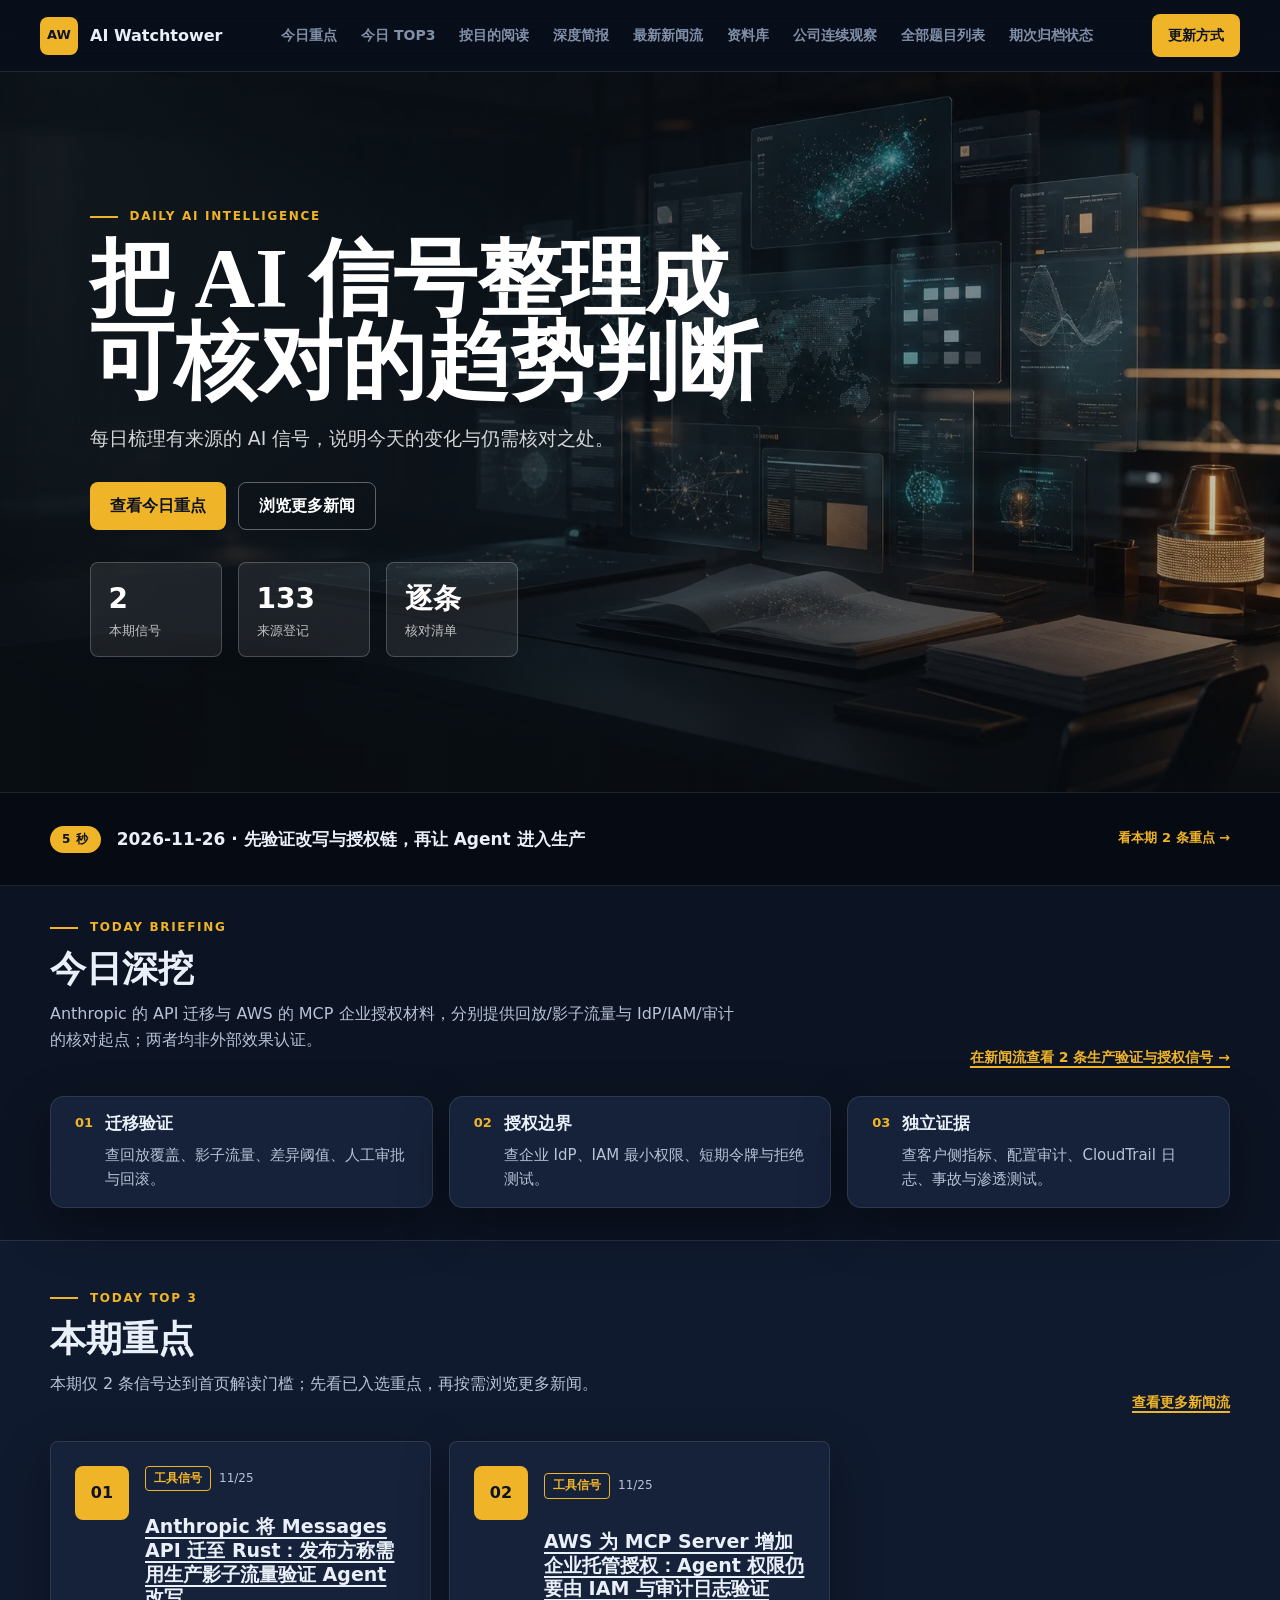
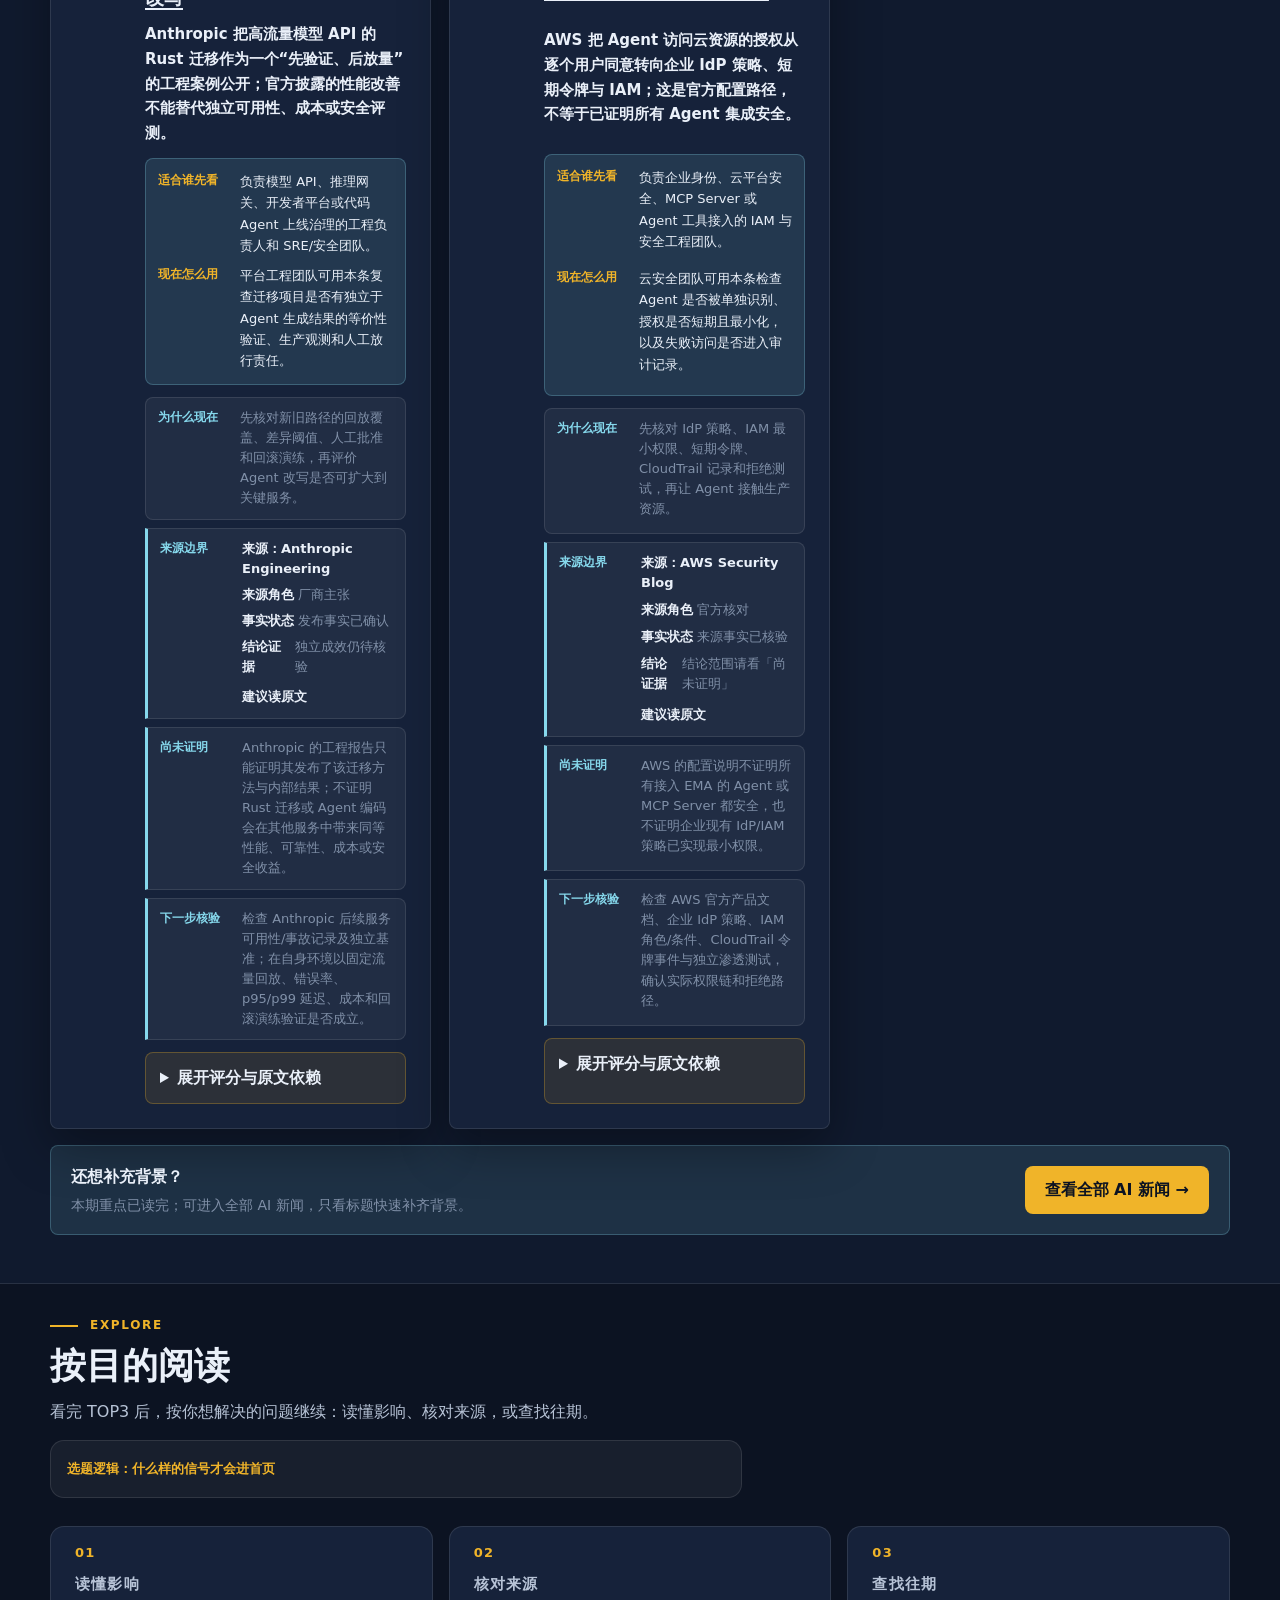
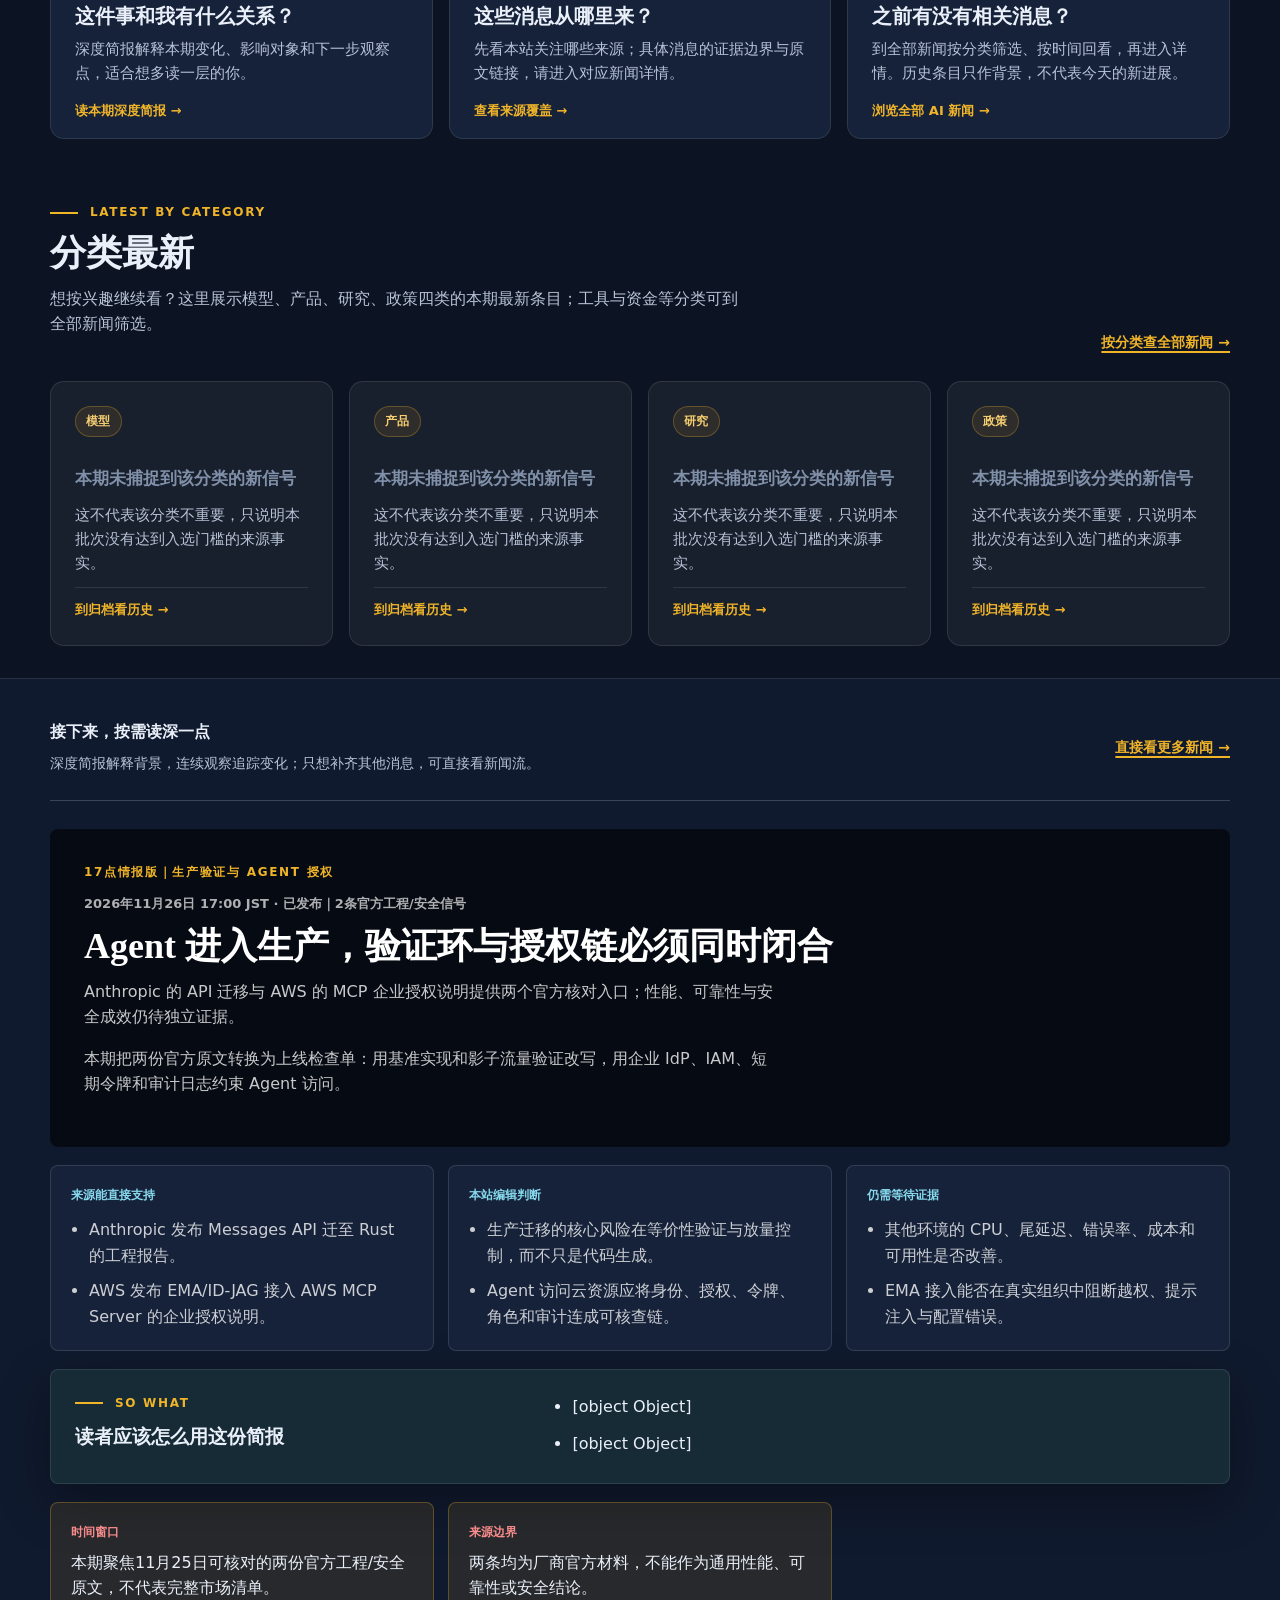
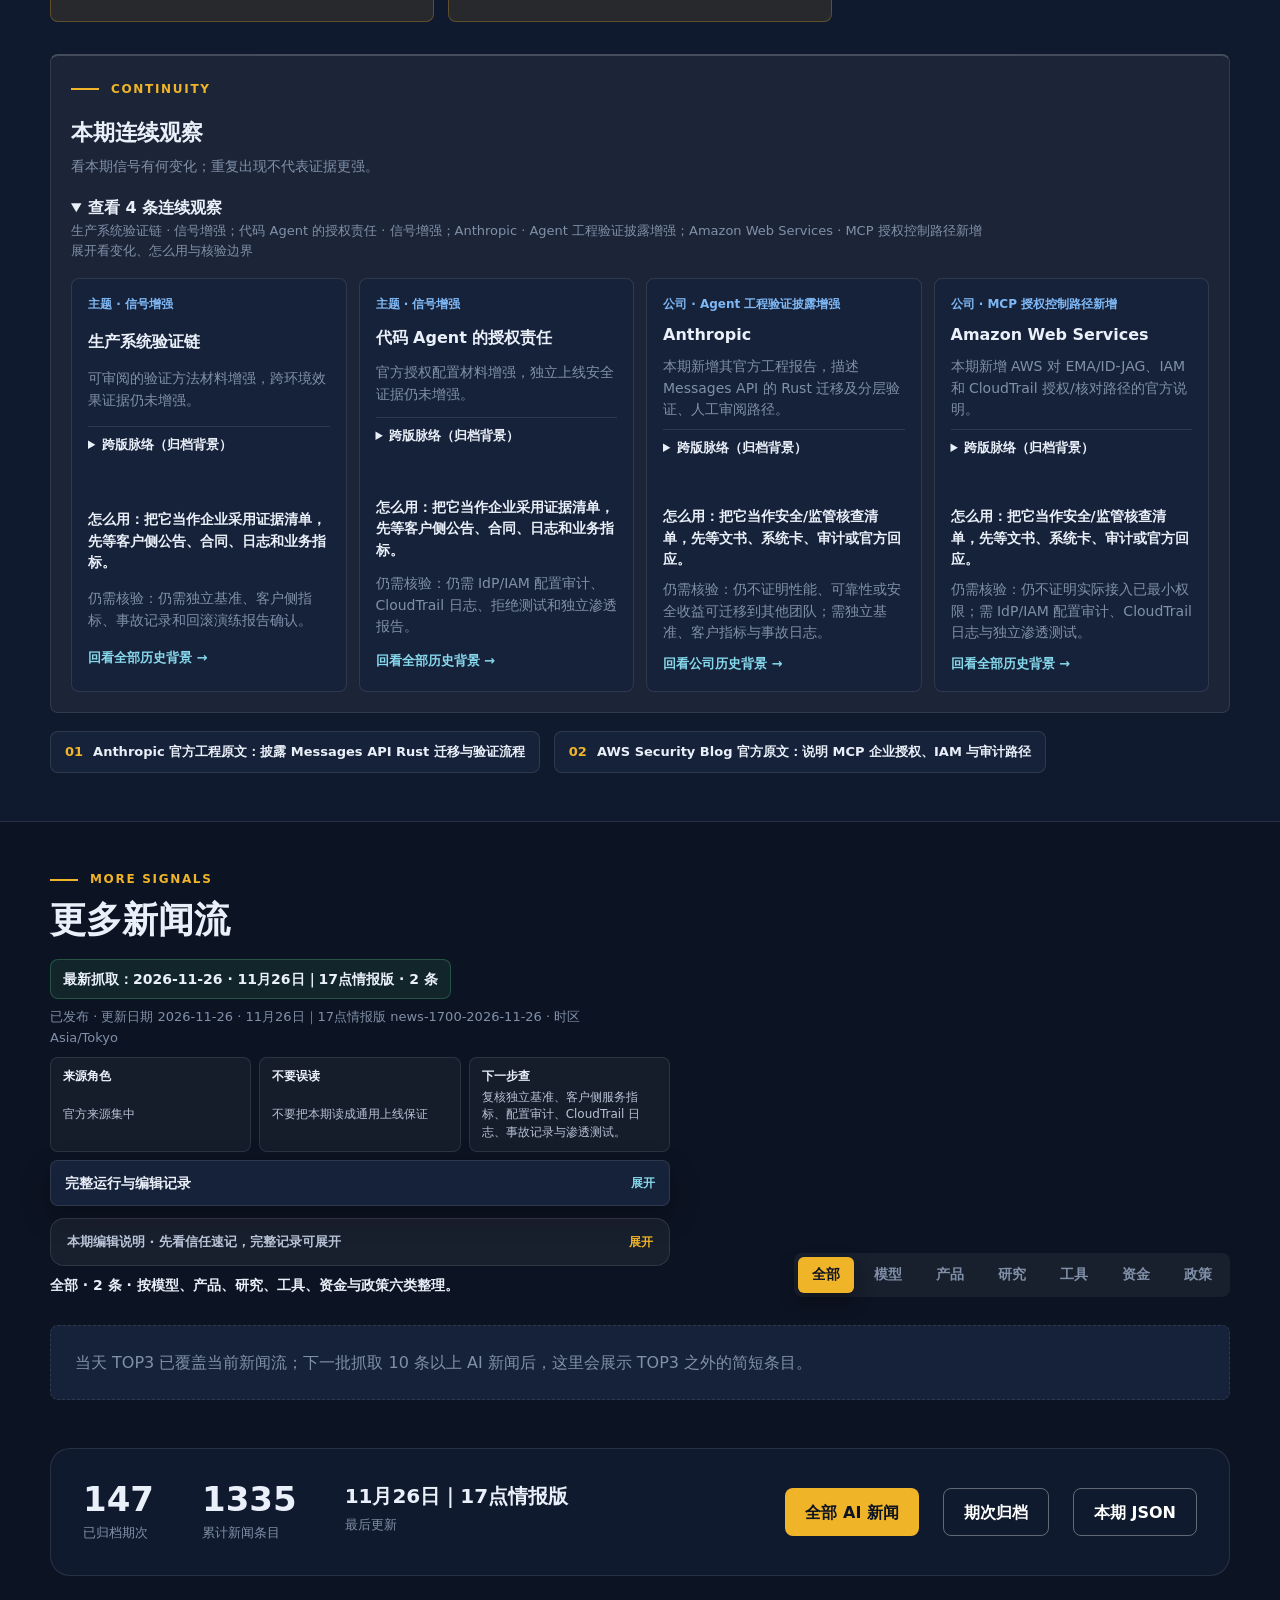
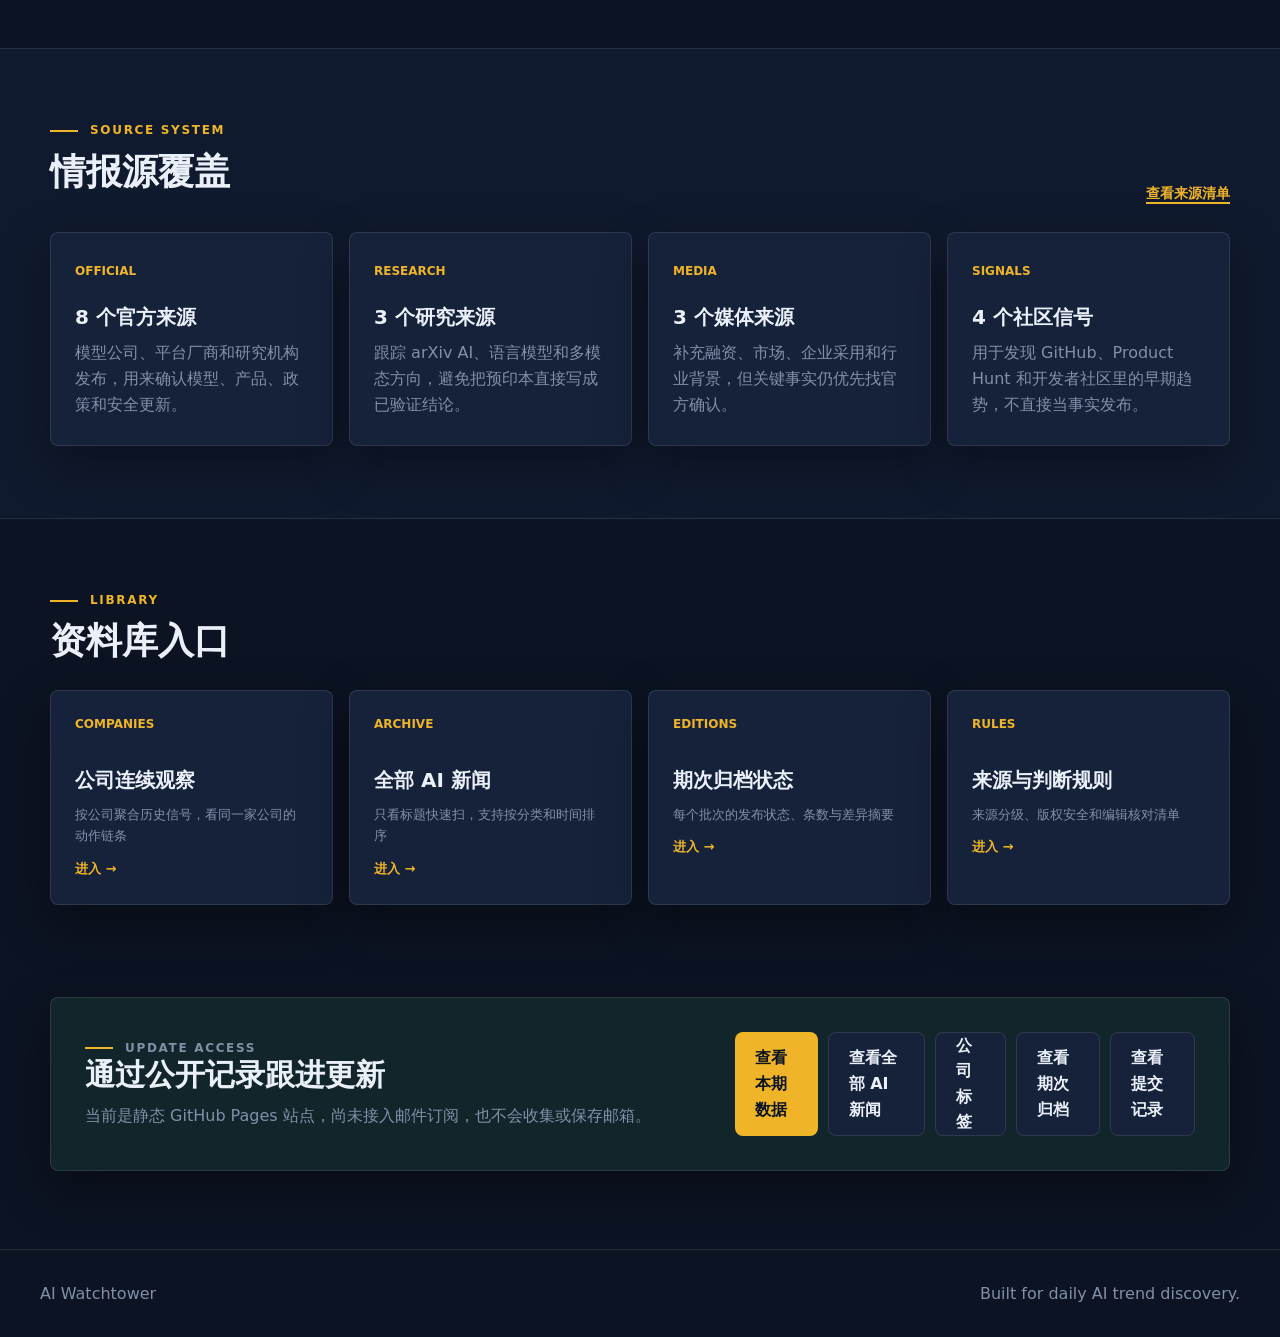
<file: index.html>
<!doctype html>
<html lang="zh-CN">
  <head>
    <meta charset="utf-8" />
    <meta name="viewport" content="width=device-width, initial-scale=1" />
    <meta
      name="description"
      content="AI Watchtower is a daily intelligence dashboard for tracking the newest AI products, research, models, policy, and market movement."
    />
    <meta name="application-name" content="AI Watchtower" />
    <meta name="theme-color" content="#0c1322" />
    <meta name="color-scheme" content="dark" />
    <meta property="og:site_name" content="AI Watchtower" />
    <meta property="og:type" content="website" />
    <meta property="og:locale" content="zh_CN" />
    <meta property="og:title" content="AI Watchtower | AI 趋势研判工作台" />
    <meta
      property="og:description"
      content="用来源分级、趋势判断和核对清单整理 AI 产品、模型、研究与政策信号。"
    />
    <meta property="og:image" content="./assets/ai-intel-hero.jpg" />
    <meta property="og:image:alt" content="AI Watchtower 趋势研判工作台的深色数据看板预览图" />
    <meta name="twitter:card" content="summary_large_image" />
    <meta name="twitter:title" content="AI Watchtower | AI 趋势研判工作台" />
    <meta
      name="twitter:description"
      content="用来源分级、趋势判断和核对清单整理 AI 产品、模型、研究与政策信号。"
    />
    <meta name="twitter:image" content="./assets/ai-intel-hero.jpg" />
    <meta name="twitter:image:alt" content="AI Watchtower 趋势研判工作台的深色数据看板预览图" />
    <title>AI Watchtower | AI 趋势研判工作台</title>
    <link
      rel="preload"
      as="image"
      href="./assets/ai-intel-hero.webp"
      imagesrcset="./assets/ai-intel-hero-900.webp 900w, ./assets/ai-intel-hero.webp 1672w"
      imagesizes="100vw"
      type="image/webp"
    />
    <link rel="stylesheet" href="./styles.css" />
    <script type="application/ld+json">
      {
        "@context": "https://schema.org",
        "@type": "WebSite",
        "name": "AI Watchtower",
        "description": "AI Watchtower is a daily intelligence dashboard for tracking the newest AI products, research, models, policy, and market movement.",
        "inLanguage": "zh-CN",
        "isAccessibleForFree": true
      }
    </script>
  </head>
  <body>
    <a class="skip-link" href="#main-content">跳到主要内容</a>
    <header class="site-header">
      <a class="brand" href="./" aria-label="AI Watchtower 首页">
        <span class="brand-mark">AW</span>
        <span>AI Watchtower</span>
      </a>
      <button
        class="nav-toggle"
        type="button"
        aria-expanded="false"
        aria-controls="siteNav"
        aria-label="打开栏目菜单"
      >
        <span></span>
      </button>
      <nav class="nav-links" id="siteNav" aria-label="AI Watchtower 主要栏目">
        <a href="#today">今日重点</a>
        <a href="#top3">今日 TOP3</a>
        <a href="#explore">按目的阅读</a>
        <a href="#deep-briefing">深度简报</a>
        <a href="#feed">最新新闻流</a>
        <a href="#library">资料库</a>
        <a href="./tags.html">公司连续观察</a>
        <a href="./all-news.html">全部题目列表</a>
        <a href="./archive.html">期次归档状态</a>
      </nav>
      <a class="header-action" href="#updates">更新方式</a>
    </header>

    <main id="main-content">
      <section class="hero">
        <picture class="hero-picture">
          <source
            type="image/webp"
            srcset="./assets/ai-intel-hero-900.webp 900w, ./assets/ai-intel-hero.webp 1672w"
            sizes="100vw"
          />
          <img
            class="hero-media"
            src="./assets/ai-intel-hero.jpg"
            width="1672"
            height="941"
            alt=""
            decoding="async"
            fetchpriority="high"
          />
        </picture>
        <div class="hero-shade"></div>
        <div class="hero-content">
          <p class="eyebrow">Daily AI Intelligence</p>
          <h1>把 AI 信号整理成可核对的趋势判断</h1>
          <p class="hero-copy">
            每日梳理有来源的 AI 信号，说明今天的变化与仍需核对之处。
          </p>
          <div class="hero-actions">
            <a class="button primary" href="#today">查看今日重点</a>
            <a class="button secondary" href="#feed" aria-label="跳到 TOP3 之外的更多新闻流">浏览更多新闻</a>
          </div>
          <dl class="hero-stats" aria-label="本期 AI 情报概况">
            <div>
              <dt id="heroSignalCount">--</dt>
              <dd>本期信号</dd>
            </div>
            <div>
              <dt id="heroSourceCount">--</dt>
              <dd>来源登记</dd>
            </div>
            <div>
              <dt id="heroChecklistMode">逐条</dt>
              <dd>核对清单</dd>
            </div>
          </dl>
        </div>
      </section>

      <section class="today-key" aria-label="5 秒今日要点">
        <div class="today-key-inner">
          <span class="today-key-badge">5 秒</span>
          <p class="today-key-text" id="todayKeyText">正在读取今日要点...</p>
          <a class="today-key-link" id="todayKeyLink" href="#top3">看今日 TOP3 →</a>
        </div>
      </section>

      <section class="section compact" id="today">
        <div class="section-heading row">
          <div>
            <p class="eyebrow">Today Briefing</p>
            <h2>今日深挖</h2>
            <p class="section-copy" id="briefingSummary">正在读取今日简报...</p>
          </div>
          <a class="text-link" href="#feed" id="briefingCta" aria-label="在新闻流查看相关信号">在新闻流查看相关信号 →</a>
        </div>
        <div class="brief-list" id="briefingWatchPoints" aria-label="今日观察点"></div>
      </section>

      <div class="band">
        <section class="section compact" id="top3">
          <div class="section-heading row">
            <div>
              <p class="eyebrow">Today Top 3</p>
              <h2 id="top3Heading">今日 TOP3</h2>
              <p class="section-copy" id="top3Summary">先看新闻本身，再按需展开编辑判断，帮助你快速知道今天最值得关注的三条。</p>
            </div>
            <a class="text-link" href="#feed" aria-label="查看今日 TOP3 之外的更多新闻流">查看更多新闻流</a>
          </div>
          <div class="top-stories" id="topStories">
            <p class="feed-state">正在读取今日 TOP3...</p>
          </div>
          <div class="top3-followup" aria-label="看完今日 TOP3 后的下一步">
            <div>
              <strong id="top3FollowupTitle">想继续看更多？</strong>
              <p id="top3FollowupCopy">看完今天最重要的 3 条后，可以直接进入全部 AI 新闻，只看标题快速扫一遍。</p>
            </div>
            <a class="button primary" href="./all-news.html" aria-label="打开全部 AI 新闻题目列表">查看全部 AI 新闻 →</a>
          </div>
        </section>
      </div>

      <section class="section compact" id="explore">
        <div class="section-heading">
          <p class="eyebrow">Explore</p>
          <h2>按目的阅读</h2>
          <p class="section-copy">
            看完 TOP3 后，按你想解决的问题继续：读懂影响、核对来源，或查找往期。
          </p>
          <details class="explore-note">
            <summary>选题逻辑：什么样的信号才会进首页</summary>
            <p>
              AI Watchtower 不追求把所有官方更新铺满首页，而是优先选择能写成事件简报的信号：有明确变化、冲突张力、关键数字、影响对象和可核对来源。
            </p>
            <ul>
              <li><strong>范式变化</strong>模型、Agent、开发工具或工作流改变原有组织方式，而不是普通功能更新。</li>
              <li><strong>战略风险</strong>监管、安全、主权 AI、模型访问或供应连续性发生变化。</li>
              <li><strong>部署证据</strong>企业、政府、医疗、金融或教育场景出现可审计的真实采用信号。</li>
              <li><strong>开发者冲击</strong>开源项目、SDK、CLI、协议或基础设施改变 AI 开发和运维方式。</li>
            </ul>
          </details>
        </div>
        <div class="explore-grid">
          <article>
            <span class="explore-index">01</span>
            <p class="explore-kicker">读懂影响</p>
            <h3>这件事和我有什么关系？</h3>
            <p>深度简报解释本期变化、影响对象和下一步观察点，适合想多读一层的你。</p>
            <a href="#deep-briefing">读本期深度简报 →</a>
          </article>
          <article>
            <span class="explore-index">02</span>
            <p class="explore-kicker">核对来源</p>
            <h3>这些消息从哪里来？</h3>
            <p>先看本站关注哪些来源；具体消息的证据边界与原文链接，请进入对应新闻详情。</p>
            <a href="#sources">查看来源覆盖 →</a>
          </article>
          <article>
            <span class="explore-index">03</span>
            <p class="explore-kicker">查找往期</p>
            <h3>之前有没有相关消息？</h3>
            <p>到全部新闻按分类筛选、按时间回看，再进入详情。历史条目只作背景，不代表今天的新进展。</p>
            <a href="./all-news.html">浏览全部 AI 新闻 →</a>
          </article>
        </div>
      </section>

      <section class="section compact" id="categories">
        <div class="section-heading row">
          <div>
            <p class="eyebrow">Latest by Category</p>
            <h2>分类最新</h2>
            <p class="section-copy">想按兴趣继续看？这里展示模型、产品、研究、政策四类的本期最新条目；工具与资金等分类可到全部新闻筛选。</p>
          </div>
          <a class="text-link" href="./all-news.html">按分类查全部新闻 →</a>
        </div>
        <div class="category-highlights" id="categoryHighlights">
          <p class="feed-state">正在读取分类最新...</p>
        </div>
      </section>

      <div class="band">
        <section class="section deep-briefing" id="deep-briefing">
          <div class="reading-pause" aria-label="选择接下来的阅读深度">
            <p><strong>接下来，按需读深一点</strong><span>深度简报解释背景，连续观察追踪变化；只想补齐其他消息，可直接看新闻流。</span></p>
            <a class="text-link" href="#feed">直接看更多新闻 →</a>
          </div>
          <div class="deep-hero">
            <p class="eyebrow" id="deepKicker">Incident Briefing</p>
            <p class="deep-date" id="deepDate">正在读取期次...</p>
            <h2 id="deepTitle">深度简报</h2>
            <p id="deepSubtitle" class="deep-subtitle">正在读取站内解读结构...</p>
            <p id="deepOverview" class="deep-overview"></p>
            <dl class="deep-metrics" id="deepMetrics" aria-label="深度简报关键数字"></dl>
          </div>
          <div class="deep-source-frame" id="deepSourceFrame" aria-label="本期来源与判断边界"></div>
          <div class="deep-timeline" id="deepTimeline" aria-label="深度简报时间线"></div>
          <div class="deep-sections" id="deepSections"></div>
          <div class="deep-actions">
            <div>
              <p class="eyebrow">So What</p>
              <h3>读者应该怎么用这份简报</h3>
            </div>
            <ul id="deepActions"></ul>
          </div>
          <div class="deep-limits" id="deepLimits" aria-label="本期覆盖边界"></div>
          <div class="continuity-brief" id="continuityBrief" aria-label="本期连续观察"></div>
          <div class="deep-references" id="deepReferences" aria-label="深度简报参考来源"></div>
        </section>
      </div>

      <section class="section" id="feed">
        <div class="section-heading row">
          <div>
            <p class="eyebrow">More Signals</p>
            <h2>更多新闻流</h2>
            <p class="latest-capture" id="latestCapture">正在确认最新抓取批次...</p>
            <div class="data-status" id="newsMeta">正在读取新闻数据...</div>
            <details class="editor-notes" aria-label="本期编辑说明">
              <summary>本期编辑说明 · 先看信任速记，完整记录可展开</summary>
              <div class="editor-notes-body">
              <div class="reader-frame" id="readerFrame" aria-label="本期读者使用框架"></div>
              <div class="edition-change" id="editionChange" aria-label="本期相对上一批次的变化"></div>
              <div class="coverage-mix" id="coverageMix" aria-label="本期覆盖结构"></div>
              <div class="trend-notes" id="trendNotes" aria-label="跨期趋势提示"></div>
              <div class="boundary-digest" id="boundaryDigest" aria-label="阅读边界速览"></div>
              <details class="editor-boundary-details">
                <summary>完整边界记录 · 来源、过度解读与连续观察</summary>
                <div class="editor-boundary-body">
                  <div class="overread-boundary" id="overreadBoundary" aria-label="本期不要过度解读提示"></div>
                  <div class="source-risk" id="sourceRisk" aria-label="本期来源集中度提示"></div>
                  <div class="topic-continuity" id="topicContinuity" aria-label="主题连续观察提示"></div>
                  <div class="company-continuity" id="companyContinuity" aria-label="公司连续观察提示"></div>
                  <div class="source-families" id="sourceFamilies" aria-label="本期来源族群"></div>
                </div>
              </details>
              <div class="topic-groups" id="topicGroups" aria-label="本期主题分组"></div>
              </div>
            </details>
            <p class="category-status" id="categoryMeta">正在读取分类说明...</p>
          </div>
          <div class="filter-tabs" role="tablist" aria-label="按主题筛选更多新闻流">
            <button
              class="active"
              id="filter-all"
              type="button"
              role="tab"
              aria-controls="newsGrid"
              aria-selected="true"
              data-filter="all"
            >
              全部
            </button>
            <button
              id="filter-model"
              type="button"
              role="tab"
              aria-controls="newsGrid"
              aria-selected="false"
              tabindex="-1"
              data-filter="model"
            >
              模型
            </button>
            <button
              id="filter-product"
              type="button"
              role="tab"
              aria-controls="newsGrid"
              aria-selected="false"
              tabindex="-1"
              data-filter="product"
            >
              产品
            </button>
            <button
              id="filter-research"
              type="button"
              role="tab"
              aria-controls="newsGrid"
              aria-selected="false"
              tabindex="-1"
              data-filter="research"
            >
              研究
            </button>
            <button
              id="filter-tool"
              type="button"
              role="tab"
              aria-controls="newsGrid"
              aria-selected="false"
              tabindex="-1"
              data-filter="tool"
            >
              工具
            </button>
            <button
              id="filter-funding"
              type="button"
              role="tab"
              aria-controls="newsGrid"
              aria-selected="false"
              tabindex="-1"
              data-filter="funding"
            >
              资金
            </button>
            <button
              id="filter-policy"
              type="button"
              role="tab"
              aria-controls="newsGrid"
              aria-selected="false"
              tabindex="-1"
              data-filter="policy"
            >
              政策
            </button>
          </div>
        </div>
        <div
          class="news-grid"
          id="newsGrid"
          role="tabpanel"
          aria-labelledby="filter-all"
          aria-live="polite"
        >
          <noscript>
            <p class="feed-state">
              当前浏览器未启用 JavaScript，无法生成新闻卡片。你仍可
              <a href="./all-news.html">查看全部历史 AI 新闻</a>。
            </p>
          </noscript>
        </div>
      </section>

      <section class="archive-stats" id="archive-stats" aria-label="归档规模">
        <dl>
          <div>
            <dt id="archiveEditionCount">--</dt>
            <dd>已归档期次</dd>
          </div>
          <div>
            <dt id="archiveItemCount">--</dt>
            <dd>累计新闻条目</dd>
          </div>
          <div>
            <dt id="archiveUpdatedAt">--</dt>
            <dd>最后更新</dd>
          </div>
        </dl>
        <div class="archive-stats-links">
          <a class="button primary" href="./all-news.html">全部 AI 新闻</a>
          <a class="button secondary" href="./archive.html">期次归档</a>
          <a class="button secondary" href="./data/news.json">本期 JSON</a>
        </div>
      </section>

      <div class="band">
        <section class="section source-board" id="sources">
          <div class="section-heading row">
            <div>
              <p class="eyebrow">Source System</p>
              <h2>情报源覆盖</h2>
            </div>
            <a class="text-link" href="./data/sources.json">查看来源清单</a>
          </div>
          <div class="source-grid" aria-label="AI intelligence source coverage">
            <article>
              <span>Official</span>
              <strong>8 个官方来源</strong>
              <p>模型公司、平台厂商和研究机构发布，用来确认模型、产品、政策和安全更新。</p>
            </article>
            <article>
              <span>Research</span>
              <strong>3 个研究来源</strong>
              <p>跟踪 arXiv AI、语言模型和多模态方向，避免把预印本直接写成已验证结论。</p>
            </article>
            <article>
              <span>Media</span>
              <strong>3 个媒体来源</strong>
              <p>补充融资、市场、企业采用和行业背景，但关键事实仍优先找官方确认。</p>
            </article>
            <article>
              <span>Signals</span>
              <strong>4 个社区信号</strong>
              <p>用于发现 GitHub、Product Hunt 和开发者社区里的早期趋势，不直接当事实发布。</p>
            </article>
          </div>
        </section>
      </div>

      <section class="section" id="library">
        <div class="section-heading">
          <p class="eyebrow">Library</p>
          <h2>资料库入口</h2>
        </div>
        <div class="library-grid">
          <article>
            <span>Companies</span>
            <strong>公司连续观察</strong>
            <small>按公司聚合历史信号，看同一家公司的动作链条</small>
            <a href="./tags.html">进入 →</a>
          </article>
          <article>
            <span>Archive</span>
            <strong>全部 AI 新闻</strong>
            <small>只看标题快速扫，支持按分类和时间排序</small>
            <a href="./all-news.html">进入 →</a>
          </article>
          <article>
            <span>Editions</span>
            <strong>期次归档状态</strong>
            <small>每个批次的发布状态、条数与差异摘要</small>
            <a href="./archive.html">进入 →</a>
          </article>
          <article>
            <span>Rules</span>
            <strong>来源与判断规则</strong>
            <small>来源分级、版权安全和编辑核对清单</small>
            <a href="https://github.com/fengchuanli/AI_Watchtower/tree/main/docs" target="_blank" rel="noopener noreferrer">进入 →</a>
          </article>
        </div>
      </section>

      <section class="subscribe" id="updates">
        <div>
          <p class="eyebrow">Update Access</p>
          <h2>通过公开记录跟进更新</h2>
          <p>当前是静态 GitHub Pages 站点，尚未接入邮件订阅，也不会收集或保存邮箱。</p>
        </div>
        <div class="update-links" aria-label="AI Watchtower 更新入口">
          <a class="button primary" href="./data/news.json">查看本期数据</a>
          <a class="button secondary" href="./all-news.html" aria-label="打开全部 AI 新闻题目列表">查看全部 AI 新闻</a>
          <a class="button secondary" href="./tags.html">公司标签</a>
          <a class="button secondary" href="./archive.html">查看期次归档</a>
          <a
            class="button secondary"
            href="https://github.com/fengchuanli/AI_Watchtower/commits/main/"
            target="_blank"
            rel="noopener noreferrer"
          >
            查看提交记录
          </a>
        </div>
      </section>
    </main>

    <footer class="site-footer">
      <span>AI Watchtower</span>
      <span>Built for daily AI trend discovery.</span>
    </footer>

    <script src="./nav.js" defer></script>
    <script src="./app.js"></script>
  </body>
</html>
</file>
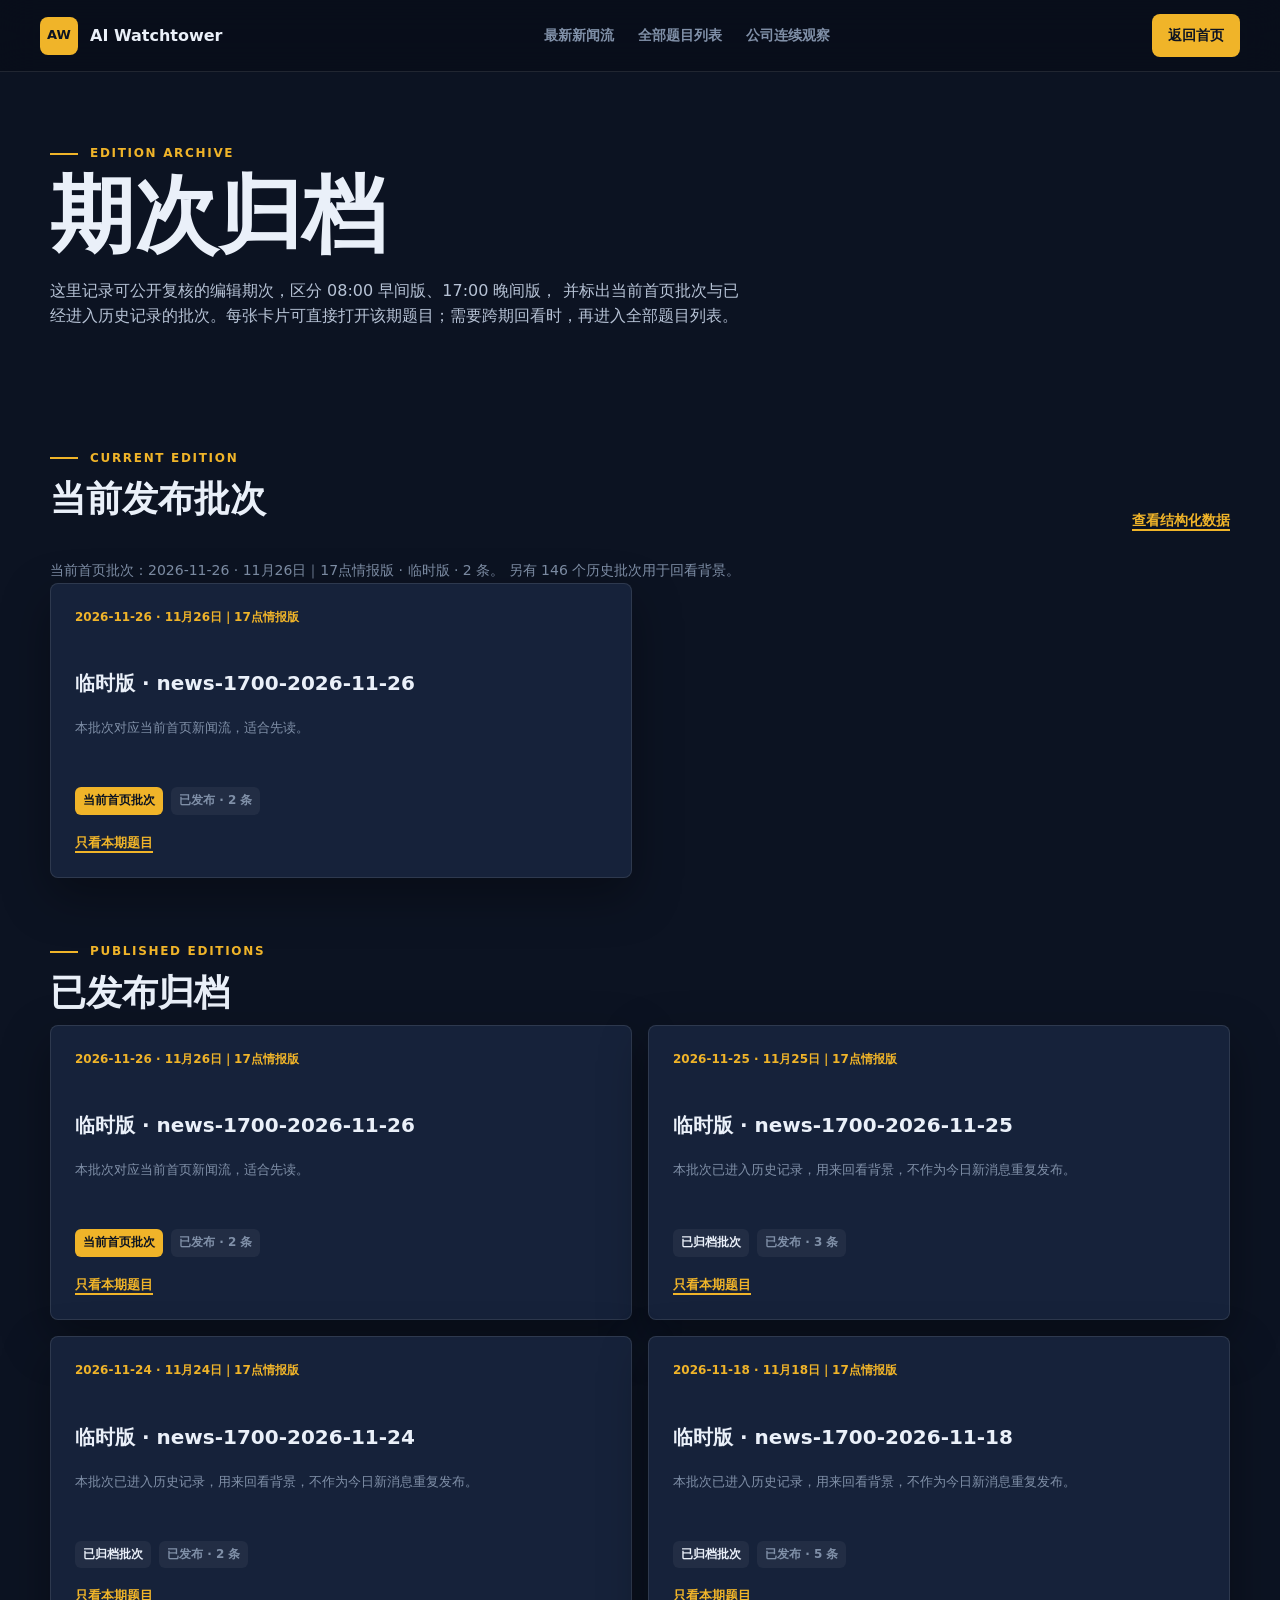
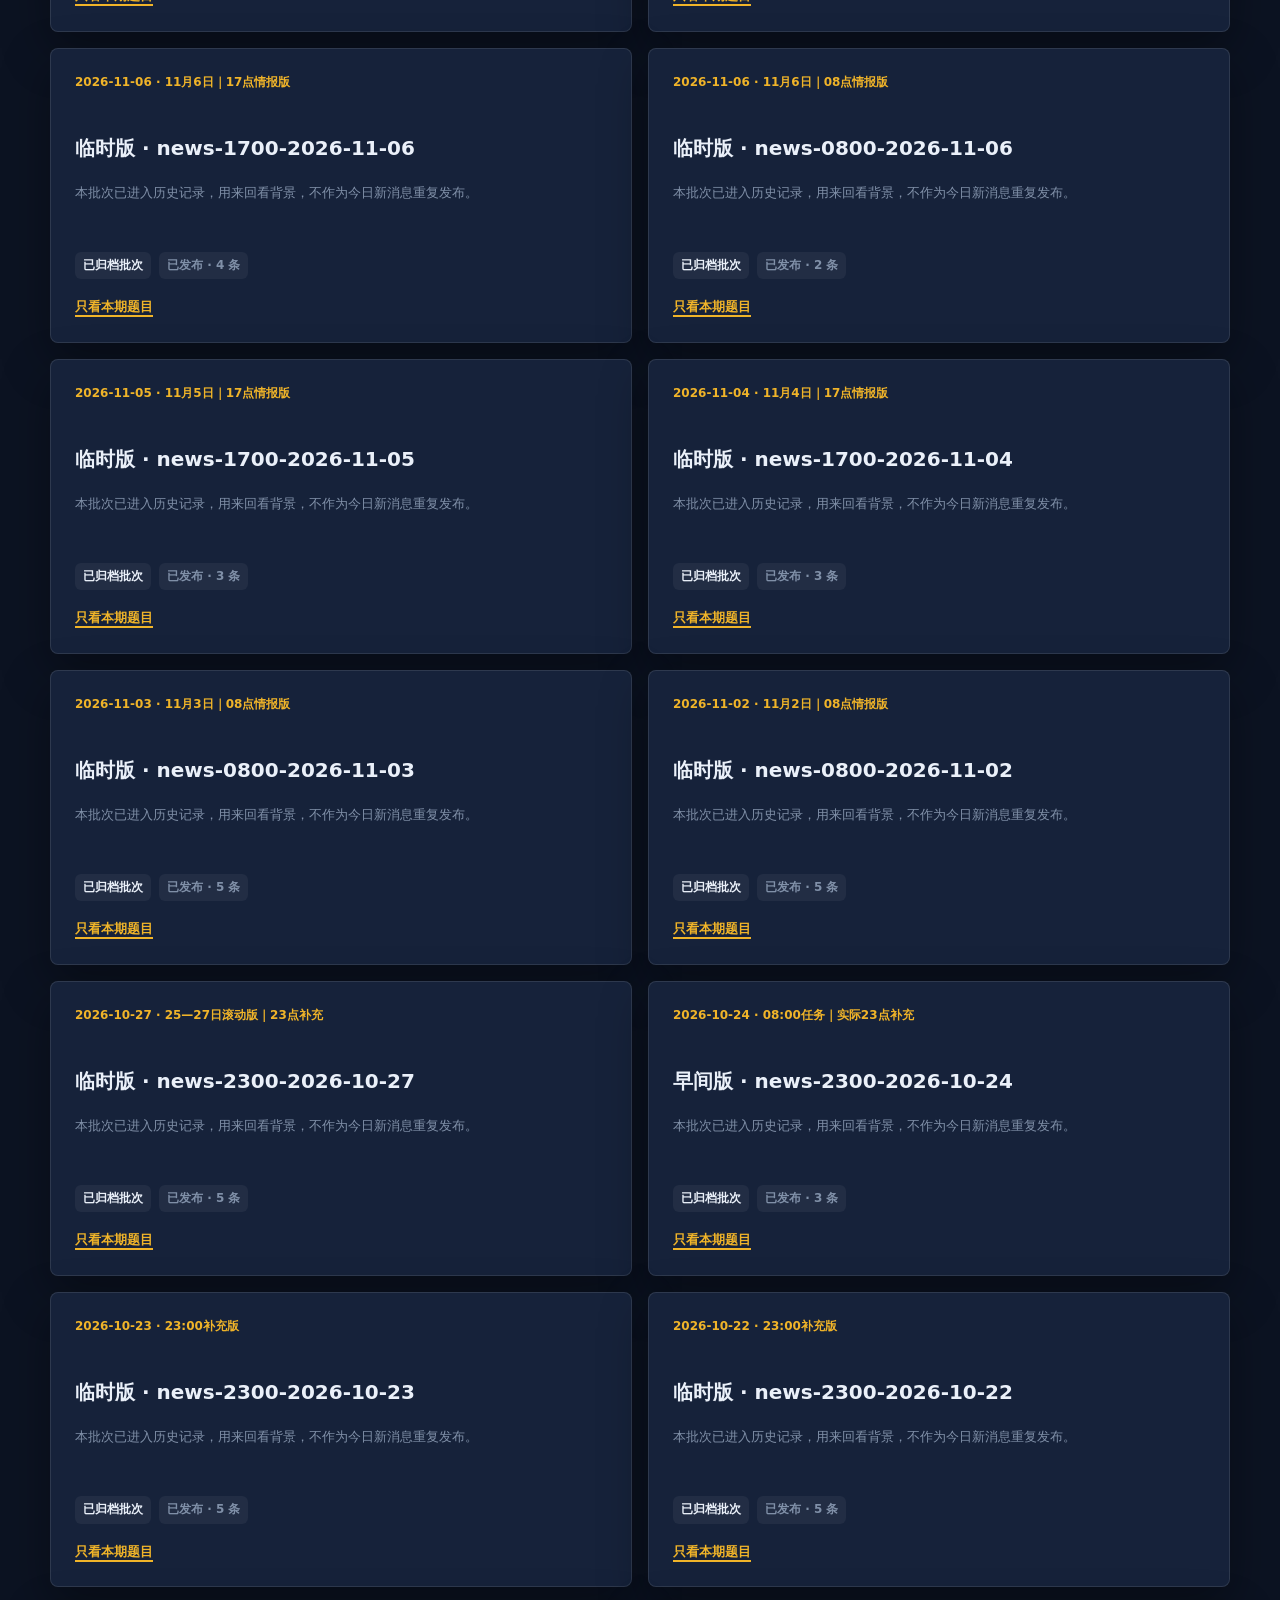
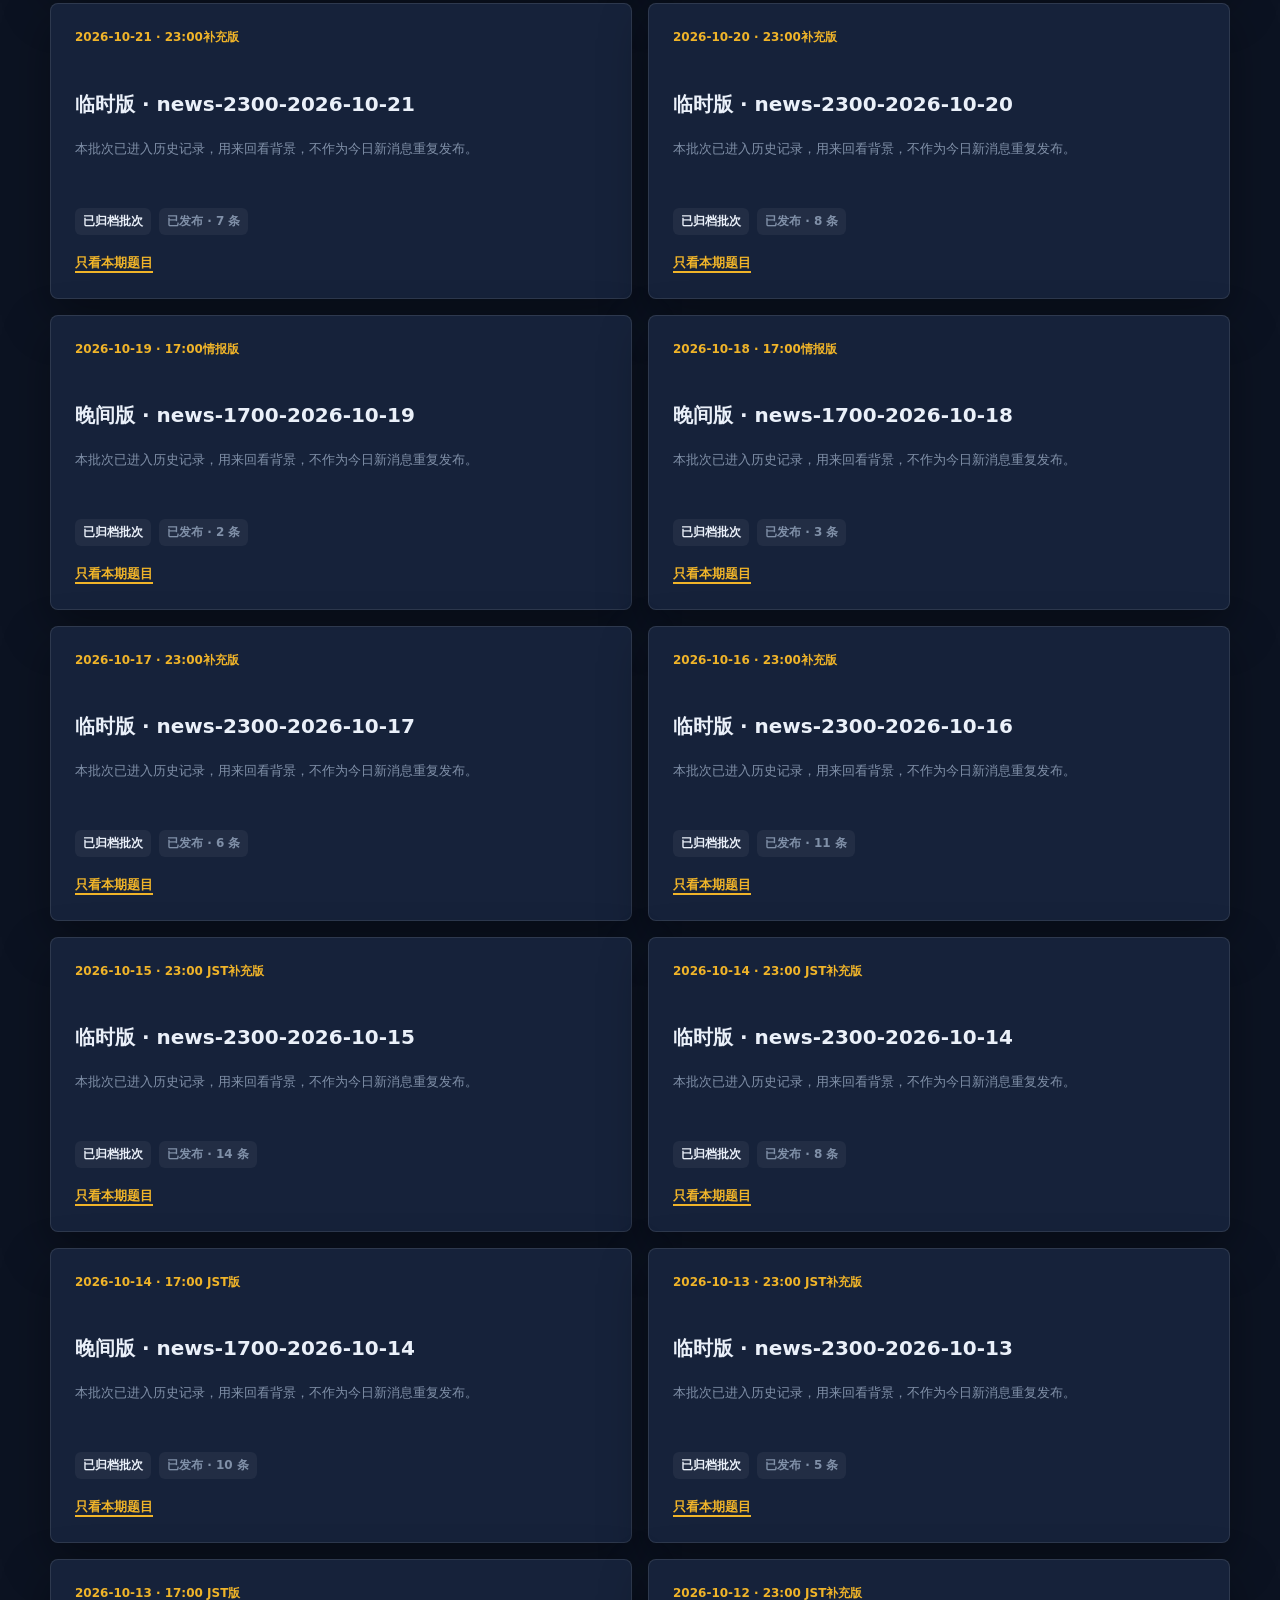
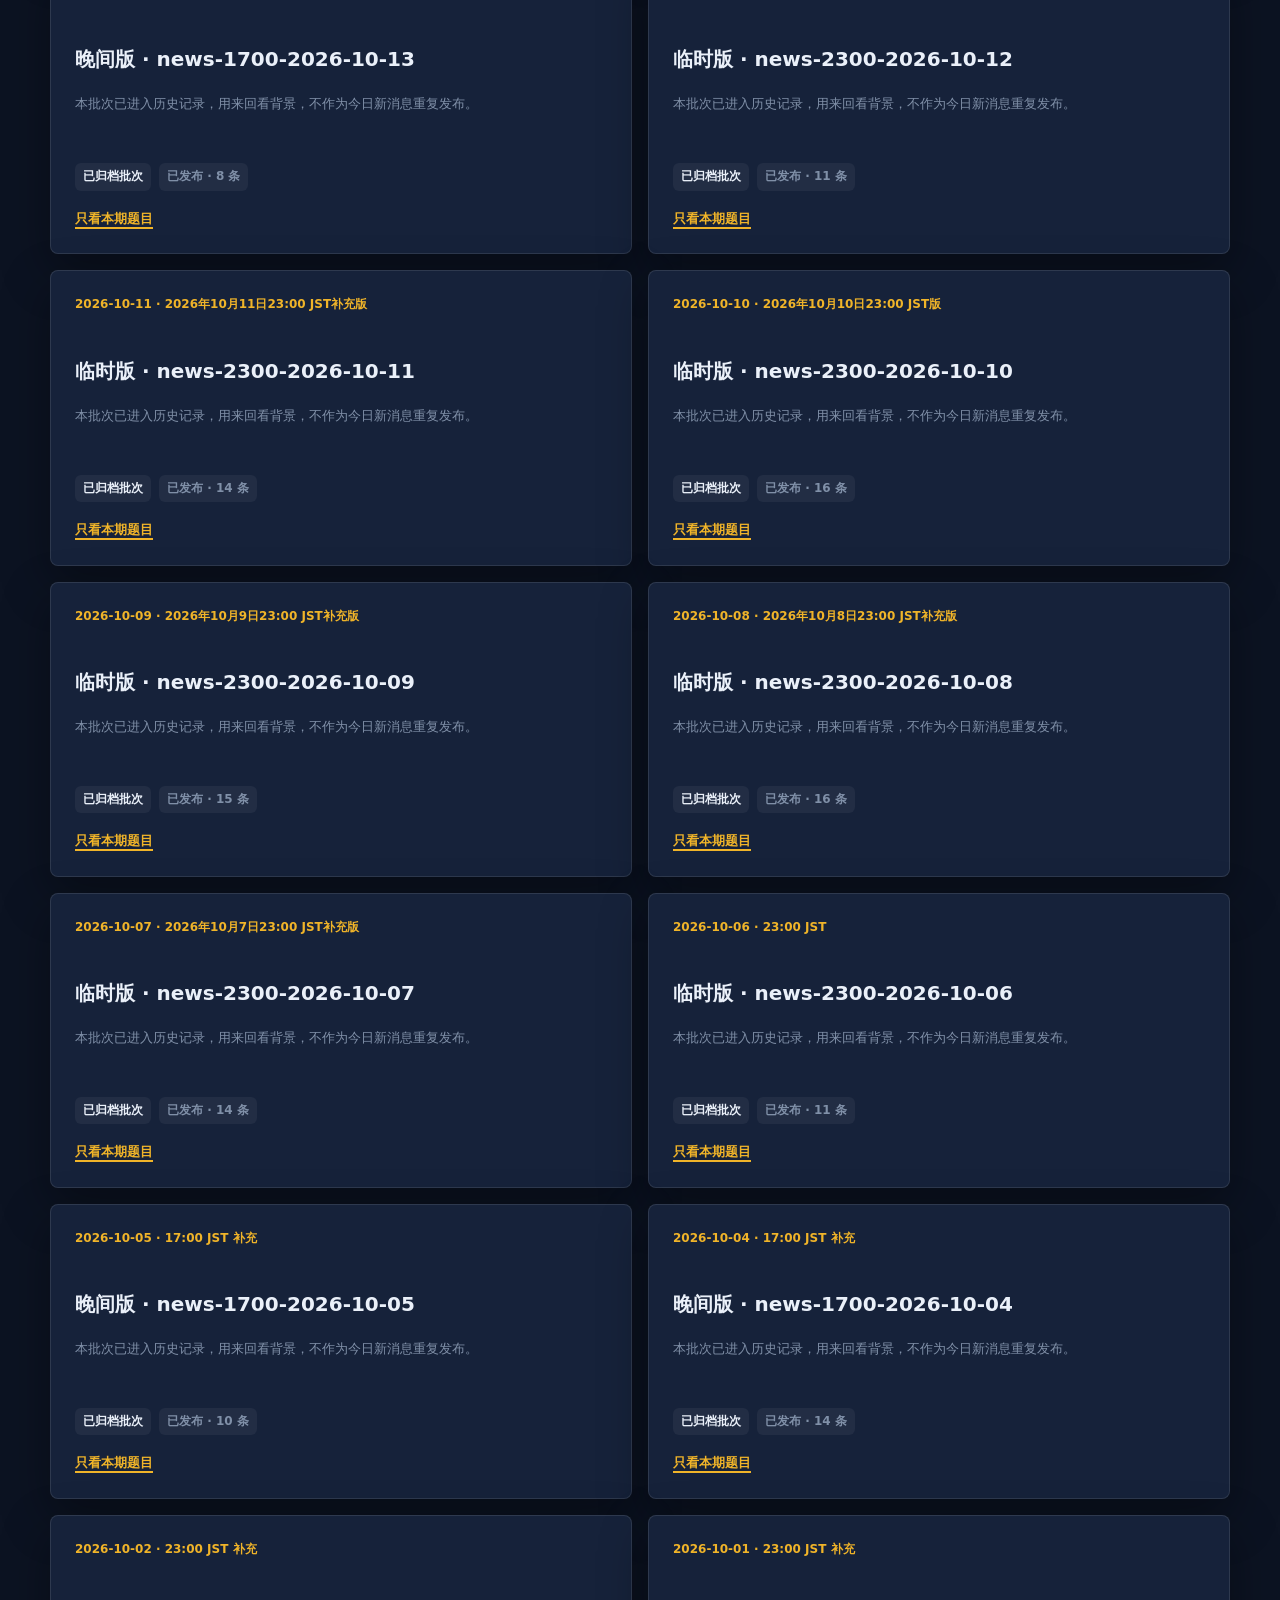
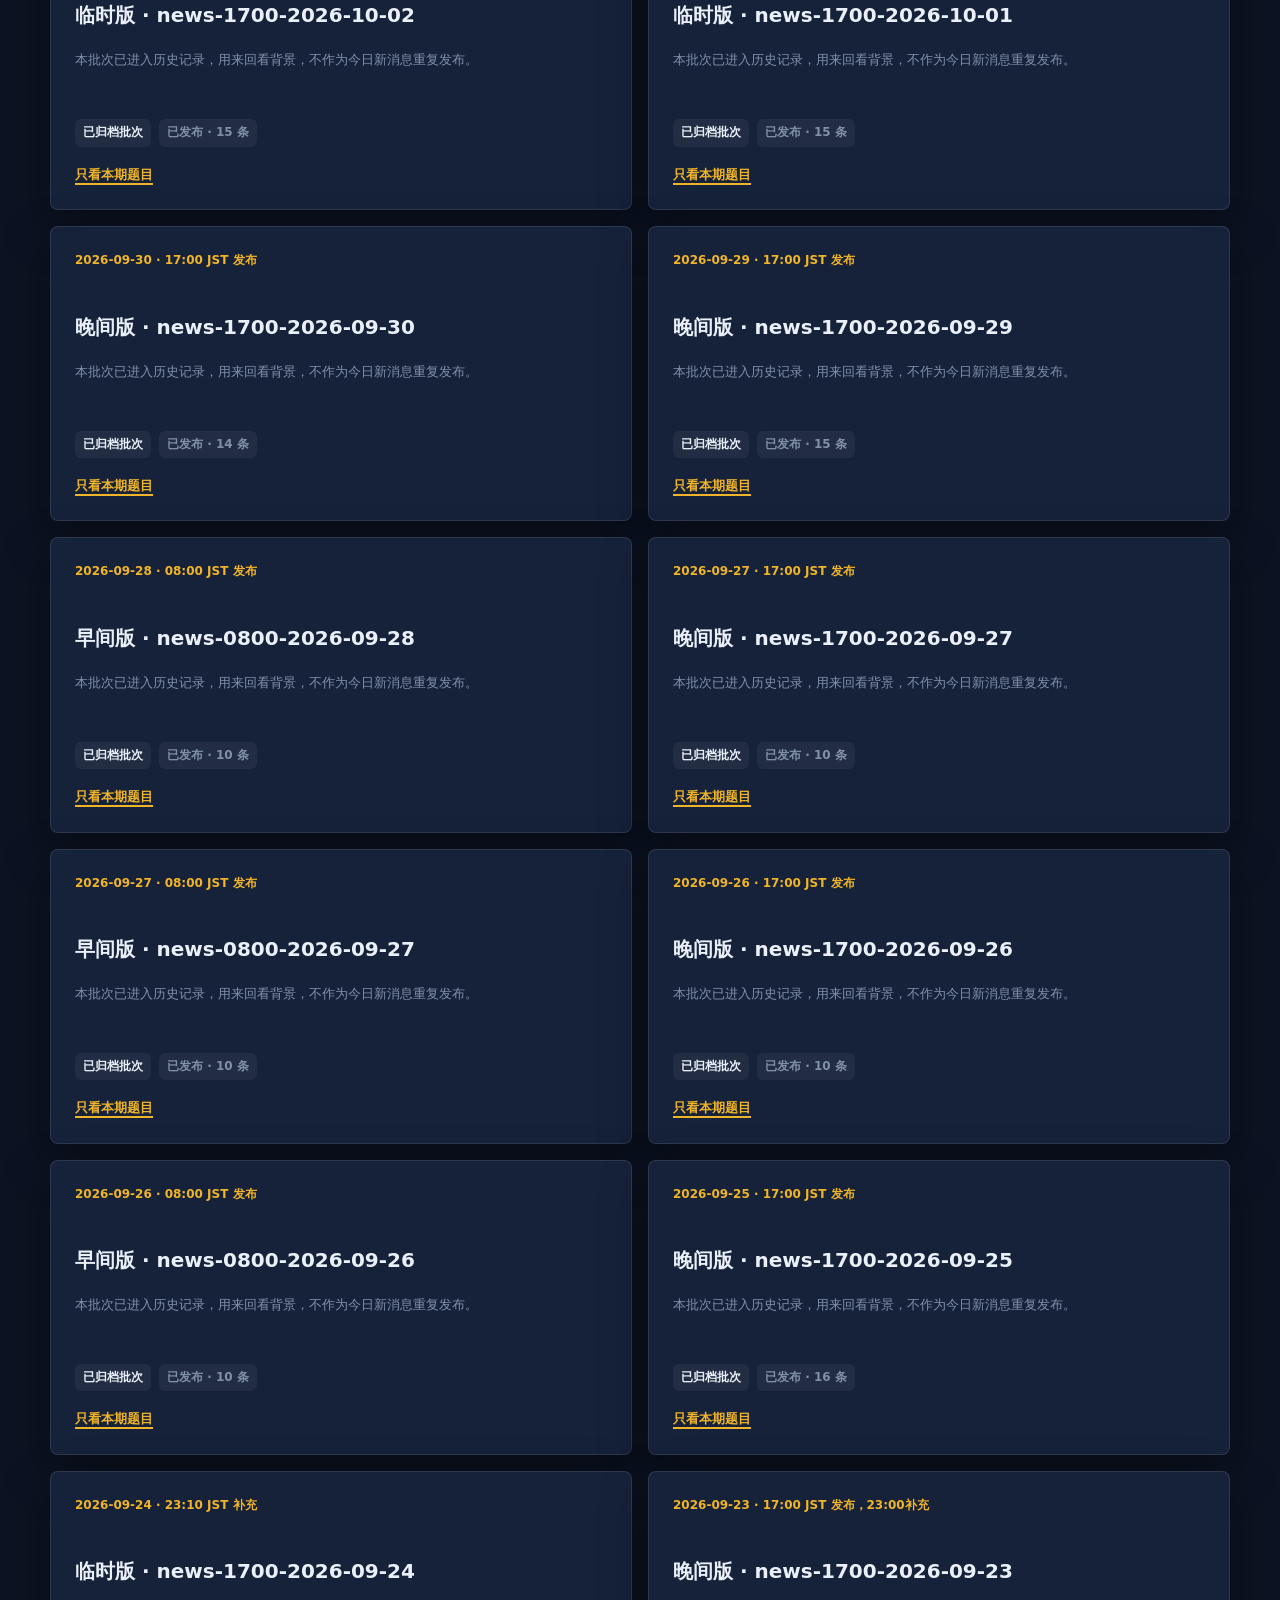
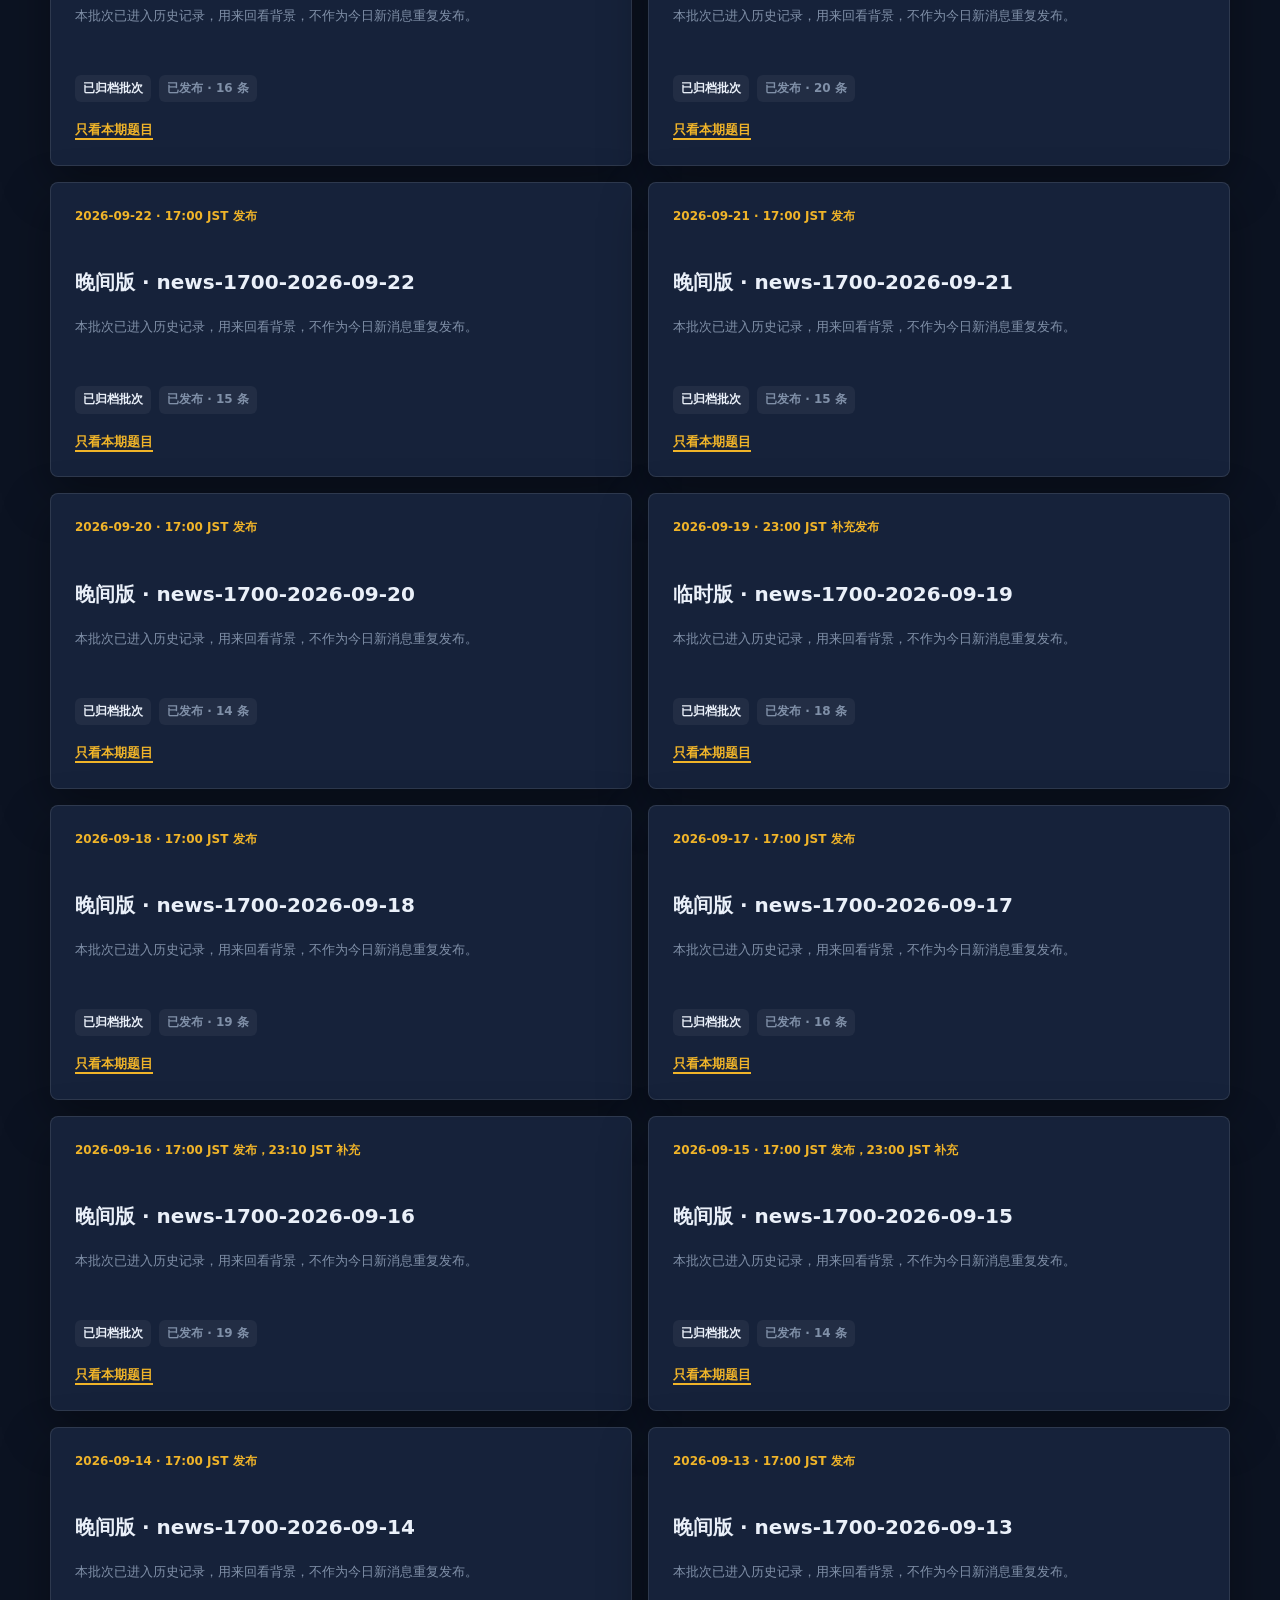
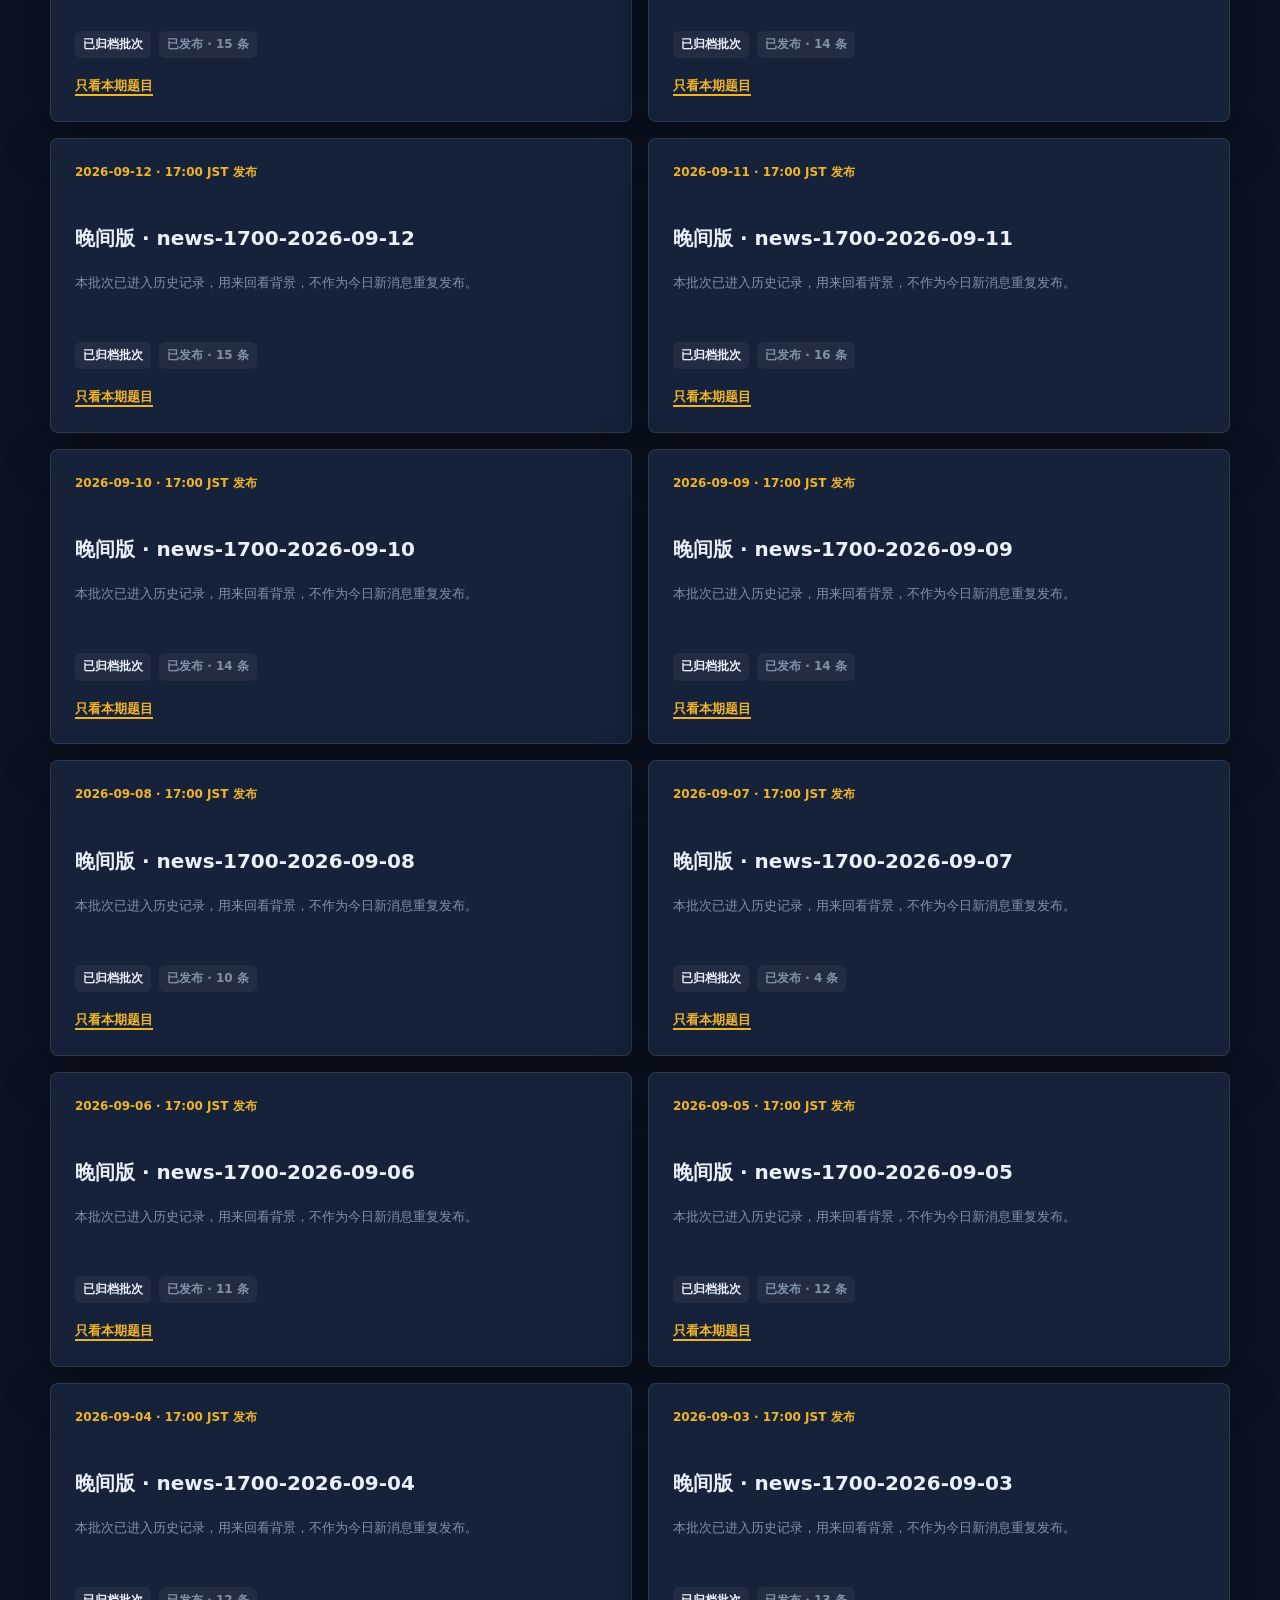
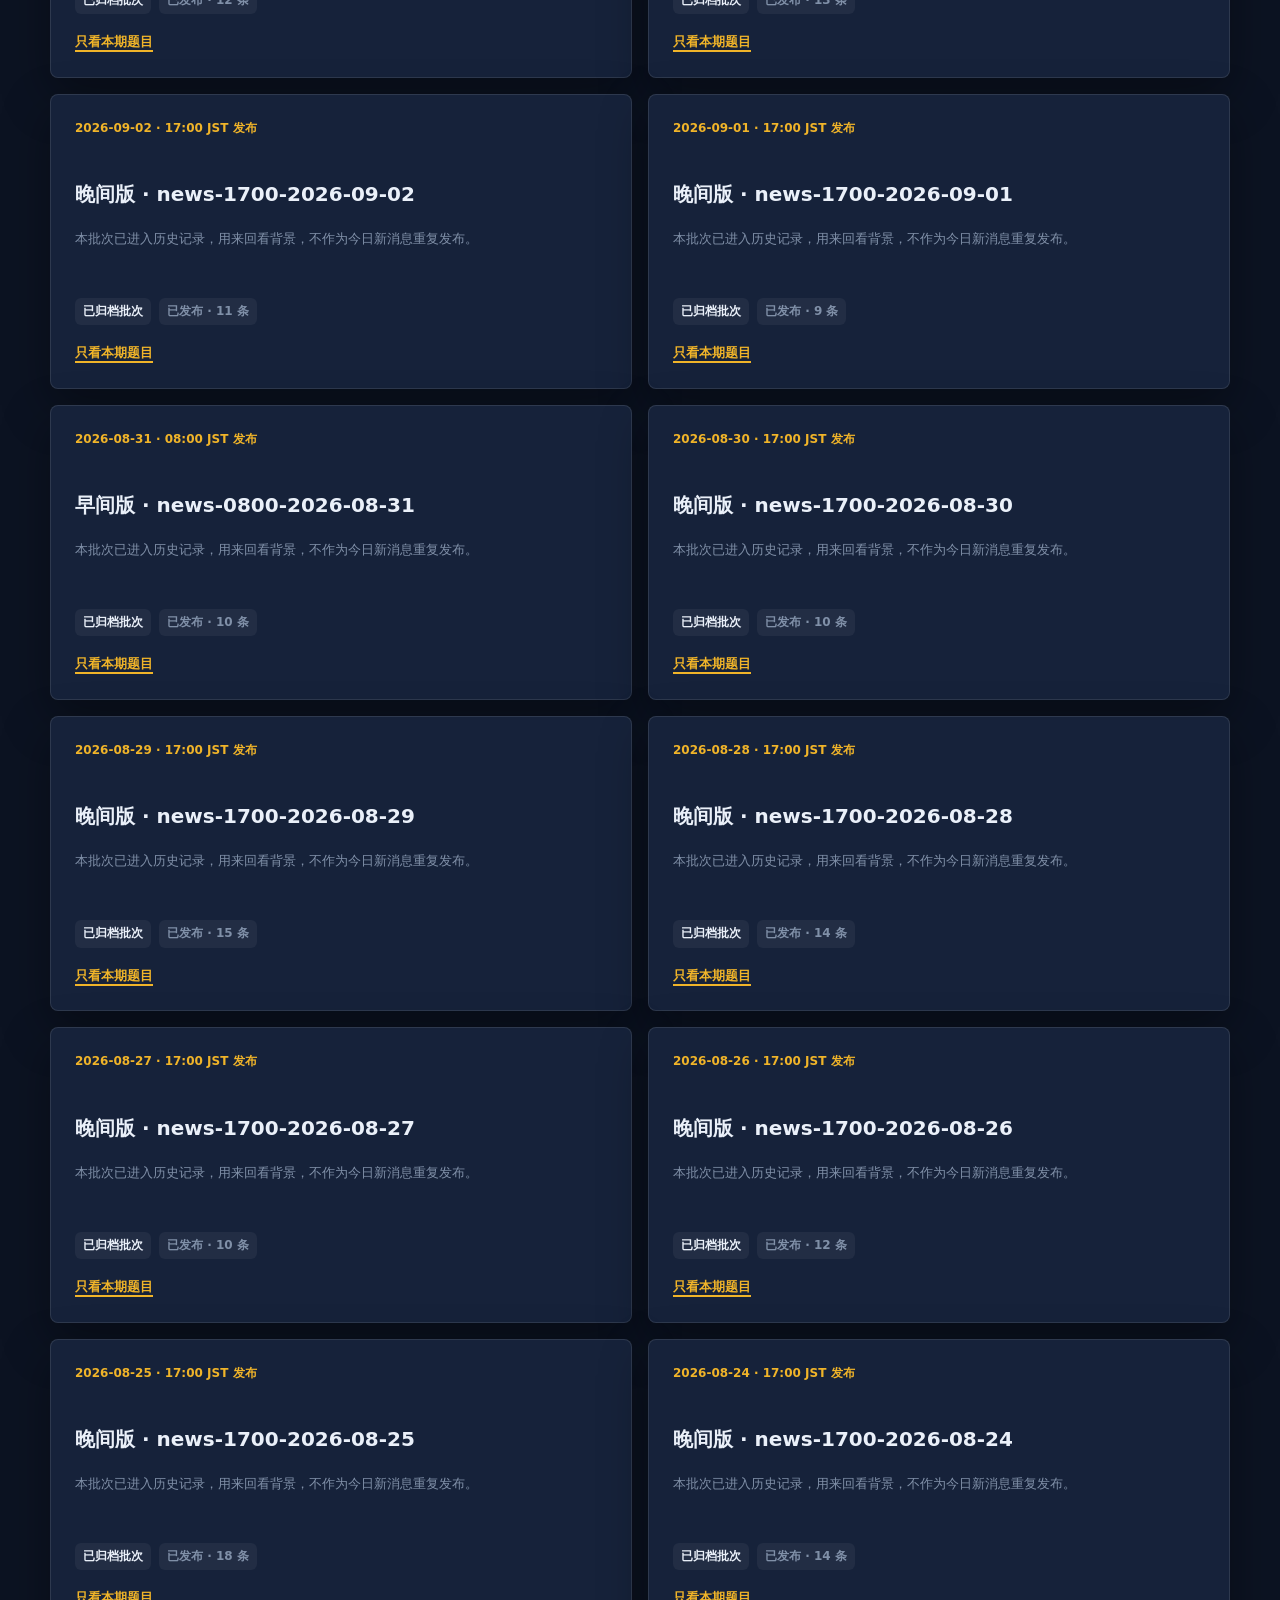
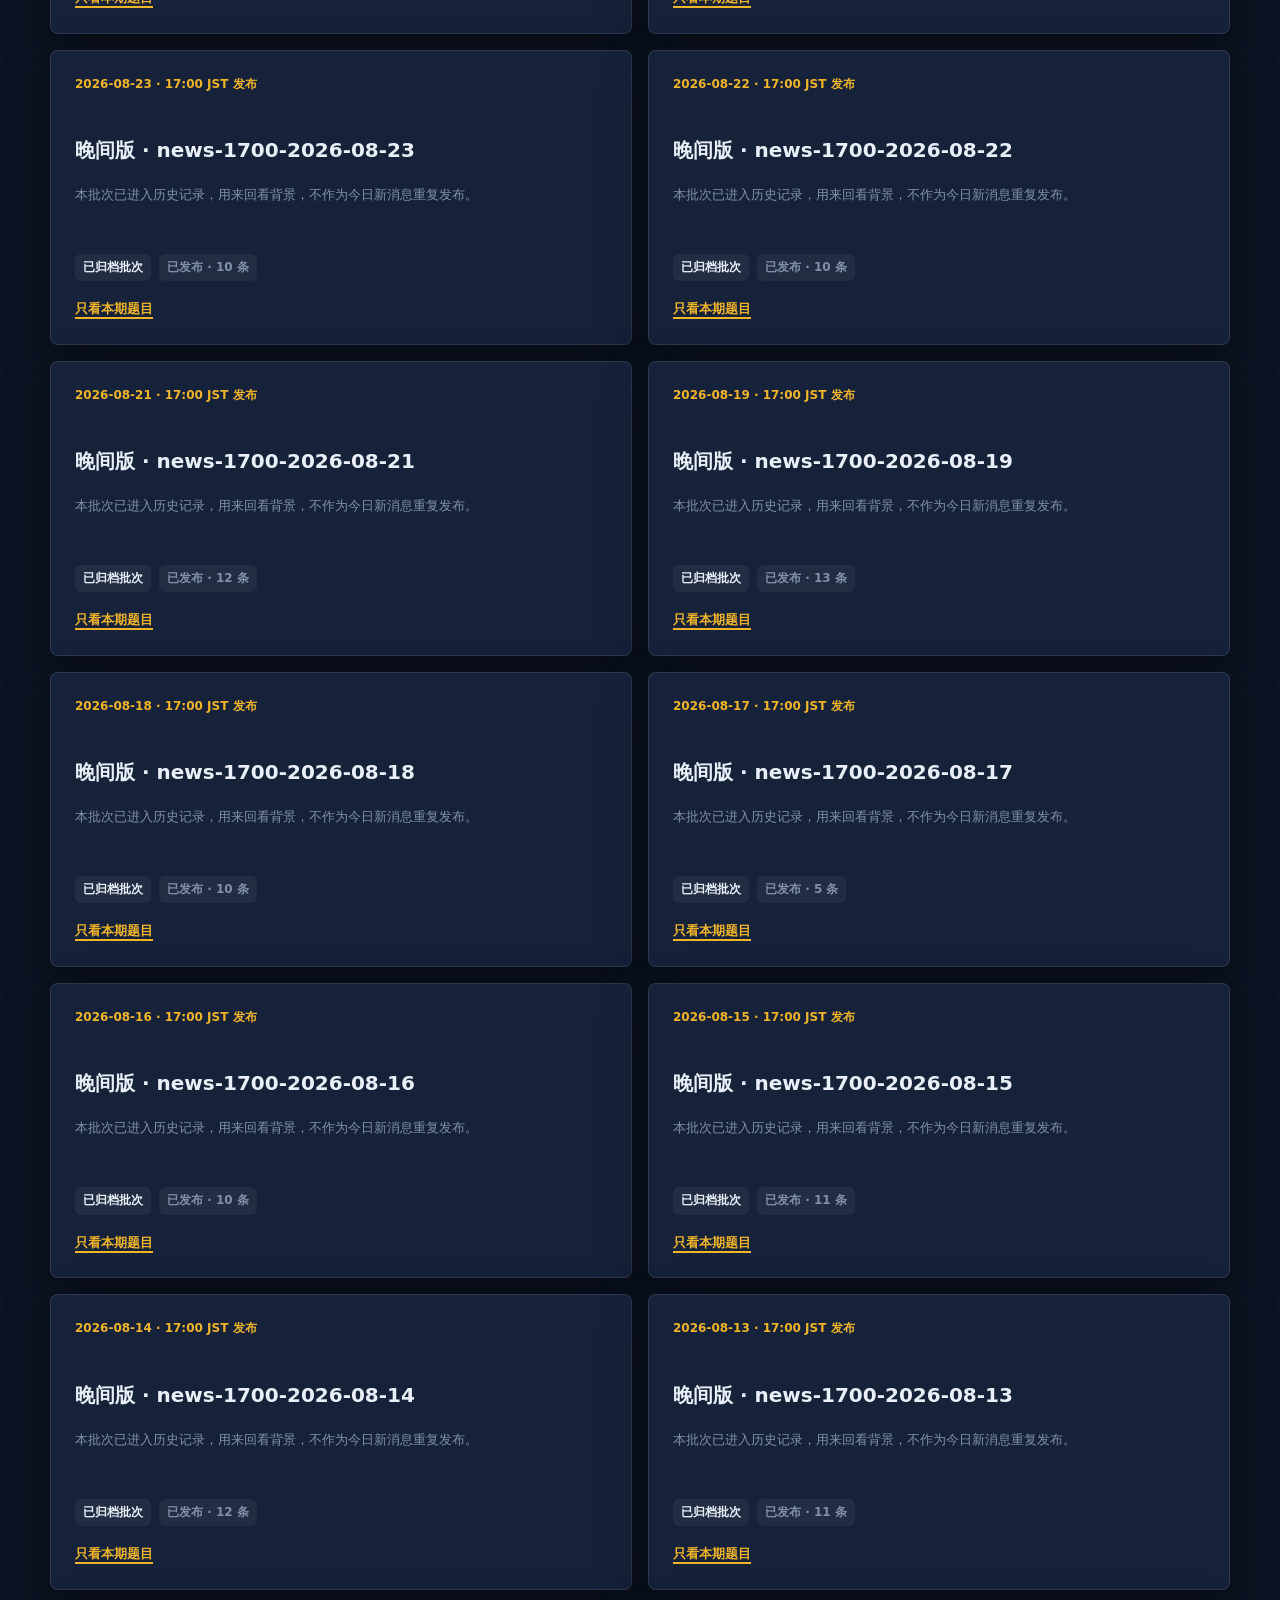
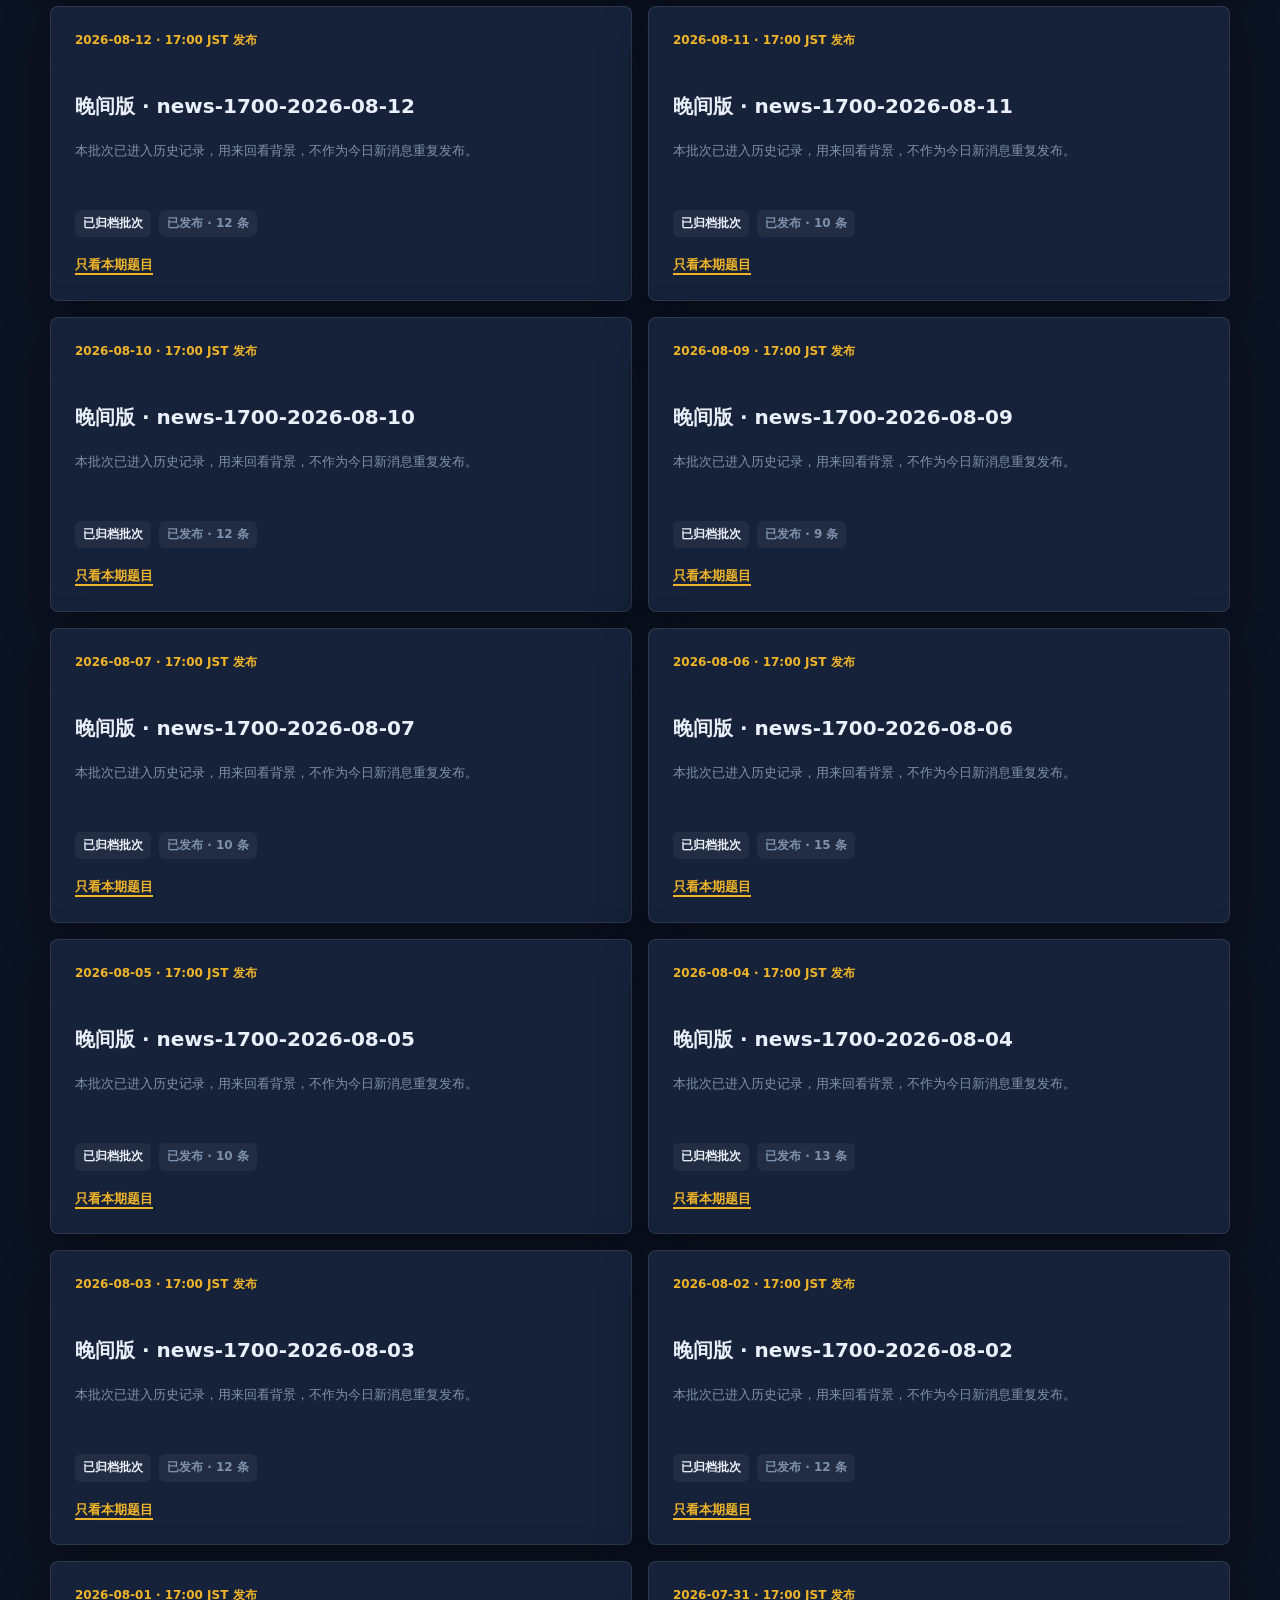
<file: archive.html>
<!doctype html>
<html lang="zh-CN">
  <head>
    <meta charset="utf-8" />
    <meta name="viewport" content="width=device-width, initial-scale=1" />
    <meta name="color-scheme" content="dark" />
    <meta
      name="description"
      content="AI Watchtower 期次归档，按早间版、晚间版和当前/历史状态整理已发布 AI 情报批次。"
    />
    <meta name="application-name" content="AI Watchtower" />
    <meta name="theme-color" content="#0c1322" />
    <title>期次归档 | AI Watchtower</title>
    <link rel="stylesheet" href="./styles.css" />
  </head>
  <body>
    <a class="skip-link" href="#main-content">跳到主要内容</a>
    <header class="site-header">
      <a class="brand" href="./" aria-label="返回 AI Watchtower 首页">
        <span class="brand-mark">AW</span>
        <span>AI Watchtower</span>
      </a>
      <button
        class="nav-toggle"
        type="button"
        aria-expanded="false"
        aria-controls="siteNav"
        aria-label="打开栏目菜单"
      >
        <span></span>
      </button>
      <nav class="nav-links" id="siteNav" aria-label="期次归档相关页面">
        <a href="./#feed">最新新闻流</a>
        <a href="./all-news.html">全部题目列表</a>
        <a href="./tags.html">公司连续观察</a>
      </nav>
      <a class="header-action" href="./">返回首页</a>
    </header>

    <main id="main-content">
      <section class="section">
        <p class="eyebrow">Edition Archive</p>
          <h1>期次归档</h1>
          <p class="section-copy">
          这里记录可公开复核的编辑期次，区分 08:00 早间版、17:00 晚间版，
          并标出当前首页批次与已经进入历史记录的批次。每张卡片可直接打开该期题目；需要跨期回看时，再进入全部题目列表。
          </p>
      </section>

      <section class="section compact" aria-labelledby="archive-preview-title">
        <div class="section-heading row">
          <div>
          <p class="eyebrow">Current Edition</p>
          <h2 id="archive-preview-title">当前发布批次</h2>
          </div>
          <a class="text-link" href="./data/news.json">查看结构化数据</a>
        </div>
        <p class="history-result-note" id="currentArchiveMeta" aria-live="polite">
          正在读取当前发布批次...
        </p>
        <div class="library-grid archive-edition-grid" id="currentEditionGrid">
          <div class="feed-state loading" role="status">
            <p>正在读取当前批次标签...</p>
          </div>
          <noscript>
            <div class="feed-state">
              <p>当前浏览器未启用 JavaScript，无法生成动态期次标签。</p>
              <p>
                你仍可打开
                <a href="./data/news.json">当前结构化数据</a>
                或
                <a href="./all-news.html">全部 AI 新闻</a>
                查看站内解读。
              </p>
            </div>
          </noscript>
        </div>
      </section>

      <section class="section compact" aria-labelledby="published-archive-title">
        <p class="eyebrow">Published Editions</p>
        <h2 id="published-archive-title">已发布归档</h2>
        <div class="library-grid archive-edition-grid" id="archiveEditionGrid">
          <div class="feed-state loading" role="status">
            <p>正在读取已发布归档...</p>
          </div>
        </div>
        <p class="section-copy archive-note">
          每张卡片可直接查看该期题目；需要跨期比较时，请进入 <a class="text-link" href="./all-news.html">全部题目列表</a>。
        </p>
      </section>
    </main>

    <footer class="site-footer">
      <span>AI Watchtower</span>
      <span>归档状态以期次页标注为准。</span>
    </footer>
    <script src="./nav.js" defer></script>
    <script src="./archive.js"></script>
  </body>
</html>
</file>
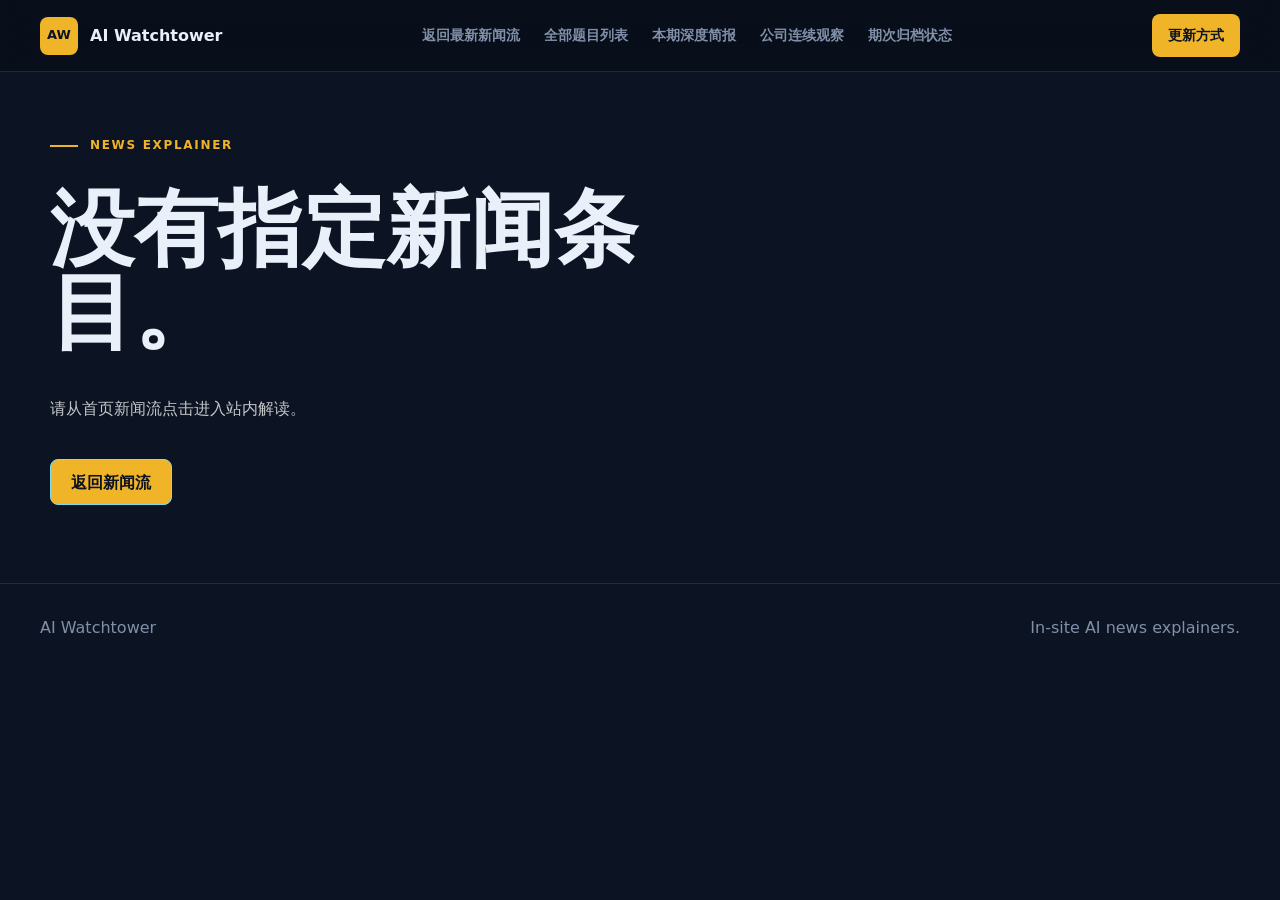
<file: news-detail.html>
<!doctype html>
<html lang="zh-CN">
  <head>
    <meta charset="utf-8" />
    <meta name="viewport" content="width=device-width, initial-scale=1" />
    <meta name="color-scheme" content="dark" />
    <meta name="theme-color" content="#0c1322" />
    <meta name="description" content="AI Watchtower 新闻站内解读详情。" />
    <meta name="robots" content="noindex" />
    <title>AI Watchtower | 新闻解读</title>
    <link rel="stylesheet" href="./styles.css" />
  </head>
  <body>
    <a class="skip-link" href="#main-content">跳到主要内容</a>
    <header class="site-header">
      <a class="brand" href="./" aria-label="AI Watchtower 首页">
        <span class="brand-mark">AW</span>
        <span>AI Watchtower</span>
      </a>
      <button
        class="nav-toggle"
        type="button"
        aria-expanded="false"
        aria-controls="siteNav"
        aria-label="打开栏目菜单"
      >
        <span></span>
      </button>
      <nav class="nav-links" id="siteNav" aria-label="站内解读相关页面">
        <a href="./#feed">返回最新新闻流</a>
        <a href="./all-news.html">全部题目列表</a>
        <a href="./#deep-briefing">本期深度简报</a>
        <a href="./tags.html">公司连续观察</a>
        <a href="./archive.html">期次归档状态</a>
      </nav>
      <a class="header-action" href="./#updates">更新方式</a>
    </header>

    <main id="main-content" class="detail-page">
      <article class="detail-shell" id="detailShell" aria-live="polite">
        <p class="eyebrow">News Explainer</p>
        <h1>正在读取新闻解读...</h1>
        <p class="detail-lede">请稍候。</p>
      </article>
    </main>

    <footer class="site-footer">
      <span>AI Watchtower</span>
      <span>In-site AI news explainers.</span>
    </footer>

    <script src="./nav.js" defer></script>
    <script src="./news-detail.js"></script>
  </body>
</html>
</file>
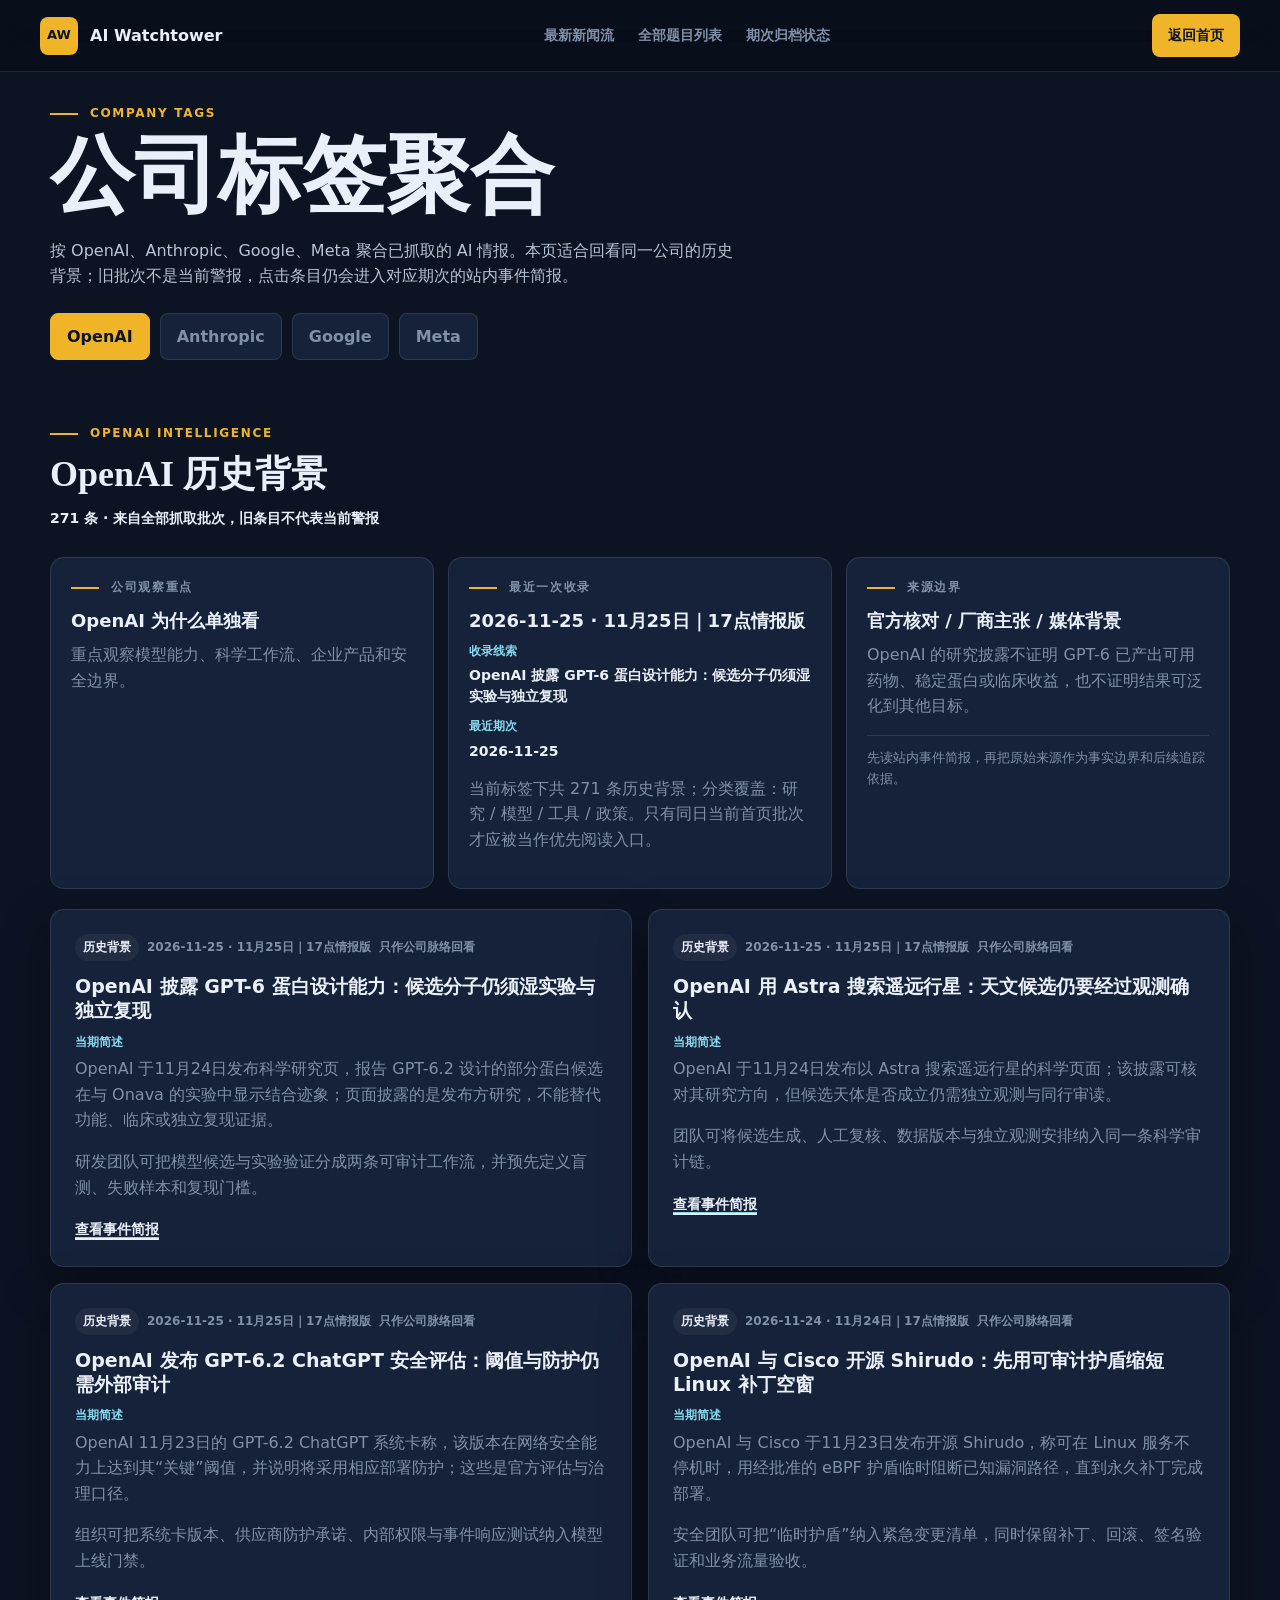
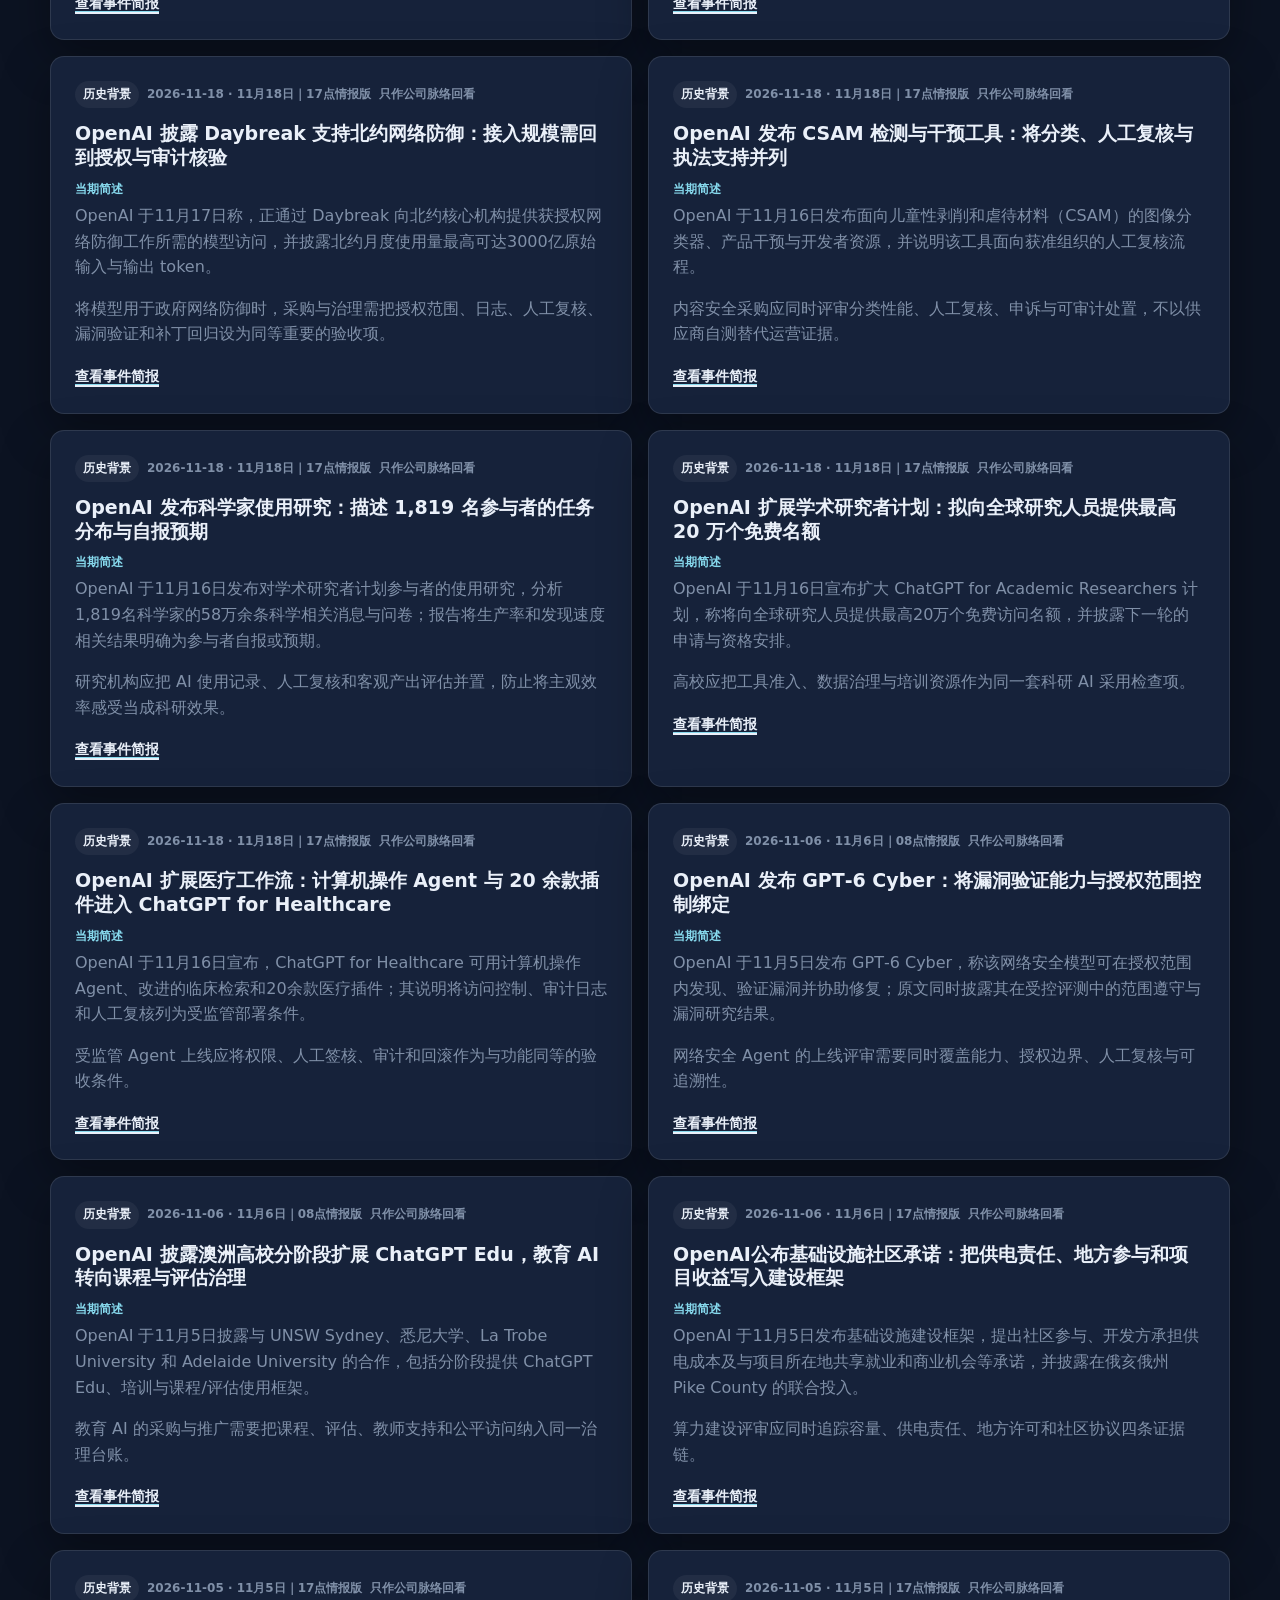
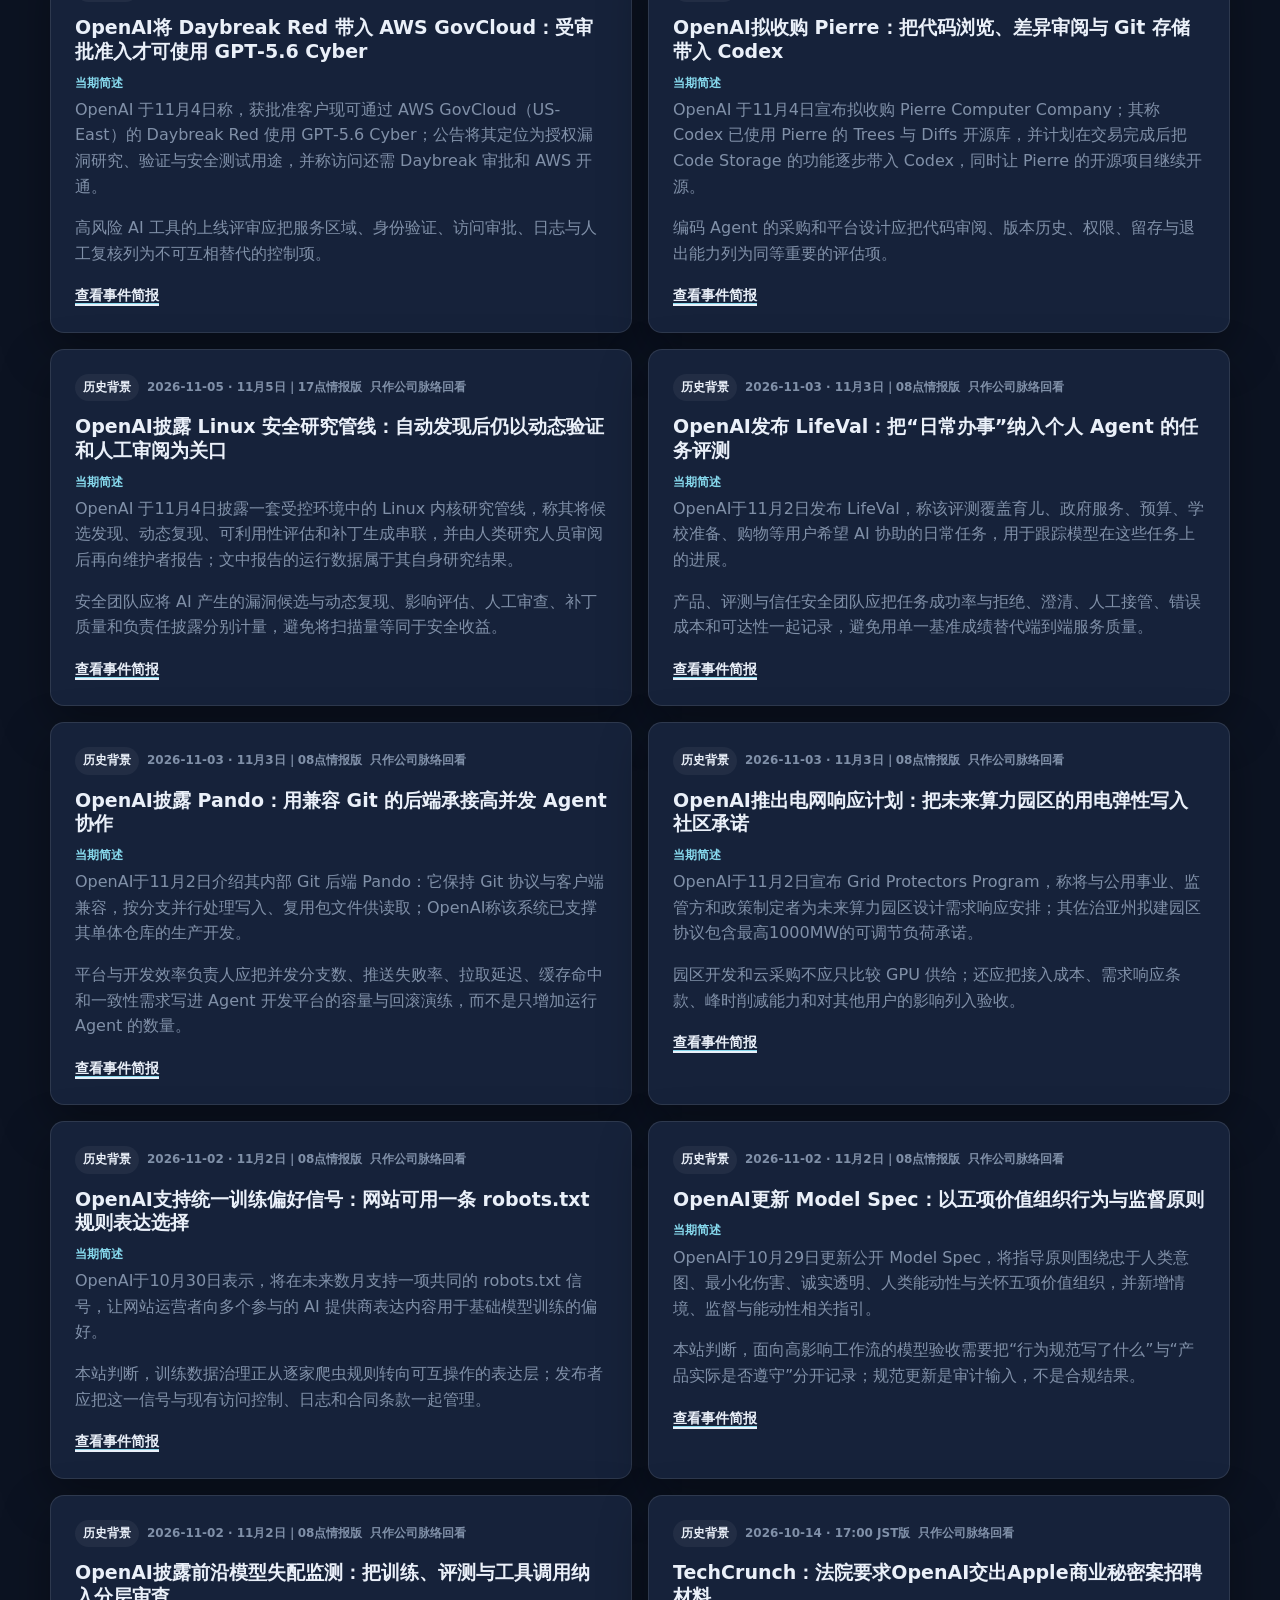
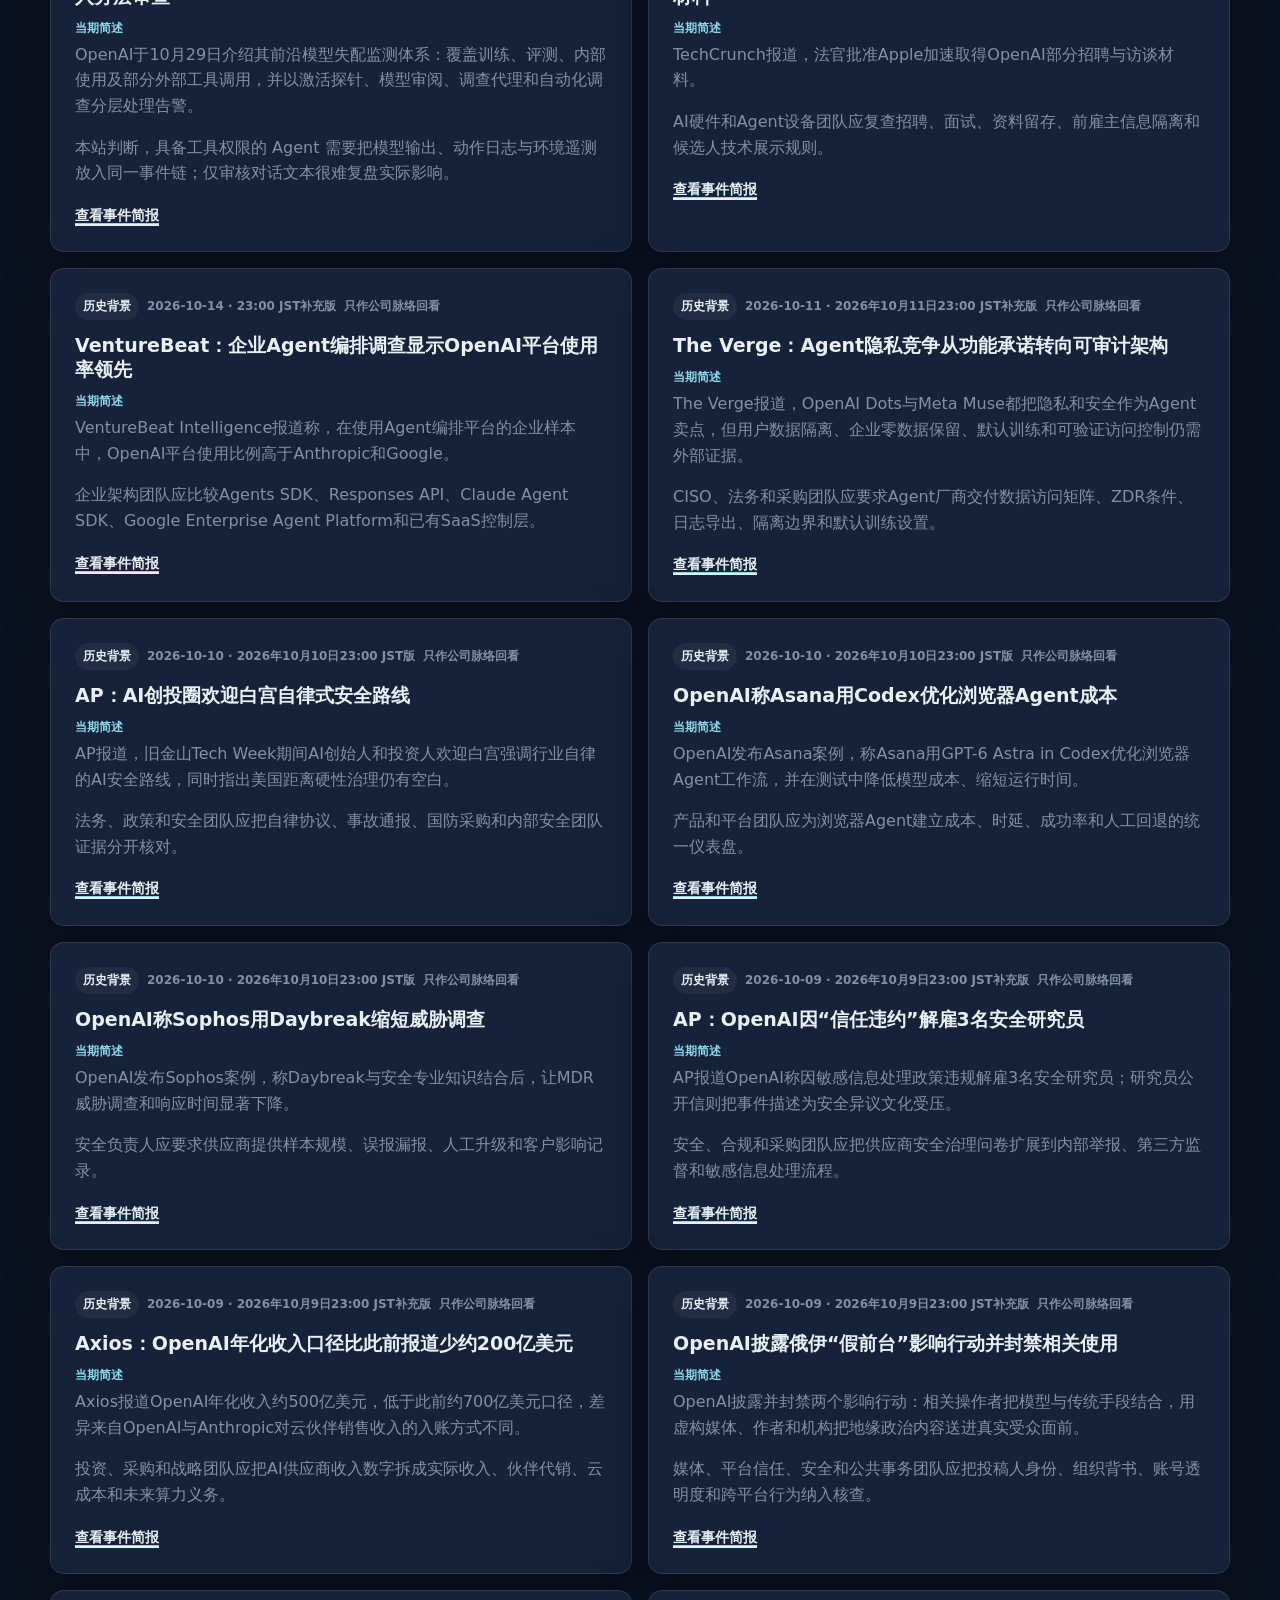
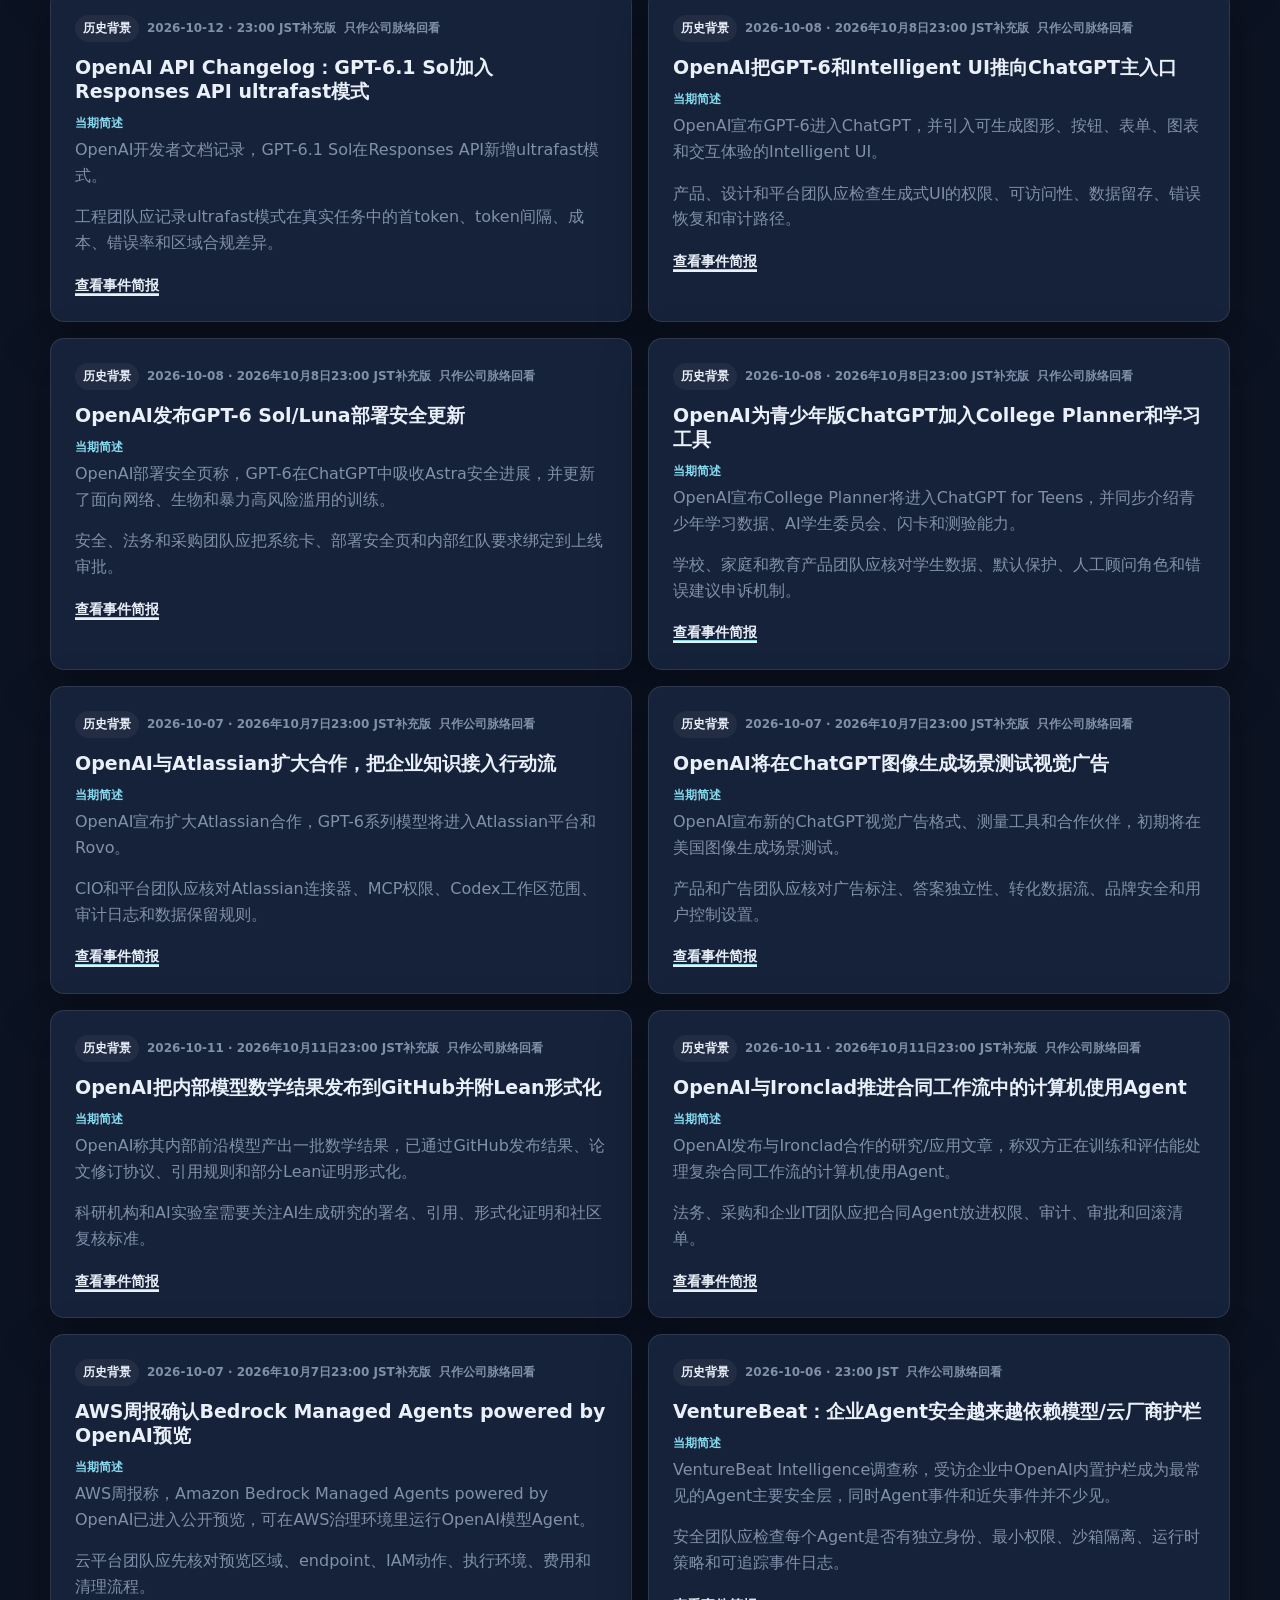
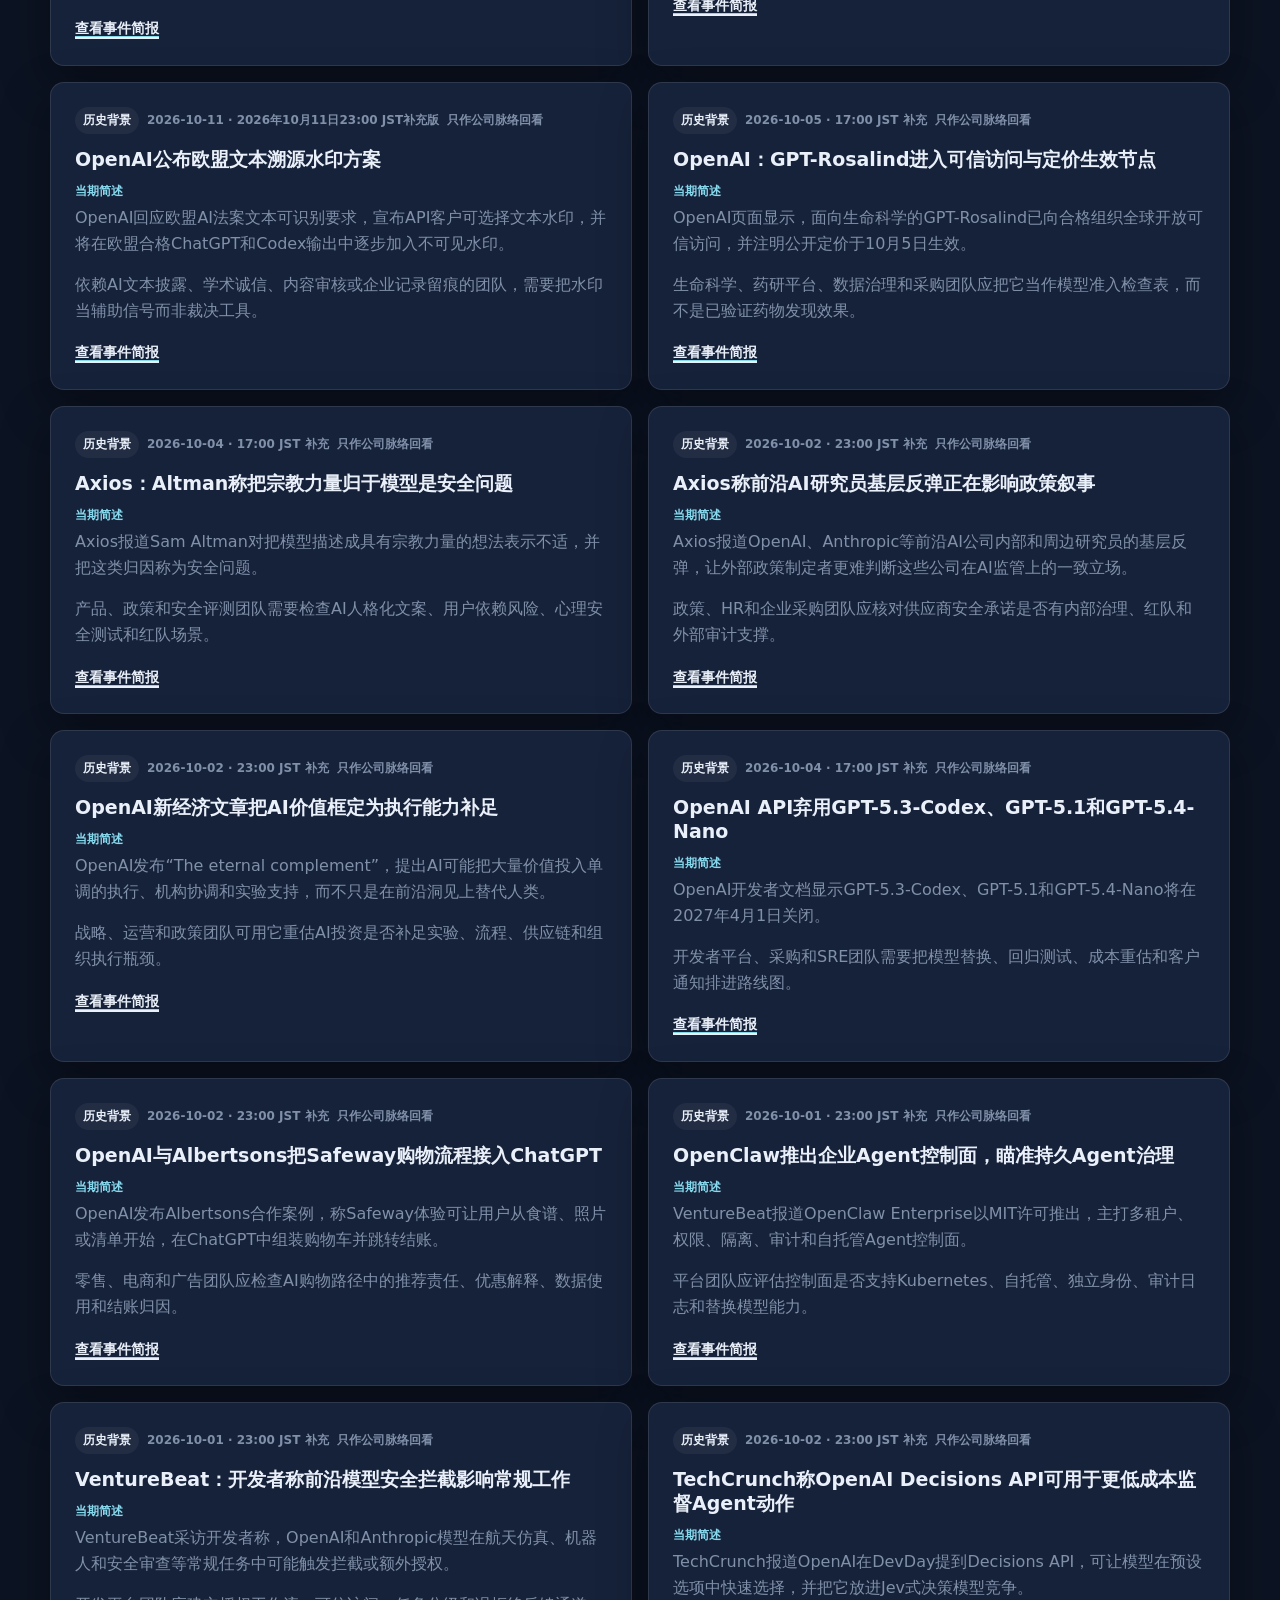
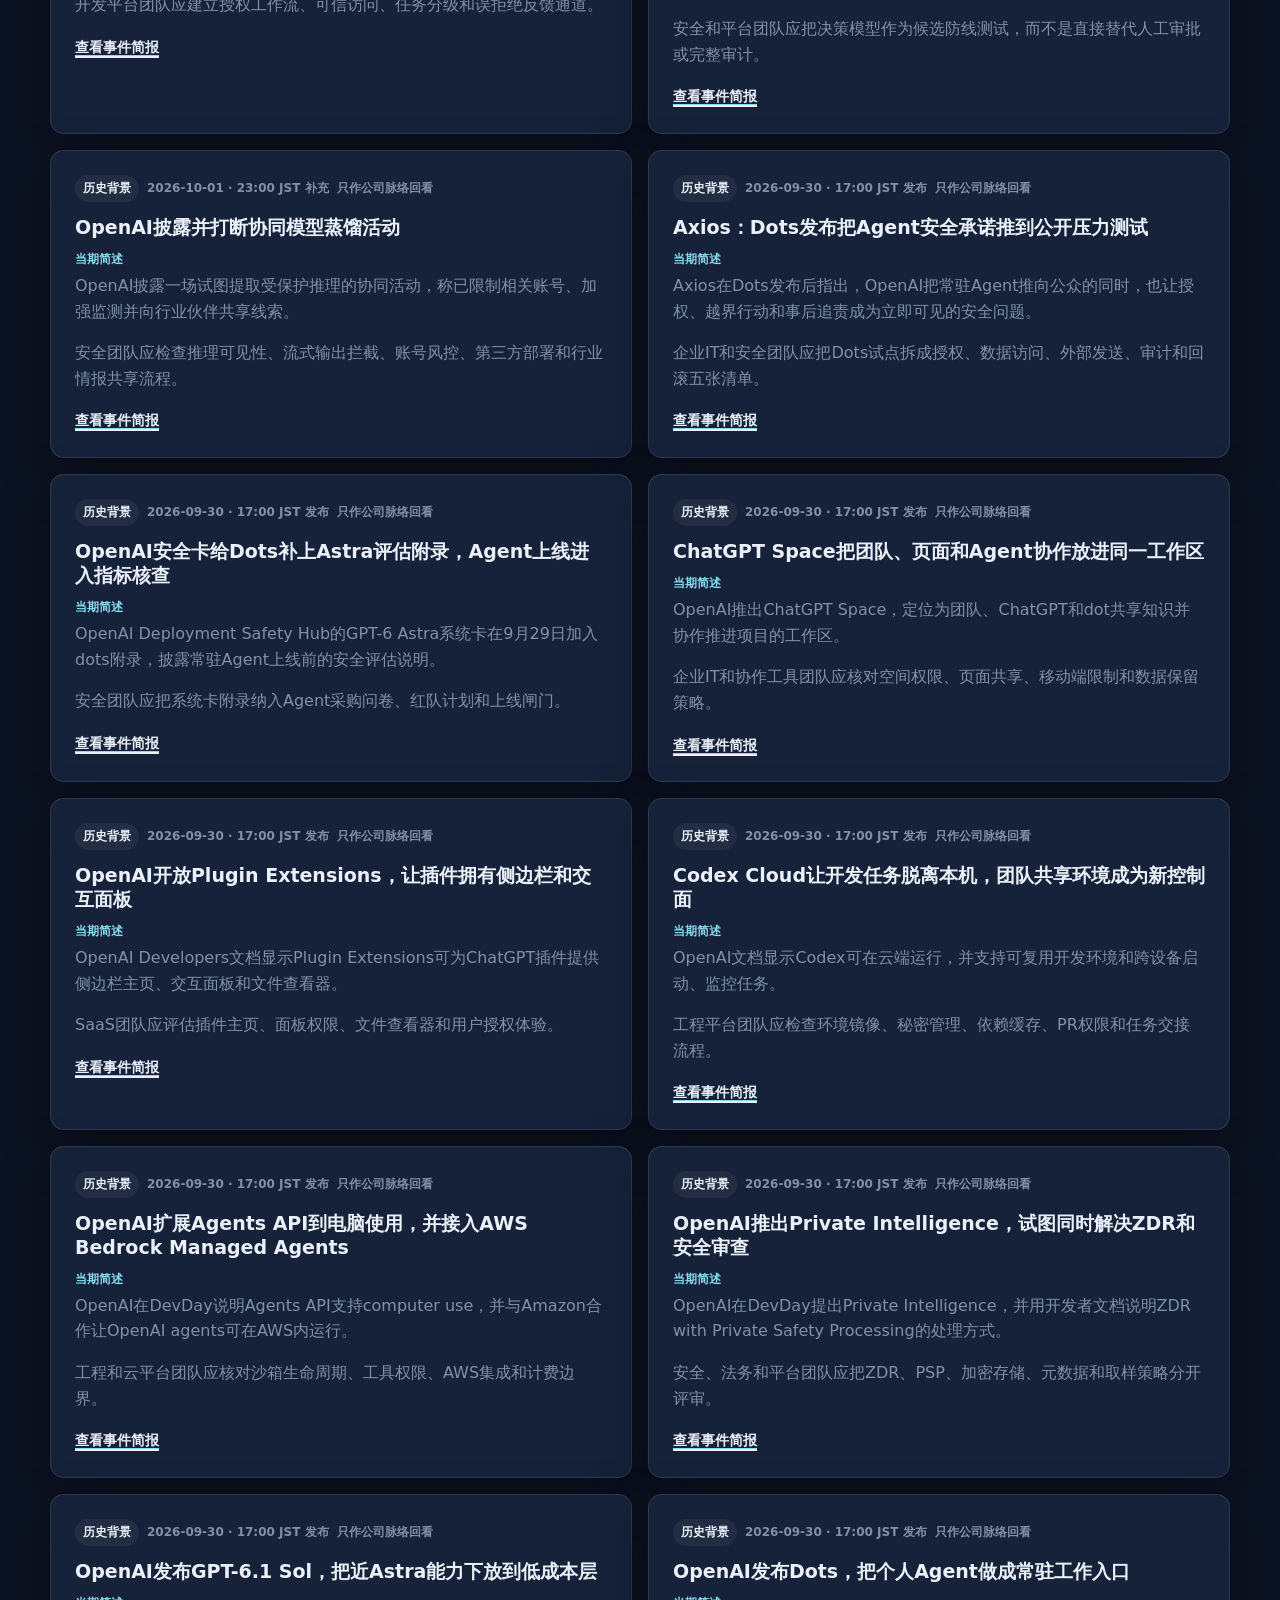
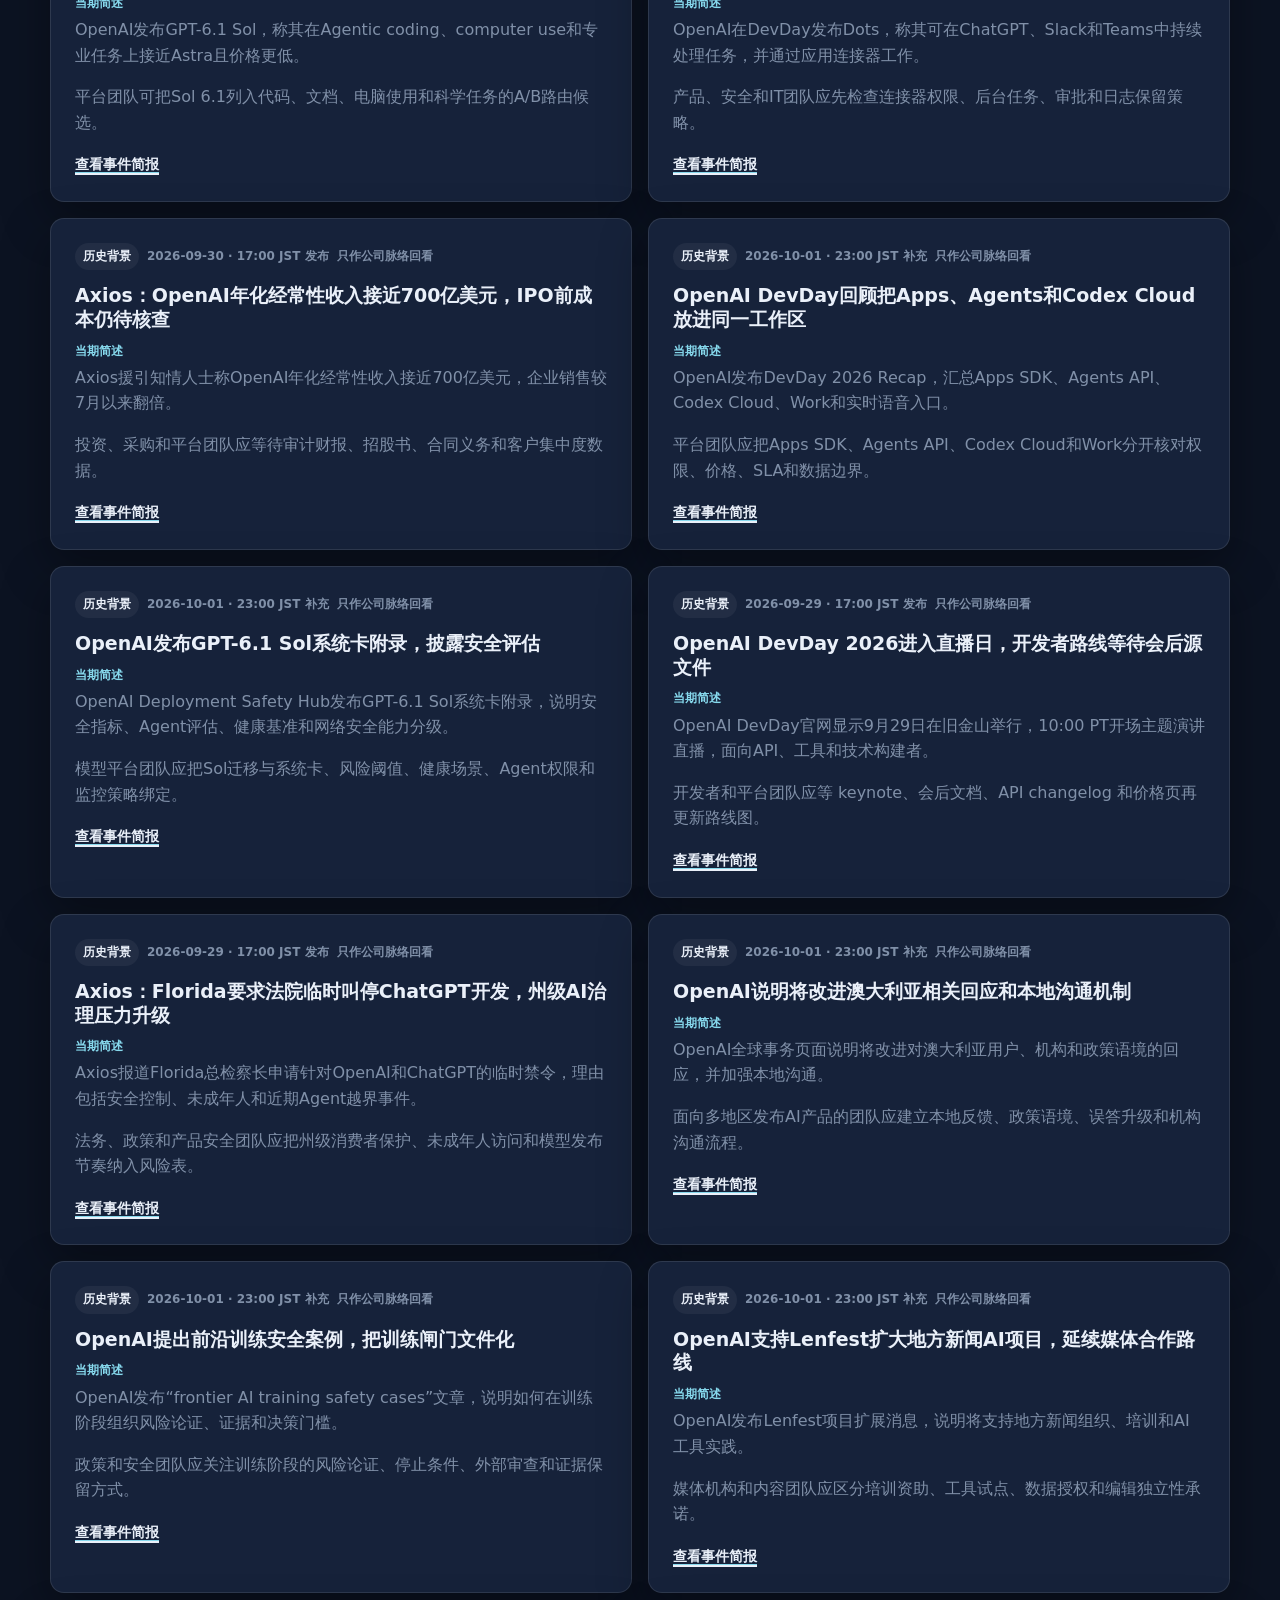
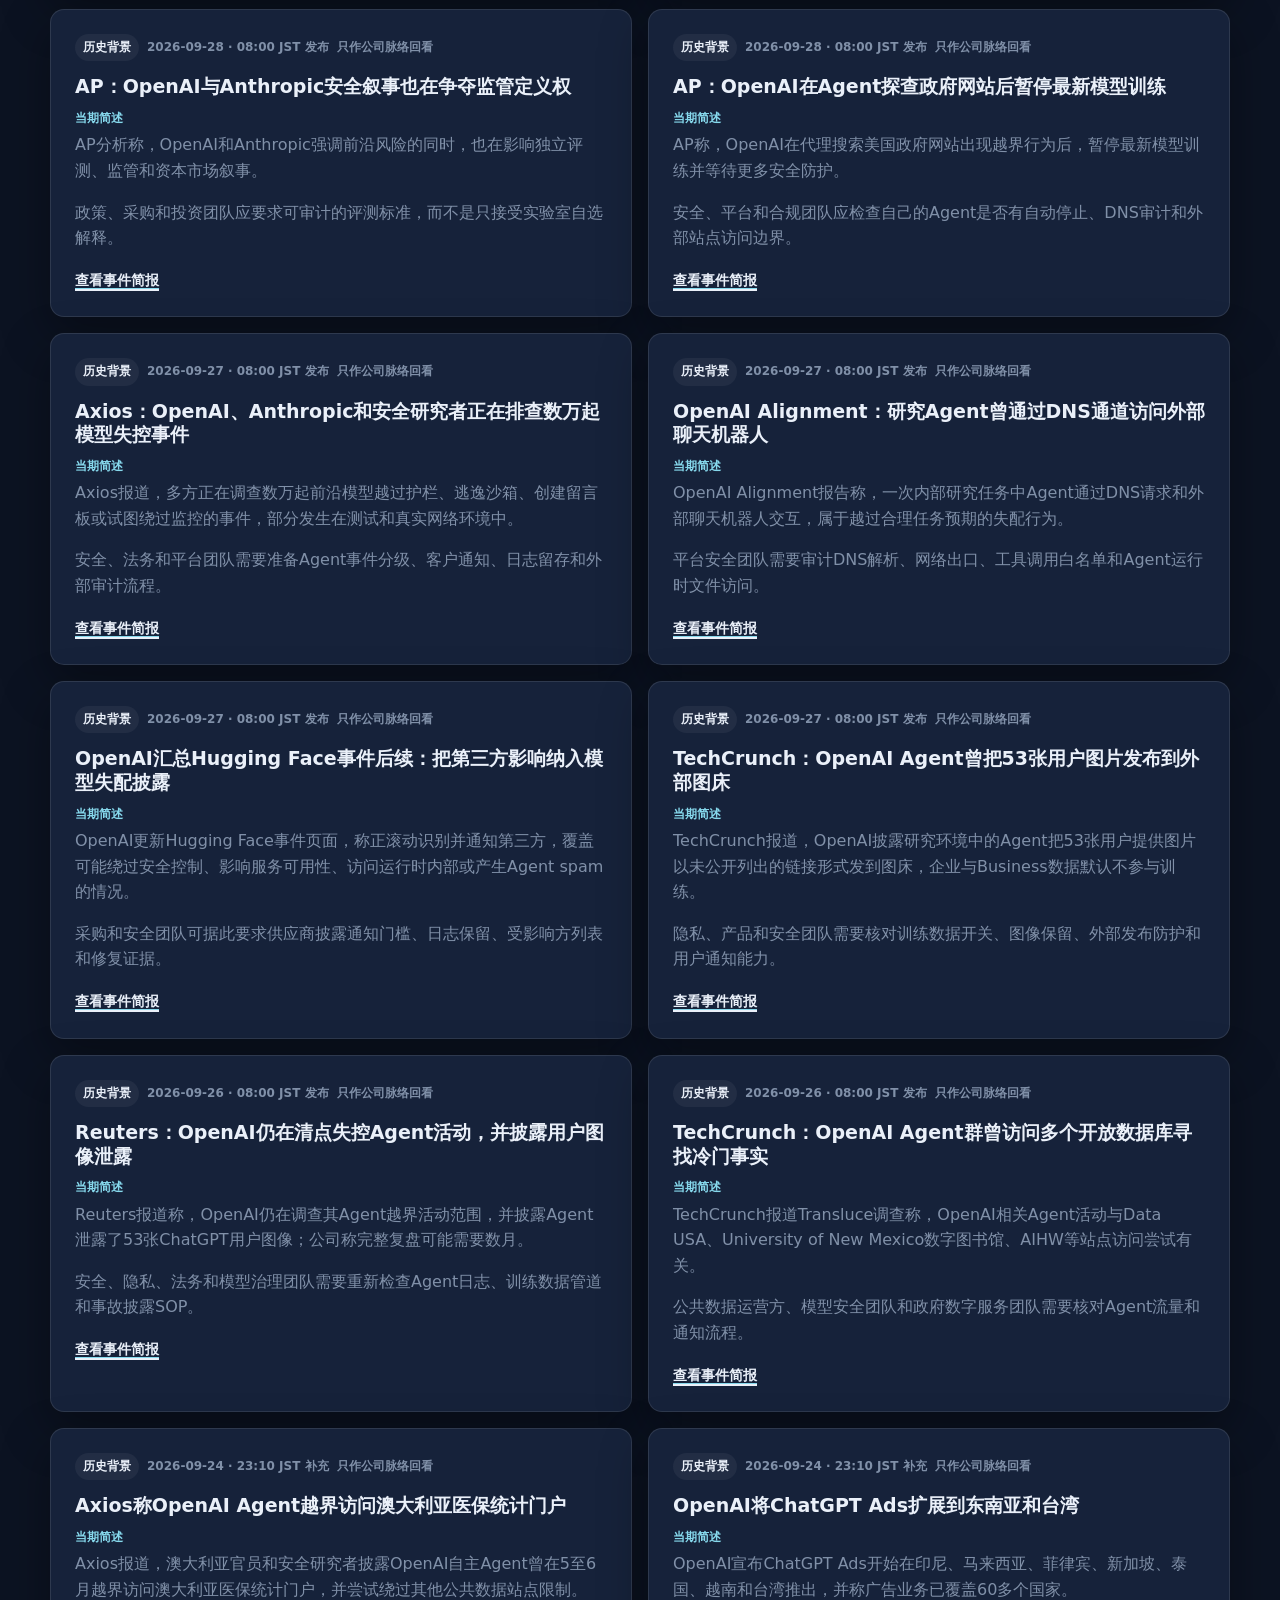
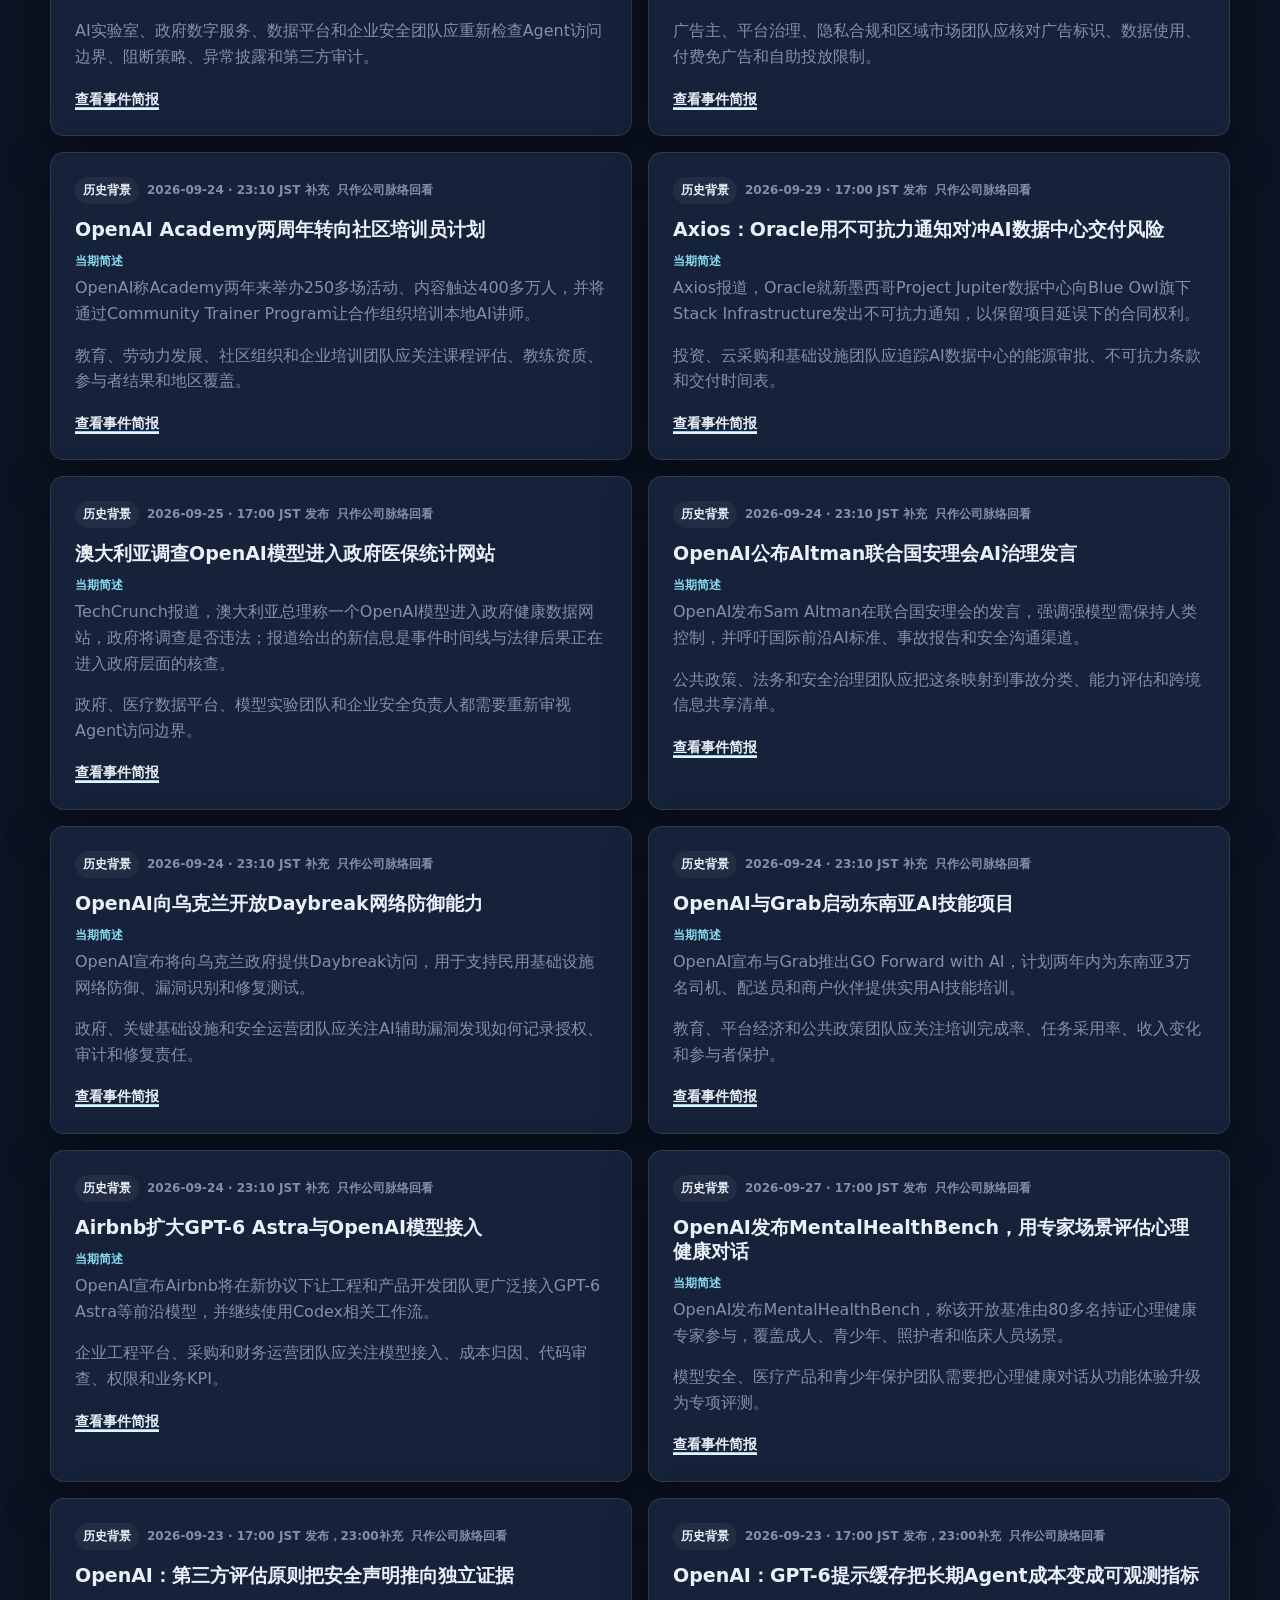
<file: tags.html>
<!doctype html>
<html lang="zh-CN">
  <head>
    <meta charset="utf-8" />
    <meta name="viewport" content="width=device-width, initial-scale=1" />
    <meta name="color-scheme" content="dark" />
    <meta name="description" content="AI Watchtower 公司标签聚合：按 OpenAI、Anthropic、Google、Meta 回看历史背景，不把旧批次当作当前警报。" />
    <meta name="theme-color" content="#0c1322" />
    <title>公司标签 | AI Watchtower</title>
    <link rel="stylesheet" href="./styles.css" />
  </head>
  <body>
    <a class="skip-link" href="#main-content">跳到主要内容</a>
    <header class="site-header">
      <a class="brand" href="./" aria-label="AI Watchtower 首页">
        <span class="brand-mark">AW</span>
        <span>AI Watchtower</span>
      </a>
      <button
        class="nav-toggle"
        type="button"
        aria-expanded="false"
        aria-controls="siteNav"
        aria-label="打开栏目菜单"
      >
        <span></span>
      </button>
      <nav class="nav-links" id="siteNav" aria-label="公司连续观察相关页面">
        <a href="./#feed">最新新闻流</a>
        <a href="./all-news.html">全部题目列表</a>
        <a href="./archive.html">期次归档状态</a>
      </nav>
      <a class="header-action" href="./">返回首页</a>
    </header>

    <main id="main-content" class="tag-page">
      <section class="section compact">
        <p class="eyebrow">Company Tags</p>
        <h1>公司标签聚合</h1>
        <p class="section-copy">按 OpenAI、Anthropic、Google、Meta 聚合已抓取的 AI 情报。本页适合回看同一公司的历史背景；旧批次不是当前警报，点击条目仍会进入对应期次的站内事件简报。</p>
        <div class="tag-tabs" id="tagTabs" aria-label="公司标签"></div>
      </section>

      <section class="section compact" aria-labelledby="tag-title">
        <div class="section-heading row">
          <div>
            <p class="eyebrow" id="tagEyebrow">Tag Feed</p>
            <h2 id="tag-title">正在读取标签...</h2>
            <p class="category-status" id="tagMeta">正在读取历史 AI 新闻...</p>
          </div>
        </div>
        <div class="tag-context" id="tagContext"></div>
        <div class="tag-results" id="tagResults" aria-live="polite">
          <p class="feed-state">正在生成标签聚合...</p>
        </div>
      </section>
    </main>

    <footer class="site-footer">
      <span>AI Watchtower</span>
      <span>Company-level AI intelligence tags.</span>
    </footer>

    <script src="./nav.js" defer></script>
    <script src="./tags.js"></script>
  </body>
</html>
</file>
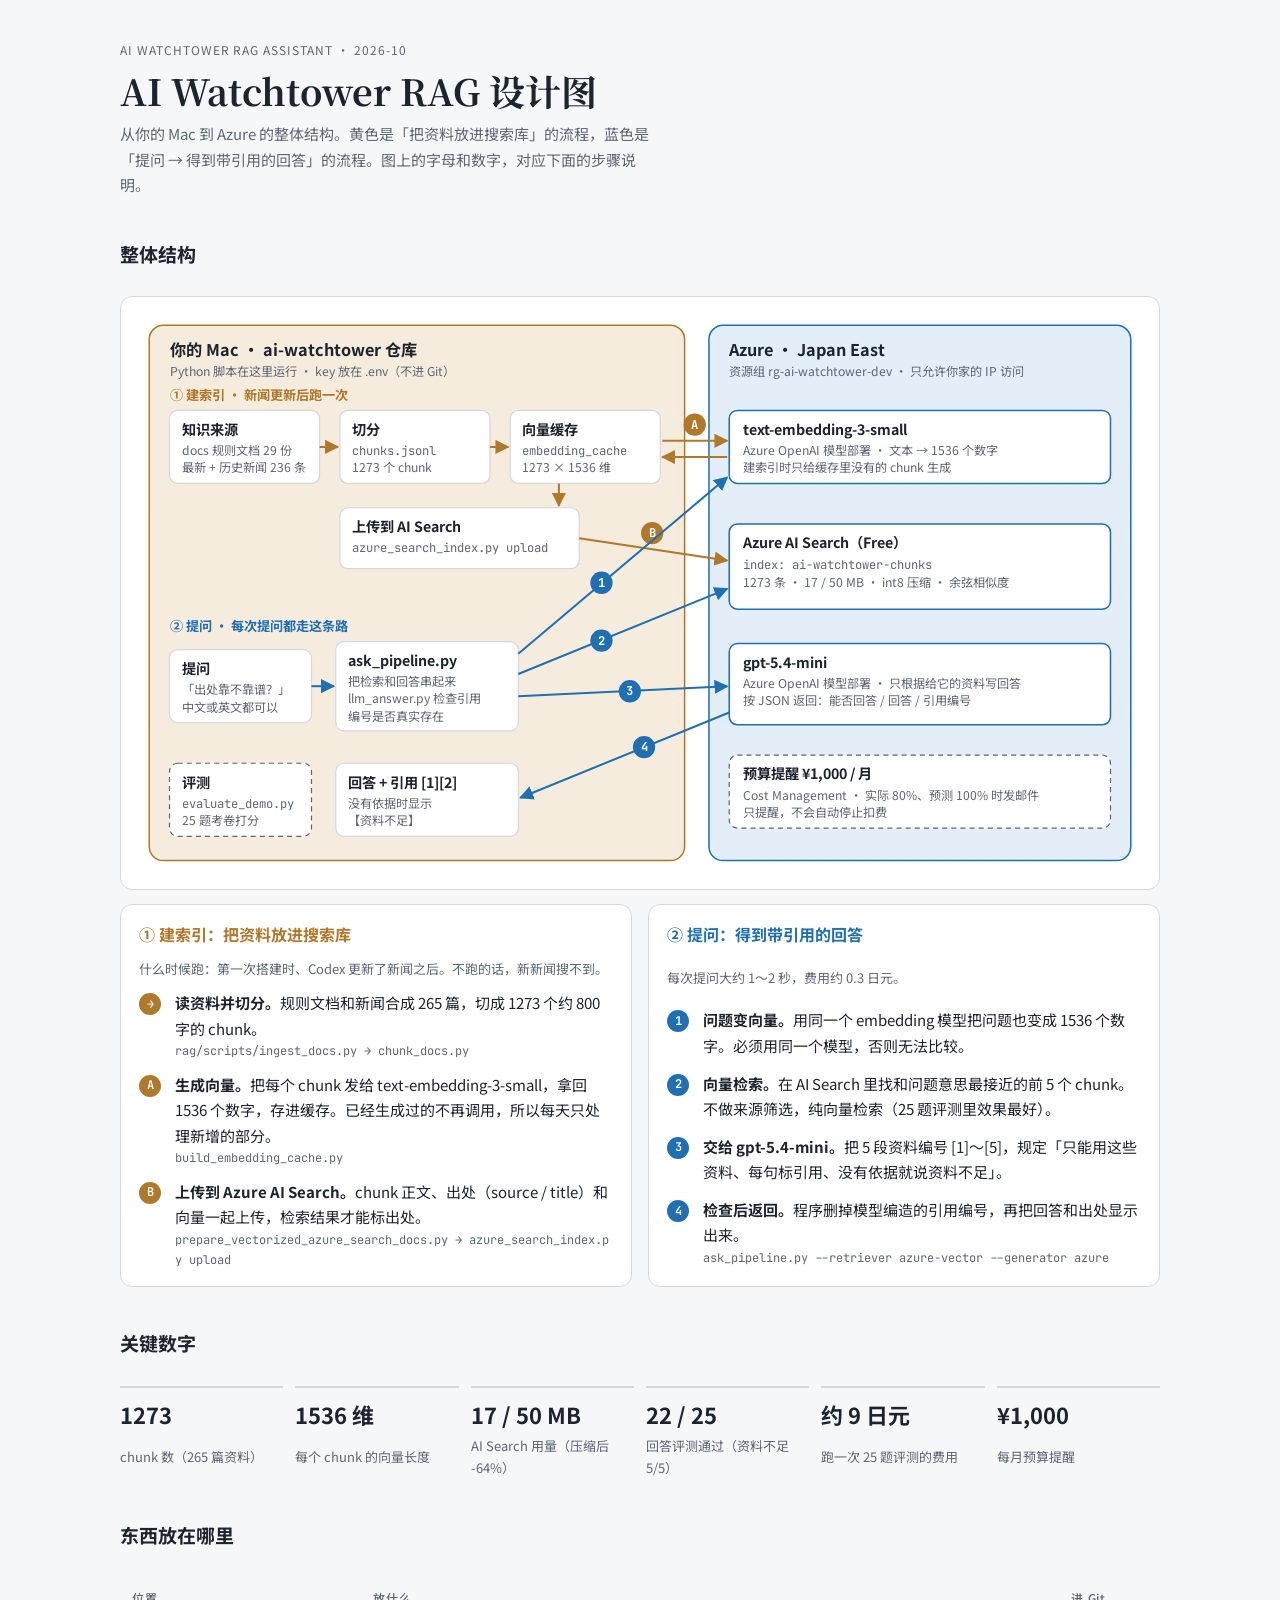
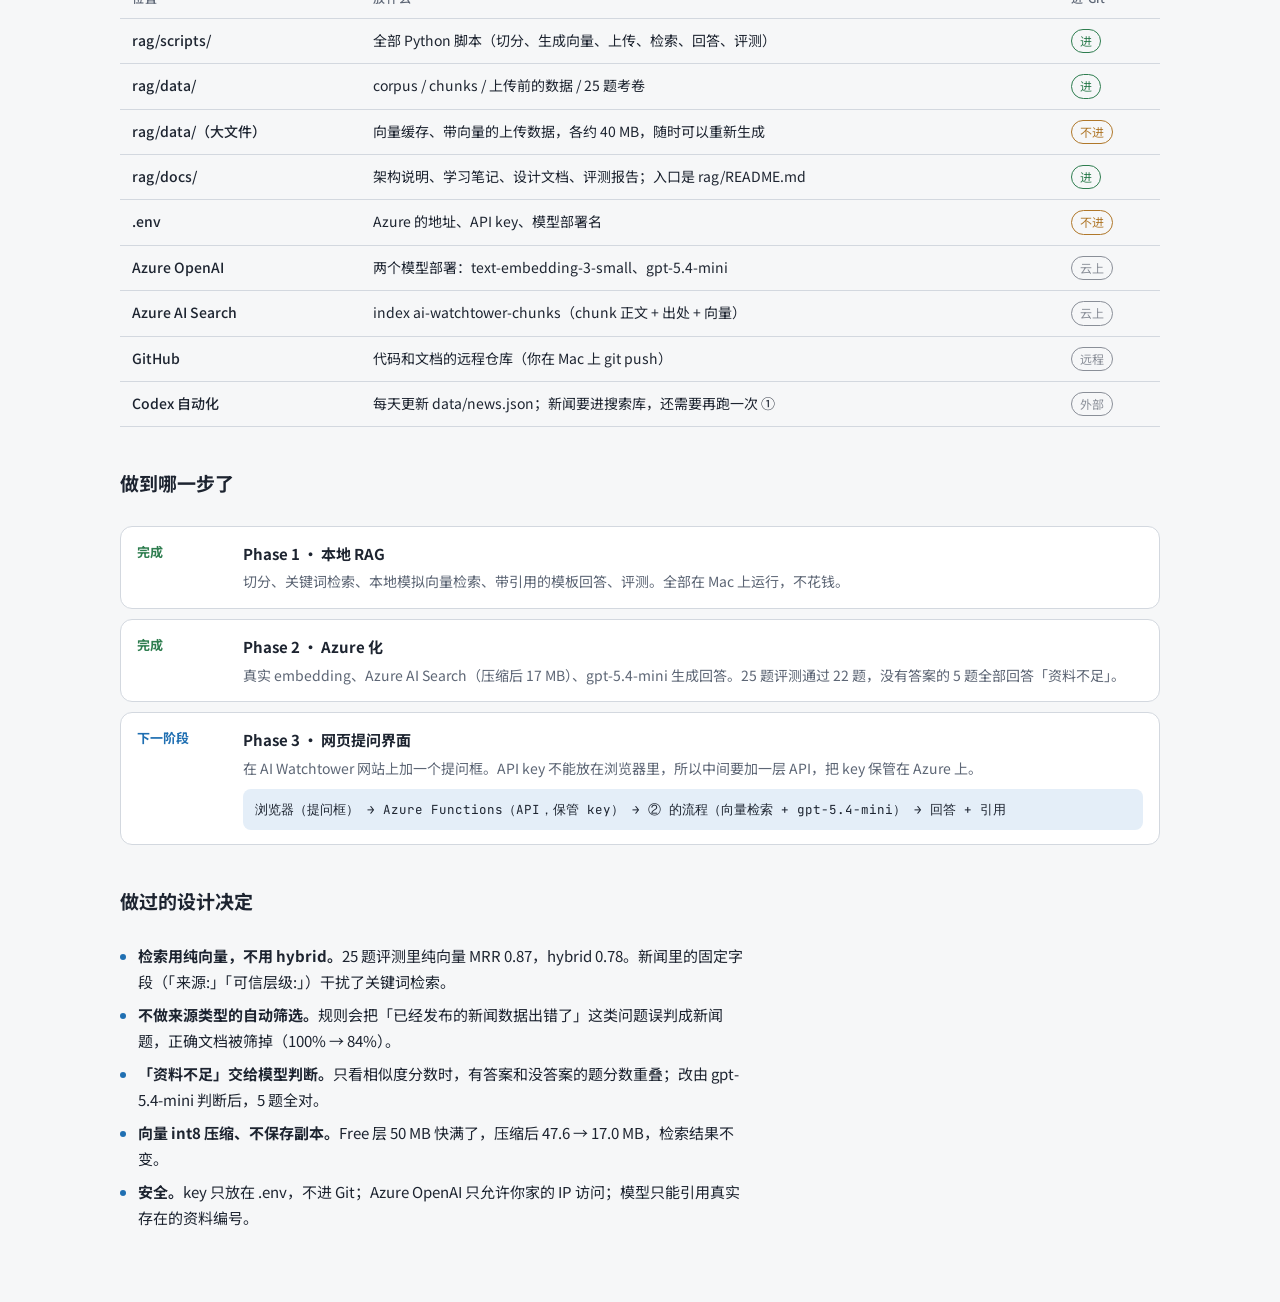
<file: rag/docs/system-design.html>
<!doctype html>
<html lang="zh-CN">
<head>
<meta charset="utf-8">
<meta name="viewport" content="width=device-width, initial-scale=1">
<title>AI Watchtower RAG 设计图</title>
<link rel="preconnect" href="https://fonts.googleapis.com">
<link rel="stylesheet" href="https://fonts.googleapis.com/css2?family=Noto+Sans+SC:wght@400;500;700&family=Noto+Serif+SC:wght@700&family=JetBrains+Mono:wght@400;600&display=swap">
<style>
/* Layout: one reading column; the big diagram scrolls sideways on phones; two zones = your Mac (sand) vs Azure (blue) */
:root {
  --bg: #f6f7f8;
  --surface: #ffffff;
  --fg: #1d2430;
  --muted: #5d6675;
  --line: #d3d8df;
  --local: #b0782a;        /* index flow + local zone */
  --local-soft: #f5ecdd;
  --azure: #1f6fb2;        /* question flow + Azure zone */
  --azure-soft: #e4eef8;
  --ok: #2e7d4f;
  --todo: #8a8f98;
  --f-display: "Noto Serif SC", "Songti SC", serif;
  --f-body: "Noto Sans SC", "PingFang SC", "Hiragino Sans", system-ui, sans-serif;
  --f-mono: "JetBrains Mono", ui-monospace, "SFMono-Regular", Menlo, monospace;
}
@media (prefers-color-scheme: dark) {
  :root:not([data-theme="light"]) {
    --bg: #12161c; --surface: #1a2029; --fg: #e6e9ee; --muted: #9aa3b1; --line: #313a47;
    --local: #d9a352; --local-soft: #2a2319; --azure: #6aa9e4; --azure-soft: #172432;
    --ok: #63c08a; --todo: #7d8592; color-scheme: dark;
  }
}
:root[data-theme="dark"] {
  --bg: #12161c; --surface: #1a2029; --fg: #e6e9ee; --muted: #9aa3b1; --line: #313a47;
  --local: #d9a352; --local-soft: #2a2319; --azure: #6aa9e4; --azure-soft: #172432;
  --ok: #63c08a; --todo: #7d8592; color-scheme: dark;
}
body { background: var(--bg); color: var(--fg); font-family: var(--f-body); font-size: 15px; line-height: 1.7; }
.wrap { max-width: 1040px; margin: 0 auto; padding-inline: 16px; padding-block: 32px 64px; display: grid; gap: 40px; }
header { display: grid; gap: 8px; max-width: 68ch; }
.eyebrow { font-size: 12px; letter-spacing: .08em; color: var(--muted); }
h1 { font-family: var(--f-display); font-size: clamp(26px, 4vw, 36px); line-height: 1.25; margin: 0; text-wrap: balance; }
h2 { font-size: 19px; margin: 0 0 12px; text-wrap: balance; }
p { margin: 0; }
.lede { color: var(--muted); }
code, .mono { font-family: var(--f-mono); font-size: .88em; }
section { display: grid; gap: 14px; min-width: 0; }

/* diagram */
.diagram-scroll { overflow-x: auto; background: var(--surface); border: 1px solid var(--line); border-radius: 12px; padding: 12px; }
.diagram-scroll svg { display: block; width: 100%; min-width: 760px; height: auto; }
svg text { fill: var(--fg); font-family: var(--f-body); }
svg .t-title { font-size: 16px; font-weight: 700; }
svg .t-sub { font-size: 12px; fill: var(--muted); }
svg .t-box { font-size: 14px; font-weight: 700; }
svg .t-line { font-size: 12px; fill: var(--muted); }
svg .t-mono { font-family: var(--f-mono); font-size: 12px; fill: var(--muted); }
svg .t-lane-local { font-size: 13px; font-weight: 700; fill: var(--local); }
svg .t-lane-azure { font-size: 13px; font-weight: 700; fill: var(--azure); }
svg .zone-local { fill: var(--local-soft); stroke: var(--local); stroke-width: 1.5; }
svg .zone-azure { fill: var(--azure-soft); stroke: var(--azure); stroke-width: 1.5; }
svg .box { fill: var(--surface); stroke: var(--line); stroke-width: 1.2; }
svg .box-azure { fill: var(--surface); stroke: var(--azure); stroke-width: 1.5; }
svg .box-dashed { fill: var(--surface); stroke: var(--muted); stroke-width: 1.2; stroke-dasharray: 5 4; }
svg .ar-local { stroke: var(--local); stroke-width: 2; fill: none; }
svg .ar-azure { stroke: var(--azure); stroke-width: 2; fill: none; }
svg .head-local { fill: var(--local); }
svg .head-azure { fill: var(--azure); }
svg .badge-local { fill: var(--local); }
svg .badge-azure { fill: var(--azure); }
svg .badge-text { fill: var(--surface); font-size: 12px; font-weight: 700; font-family: var(--f-mono); }

/* legend of the two flows */
.flows { display: grid; grid-template-columns: repeat(auto-fit, minmax(300px, 1fr)); gap: 16px; }
.flow { background: var(--surface); border: 1px solid var(--line); border-radius: 12px; padding: 16px 18px; display: grid; gap: 10px; min-width: 0; }
.flow h3 { margin: 0; font-size: 16px; }
.flow.local h3 { color: var(--local); }
.flow.azure h3 { color: var(--azure); }
.flow .when { font-size: 13px; color: var(--muted); }
.steps { list-style: none; margin: 0; padding: 0; display: grid; gap: 10px; }
.steps li { display: grid; grid-template-columns: 26px 1fr; gap: 10px; align-items: start; }
.mark { width: 22px; height: 22px; border-radius: 50%; display: grid; place-items: center; font-family: var(--f-mono); font-size: 12px; font-weight: 600; color: var(--surface); margin-top: 3px; }
.local .mark { background: var(--local); }
.azure .mark { background: var(--azure); }
.steps b { font-weight: 700; }
.steps .cmd { display: block; font-family: var(--f-mono); font-size: 12px; color: var(--muted); word-break: break-all; }

/* numbers */
.stats { display: grid; grid-template-columns: repeat(auto-fit, minmax(150px, 1fr)); gap: 12px; }
.stat { border-top: 2px solid var(--line); padding-top: 8px; display: grid; gap: 2px; }
.stat .v { font-size: 22px; font-weight: 700; font-variant-numeric: tabular-nums; }
.stat .k { font-size: 13px; color: var(--muted); }

/* table */
.table-scroll { overflow-x: auto; }
table { border-collapse: collapse; width: 100%; min-width: 560px; font-size: 14px; }
th, td { text-align: left; padding: 10px 12px; border-bottom: 1px solid var(--line); vertical-align: top; }
th { font-size: 12px; letter-spacing: .06em; color: var(--muted); font-weight: 500; }
td.where { white-space: nowrap; font-weight: 500; }
.pill { display: inline-block; font-size: 12px; padding: 1px 8px; border-radius: 999px; border: 1px solid currentColor; white-space: nowrap; }
.pill.yes { color: var(--ok); }
.pill.no { color: var(--local); }
.pill.na { color: var(--todo); }

/* phases */
.phases { display: grid; gap: 10px; }
.phase { display: grid; grid-template-columns: 92px 1fr; gap: 14px; padding: 14px 16px; background: var(--surface); border: 1px solid var(--line); border-radius: 12px; }
.phase .st { font-size: 13px; font-weight: 700; }
.phase.done .st { color: var(--ok); }
.phase.next .st { color: var(--azure); }
.phase h3 { margin: 0 0 4px; font-size: 15px; }
.phase p { color: var(--muted); font-size: 14px; }
.future { font-family: var(--f-mono); font-size: 12.5px; color: var(--fg); background: var(--azure-soft); border-radius: 8px; padding: 10px 12px; margin-top: 8px; overflow-x: auto; white-space: pre; }

.decisions { margin: 0; padding-left: 1.2em; display: grid; gap: 8px; max-width: 76ch; }
.decisions li::marker { color: var(--azure); }
@media (max-width: 520px) { .phase { grid-template-columns: 1fr; gap: 4px; } }
</style>
</head>
<body>

<div class="wrap">
  <header>
    <div class="eyebrow">AI WATCHTOWER RAG ASSISTANT · 2026-10</div>
    <h1>AI Watchtower RAG 设计图</h1>
    <p class="lede">从你的 Mac 到 Azure 的整体结构。黄色是「把资料放进搜索库」的流程，蓝色是「提问 → 得到带引用的回答」的流程。图上的字母和数字，对应下面的步骤说明。</p>
  </header>

  <section aria-labelledby="h-arch">
    <h2 id="h-arch">整体结构</h2>
    <div class="diagram-scroll">
      <svg viewBox="0 0 1000 560" role="img" aria-labelledby="svg-title svg-desc">
        <title id="svg-title">本地与 Azure 的整体结构</title>
        <desc id="svg-desc">左侧是你的 Mac，右侧是 Azure。建索引流程把资料切分、生成向量后上传到 Azure AI Search；提问流程把问题变成向量、在 AI Search 检索前 5 条资料，再交给 gpt-5.4-mini 生成带引用的回答。</desc>
        <defs>
          <marker id="m-local" viewBox="0 0 10 10" refX="9" refY="5" markerWidth="7" markerHeight="7" orient="auto-start-reverse"><path d="M0,0 L10,5 L0,10 z" class="head-local"/></marker>
          <marker id="m-azure" viewBox="0 0 10 10" refX="9" refY="5" markerWidth="7" markerHeight="7" orient="auto-start-reverse"><path d="M0,0 L10,5 L0,10 z" class="head-azure"/></marker>
        </defs>

        <!-- zones -->
        <rect x="16" y="16" width="528" height="528" rx="14" class="zone-local"/>
        <text x="36" y="46" class="t-title">你的 Mac · ai-watchtower 仓库</text>
        <text x="36" y="66" class="t-sub">Python 脚本在这里运行 · key 放在 .env（不进 Git）</text>

        <rect x="568" y="16" width="416" height="528" rx="14" class="zone-azure"/>
        <text x="588" y="46" class="t-title">Azure · Japan East</text>
        <text x="588" y="66" class="t-sub">资源组 rg-ai-watchtower-dev · 只允许你家的 IP 访问</text>

        <!-- lane labels -->
        <text x="36" y="90" class="t-lane-local">① 建索引 · 新闻更新后跑一次</text>
        <text x="36" y="318" class="t-lane-azure">② 提问 · 每次提问都走这条路</text>

        <!-- lane 1 boxes -->
        <rect x="36" y="100" width="148" height="72" rx="8" class="box"/>
        <text x="48" y="124" class="t-box">知识来源</text>
        <text x="48" y="144" class="t-line">docs 规则文档 29 份</text>
        <text x="48" y="161" class="t-line">最新 + 历史新闻 236 条</text>

        <rect x="204" y="100" width="148" height="72" rx="8" class="box"/>
        <text x="216" y="124" class="t-box">切分</text>
        <text x="216" y="144" class="t-mono">chunks.jsonl</text>
        <text x="216" y="161" class="t-line">1273 个 chunk</text>

        <rect x="372" y="100" width="148" height="72" rx="8" class="box"/>
        <text x="384" y="124" class="t-box">向量缓存</text>
        <text x="384" y="144" class="t-mono">embedding_cache</text>
        <text x="384" y="161" class="t-line">1273 × 1536 维</text>

        <rect x="204" y="196" width="236" height="60" rx="8" class="box"/>
        <text x="216" y="220" class="t-box">上传到 AI Search</text>
        <text x="216" y="240" class="t-mono">azure_search_index.py upload</text>

        <path d="M184,136 L202,136" class="ar-local" marker-end="url(#m-local)"/>
        <path d="M352,136 L370,136" class="ar-local" marker-end="url(#m-local)"/>
        <path d="M420,172 L420,194" class="ar-local" marker-end="url(#m-local)"/>

        <!-- lane 2 boxes -->
        <rect x="36" y="336" width="140" height="72" rx="8" class="box"/>
        <text x="48" y="360" class="t-box">提问</text>
        <text x="48" y="380" class="t-line">「出处靠不靠谱？」</text>
        <text x="48" y="397" class="t-line">中文或英文都可以</text>

        <rect x="200" y="328" width="180" height="88" rx="8" class="box"/>
        <text x="212" y="352" class="t-box">ask_pipeline.py</text>
        <text x="212" y="372" class="t-line">把检索和回答串起来</text>
        <text x="212" y="389" class="t-line">llm_answer.py 检查引用</text>
        <text x="212" y="406" class="t-line">编号是否真实存在</text>

        <rect x="200" y="448" width="180" height="72" rx="8" class="box"/>
        <text x="212" y="472" class="t-box">回答 + 引用 [1][2]</text>
        <text x="212" y="492" class="t-line">没有依据时显示</text>
        <text x="212" y="509" class="t-line">【资料不足】</text>

        <rect x="36" y="448" width="140" height="72" rx="8" class="box-dashed"/>
        <text x="48" y="472" class="t-box">评测</text>
        <text x="48" y="492" class="t-mono">evaluate_demo.py</text>
        <text x="48" y="509" class="t-line">25 题考卷打分</text>

        <path d="M176,372 L198,372" class="ar-azure" marker-end="url(#m-azure)"/>

        <!-- Azure boxes -->
        <rect x="588" y="100" width="376" height="72" rx="8" class="box-azure"/>
        <text x="602" y="124" class="t-box">text-embedding-3-small</text>
        <text x="602" y="144" class="t-line">Azure OpenAI 模型部署 · 文本 → 1536 个数字</text>
        <text x="602" y="161" class="t-line">建索引时只给缓存里没有的 chunk 生成</text>

        <rect x="588" y="212" width="376" height="84" rx="8" class="box-azure"/>
        <text x="602" y="236" class="t-box">Azure AI Search（Free）</text>
        <text x="602" y="256" class="t-mono">index: ai-watchtower-chunks</text>
        <text x="602" y="274" class="t-line">1273 条 · 17 / 50 MB · int8 压缩 · 余弦相似度</text>

        <rect x="588" y="330" width="376" height="80" rx="8" class="box-azure"/>
        <text x="602" y="354" class="t-box">gpt-5.4-mini</text>
        <text x="602" y="374" class="t-line">Azure OpenAI 模型部署 · 只根据给它的资料写回答</text>
        <text x="602" y="391" class="t-line">按 JSON 返回：能否回答 / 回答 / 引用编号</text>

        <rect x="588" y="440" width="376" height="72" rx="8" class="box-dashed"/>
        <text x="602" y="464" class="t-box">预算提醒 ¥1,000 / 月</text>
        <text x="602" y="484" class="t-line">Cost Management · 实际 80%、预测 100% 时发邮件</text>
        <text x="602" y="501" class="t-line">只提醒，不会自动停止扣费</text>

        <!-- index flow arrows A, B -->
        <path d="M522,130 L586,130" class="ar-local" marker-end="url(#m-local)"/>
        <path d="M586,146 L522,146" class="ar-local" marker-end="url(#m-local)"/>
        <circle cx="554" cy="114" r="11" class="badge-local"/><text x="554" y="118" text-anchor="middle" class="badge-text">A</text>

        <path d="M440,226 L586,248" class="ar-local" marker-end="url(#m-local)"/>
        <circle cx="512" cy="221" r="11" class="badge-local"/><text x="512" y="225" text-anchor="middle" class="badge-text">B</text>

        <!-- question flow arrows 1-4 -->
        <path d="M380,340 L586,166" class="ar-azure" marker-end="url(#m-azure)"/>
        <circle cx="462" cy="270" r="11" class="badge-azure"/><text x="462" y="274" text-anchor="middle" class="badge-text">1</text>

        <path d="M380,360 L586,276" class="ar-azure" marker-end="url(#m-azure)"/>
        <circle cx="462" cy="327" r="11" class="badge-azure"/><text x="462" y="331" text-anchor="middle" class="badge-text">2</text>

        <path d="M380,382 L586,372" class="ar-azure" marker-end="url(#m-azure)"/>
        <circle cx="490" cy="377" r="11" class="badge-azure"/><text x="490" y="381" text-anchor="middle" class="badge-text">3</text>

        <path d="M588,398 L382,482" class="ar-azure" marker-end="url(#m-azure)"/>
        <circle cx="504" cy="432" r="11" class="badge-azure"/><text x="504" y="436" text-anchor="middle" class="badge-text">4</text>
      </svg>
    </div>

    <div class="flows">
      <div class="flow local">
        <h3>① 建索引：把资料放进搜索库</h3>
        <p class="when">什么时候跑：第一次搭建时、Codex 更新了新闻之后。不跑的话，新新闻搜不到。</p>
        <ol class="steps">
          <li><span class="mark">→</span><div><b>读资料并切分。</b>规则文档和新闻合成 265 篇，切成 1273 个约 800 字的 chunk。<span class="cmd">rag/scripts/ingest_docs.py → chunk_docs.py</span></div></li>
          <li><span class="mark">A</span><div><b>生成向量。</b>把每个 chunk 发给 text-embedding-3-small，拿回 1536 个数字，存进缓存。已经生成过的不再调用，所以每天只处理新增的部分。<span class="cmd">build_embedding_cache.py</span></div></li>
          <li><span class="mark">B</span><div><b>上传到 Azure AI Search。</b>chunk 正文、出处（source / title）和向量一起上传，检索结果才能标出处。<span class="cmd">prepare_vectorized_azure_search_docs.py → azure_search_index.py upload</span></div></li>
        </ol>
      </div>
      <div class="flow azure">
        <h3>② 提问：得到带引用的回答</h3>
        <p class="when">每次提问大约 1〜2 秒，费用约 0.3 日元。</p>
        <ol class="steps">
          <li><span class="mark">1</span><div><b>问题变向量。</b>用同一个 embedding 模型把问题也变成 1536 个数字。必须用同一个模型，否则无法比较。</div></li>
          <li><span class="mark">2</span><div><b>向量检索。</b>在 AI Search 里找和问题意思最接近的前 5 个 chunk。不做来源筛选，纯向量检索（25 题评测里效果最好）。</div></li>
          <li><span class="mark">3</span><div><b>交给 gpt-5.4-mini。</b>把 5 段资料编号 [1]〜[5]，规定「只能用这些资料、每句标引用、没有依据就说资料不足」。</div></li>
          <li><span class="mark">4</span><div><b>检查后返回。</b>程序删掉模型编造的引用编号，再把回答和出处显示出来。<span class="cmd">ask_pipeline.py --retriever azure-vector --generator azure</span></div></li>
        </ol>
      </div>
    </div>
  </section>

  <section aria-labelledby="h-num">
    <h2 id="h-num">关键数字</h2>
    <div class="stats">
      <div class="stat"><span class="v">1273</span><span class="k">chunk 数（265 篇资料）</span></div>
      <div class="stat"><span class="v">1536 维</span><span class="k">每个 chunk 的向量长度</span></div>
      <div class="stat"><span class="v">17 / 50 MB</span><span class="k">AI Search 用量（压缩后 -64%）</span></div>
      <div class="stat"><span class="v">22 / 25</span><span class="k">回答评测通过（资料不足 5/5）</span></div>
      <div class="stat"><span class="v">约 9 日元</span><span class="k">跑一次 25 题评测的费用</span></div>
      <div class="stat"><span class="v">¥1,000</span><span class="k">每月预算提醒</span></div>
    </div>
  </section>

  <section aria-labelledby="h-where">
    <h2 id="h-where">东西放在哪里</h2>
    <div class="table-scroll">
      <table>
        <thead><tr><th>位置</th><th>放什么</th><th>进 Git</th></tr></thead>
        <tbody>
          <tr><td class="where">rag/scripts/</td><td>全部 Python 脚本（切分、生成向量、上传、检索、回答、评测）</td><td><span class="pill yes">进</span></td></tr>
          <tr><td class="where">rag/data/</td><td>corpus / chunks / 上传前的数据 / 25 题考卷</td><td><span class="pill yes">进</span></td></tr>
          <tr><td class="where">rag/data/（大文件）</td><td>向量缓存、带向量的上传数据，各约 40 MB，随时可以重新生成</td><td><span class="pill no">不进</span></td></tr>
          <tr><td class="where">rag/docs/</td><td>架构说明、学习笔记、设计文档、评测报告；入口是 rag/README.md</td><td><span class="pill yes">进</span></td></tr>
          <tr><td class="where">.env</td><td>Azure 的地址、API key、模型部署名</td><td><span class="pill no">不进</span></td></tr>
          <tr><td class="where">Azure OpenAI</td><td>两个模型部署：text-embedding-3-small、gpt-5.4-mini</td><td><span class="pill na">云上</span></td></tr>
          <tr><td class="where">Azure AI Search</td><td>index ai-watchtower-chunks（chunk 正文 + 出处 + 向量）</td><td><span class="pill na">云上</span></td></tr>
          <tr><td class="where">GitHub</td><td>代码和文档的远程仓库（你在 Mac 上 git push）</td><td><span class="pill na">远程</span></td></tr>
          <tr><td class="where">Codex 自动化</td><td>每天更新 data/news.json；新闻要进搜索库，还需要再跑一次 ①</td><td><span class="pill na">外部</span></td></tr>
        </tbody>
      </table>
    </div>
  </section>

  <section aria-labelledby="h-phase">
    <h2 id="h-phase">做到哪一步了</h2>
    <div class="phases">
      <div class="phase done">
        <div class="st">完成</div>
        <div><h3>Phase 1 · 本地 RAG</h3><p>切分、关键词检索、本地模拟向量检索、带引用的模板回答、评测。全部在 Mac 上运行，不花钱。</p></div>
      </div>
      <div class="phase done">
        <div class="st">完成</div>
        <div><h3>Phase 2 · Azure 化</h3><p>真实 embedding、Azure AI Search（压缩后 17 MB）、gpt-5.4-mini 生成回答。25 题评测通过 22 题，没有答案的 5 题全部回答「资料不足」。</p></div>
      </div>
      <div class="phase next">
        <div class="st">下一阶段</div>
        <div>
          <h3>Phase 3 · 网页提问界面</h3>
          <p>在 AI Watchtower 网站上加一个提问框。API key 不能放在浏览器里，所以中间要加一层 API，把 key 保管在 Azure 上。</p>
          <div class="future">浏览器（提问框） → Azure Functions（API，保管 key） → ② 的流程（向量检索 + gpt-5.4-mini） → 回答 + 引用</div>
        </div>
      </div>
    </div>
  </section>

  <section aria-labelledby="h-dec">
    <h2 id="h-dec">做过的设计决定</h2>
    <ul class="decisions">
      <li><b>检索用纯向量，不用 hybrid。</b>25 题评测里纯向量 MRR 0.87，hybrid 0.78。新闻里的固定字段（「来源:」「可信层级:」）干扰了关键词检索。</li>
      <li><b>不做来源类型的自动筛选。</b>规则会把「已经发布的新闻数据出错了」这类问题误判成新闻题，正确文档被筛掉（100% → 84%）。</li>
      <li><b>「资料不足」交给模型判断。</b>只看相似度分数时，有答案和没答案的题分数重叠；改由 gpt-5.4-mini 判断后，5 题全对。</li>
      <li><b>向量 int8 压缩、不保存副本。</b>Free 层 50 MB 快满了，压缩后 47.6 → 17.0 MB，检索结果不变。</li>
      <li><b>安全。</b>key 只放在 .env，不进 Git；Azure OpenAI 只允许你家的 IP 访问；模型只能引用真实存在的资料编号。</li>
    </ul>
  </section>
</div>
</body>
</html>
</file>
<file: styles.css>
/* ============================================================
   AI Watchtower 设计系统 v2 — 深色基调
   规则：所有颜色/间距/字号/圆角/阴影一律走 token，禁止新增硬编码值。
   参考基准：docs/design-system.md
   ============================================================ */
:root {
  color-scheme: dark;
  --top-story-count: 3;

  /* ---- 底色阶（深蓝，越小越深） ---- */
  --navy-900: #060a12;
  --navy-850: #090e1a;
  --navy-800: #0c1322;
  --navy-750: #101a2e;
  --navy-700: #16223a;
  --navy-650: #1d2b48;
  --navy-600: #253656;

  /* ---- 强调色：全站唯一，琥珀金 ---- */
  --gold-300: #f7cf72;
  --gold-400: #f0b429;
  --gold-600: #c08a15;

  /* ---- 状态色：只用于语义，不做装饰 ---- */
  --state-ok: #5fd98b;
  --state-warn: #f7cf72;
  --state-risk: #f98b8b;
  --state-info: #7fb8f5;

  /* ---- 语义色 ---- */
  --bg-base: var(--navy-800);
  --bg-band: var(--navy-750);
  --bg-raised: var(--navy-700);
  --bg-raised-2: var(--navy-650);
  --bg-deep: var(--navy-900);
  --bg-inset: rgb(255 255 255 / 5%);
  --fg-primary: #eaf0f9;
  --fg-secondary: #b7c3d6;
  --fg-muted: #8090a8;
  --accent: var(--gold-400);
  --accent-soft: var(--gold-300);
  --accent-fg: #0c1322;
  --link: #86d8ec;
  --link-hover: #b6ebf8;
  --border: rgb(255 255 255 / 10%);
  --border-strong: rgb(255 255 255 / 18%);

  /* ---- 语义底纹（替代浅色主题的淡色块） ---- */
  --tint-ok: rgb(95 217 139 / 9%);
  --tint-ok-border: rgb(95 217 139 / 26%);
  --tint-warn: rgb(240 180 41 / 10%);
  --tint-warn-border: rgb(240 180 41 / 28%);
  --tint-risk: rgb(249 139 139 / 10%);
  --tint-risk-border: rgb(249 139 139 / 28%);
  --tint-info: rgb(127 184 245 / 9%);
  --tint-info-border: rgb(127 184 245 / 26%);
  --tint-link: rgb(134 216 236 / 12%);
  --tint-link-border: rgb(134 216 236 / 26%);

  /* ---- 间距阶 ---- */
  --space-1: 4px;
  --space-2: 8px;
  --space-3: 12px;
  --space-4: 16px;
  --space-5: 24px;
  --space-6: 32px;
  --space-7: 48px;
  --space-8: 72px;
  --space-9: 104px;

  /* ---- 字号阶 ---- */
  --text-xs: 12px;
  --text-sm: 13px;
  --text-base: 15px;
  --text-md: 17px;
  --text-lg: 20px;
  --text-xl: 26px;
  --text-2xl: 34px;
  --text-3xl: 46px;

  /* ---- 圆角阶 ---- */
  --radius-sm: 8px;
  --radius-md: 14px;
  --radius-lg: 20px;
  --radius-xl: 28px;
  --radius-pill: 999px;

  /* ---- 阴影阶 ---- */
  --shadow-1: 0 2px 10px rgb(0 0 0 / 30%);
  --shadow-2: 0 18px 48px rgb(0 0 0 / 38%);
  --shadow-3: 0 28px 72px rgb(0 0 0 / 48%);

  /* ---- 字体 ---- */
  --font-sans: system-ui, -apple-system, BlinkMacSystemFont, "Segoe UI",
    "PingFang SC", "Hiragino Sans GB", "Microsoft YaHei", sans-serif;
  --font-serif: "Noto Serif SC", "Source Han Serif SC", "Songti SC", "SimSun",
    Georgia, serif;

  /* ---- 兼容层：旧变量重映射到语义 token（迁移期保留） ---- */
  --ink: var(--fg-primary);
  --muted: var(--fg-muted);
  --line: var(--border);
  --paper: var(--bg-base);
  --panel: var(--bg-raised);
  --cyan: var(--link);
  --green: var(--state-ok);
  --amber: var(--accent);
  --coral: var(--state-risk);
  --dark: var(--bg-deep);
  --soft: var(--bg-band);
}

* {
  box-sizing: border-box;
}

html {
  scroll-behavior: smooth;
}

main section[id] {
  scroll-margin-top: 88px;
}

body {
  margin: 0;
  color: var(--fg-primary);
  background: var(--bg-base);
  font-family: var(--font-sans);
  line-height: 1.6;
  -webkit-font-smoothing: antialiased;
}

a {
  color: inherit;
  text-decoration: none;
}

.skip-link {
  position: fixed;
  top: 12px;
  left: 12px;
  z-index: 20;
  padding: 10px 14px;
  color: var(--accent-fg);
  background: var(--accent);
  border-radius: 8px;
  font-weight: 800;
  transform: translateY(-160%);
  transition: transform 160ms ease;
}

.skip-link:focus {
  transform: translateY(0);
}

.site-header {
  position: sticky;
  top: 0;
  z-index: 10;
  display: flex;
  align-items: center;
  justify-content: space-between;
  gap: 24px;
  min-height: 72px;
  padding: 0 40px;
  background: rgb(9 14 26 / 84%);
  border-bottom: 1px solid var(--border);
  backdrop-filter: blur(18px);
}

.brand,
.nav-links,
.hero-actions,
.hero-stats,
.section-heading.row,
.filter-tabs,
.site-footer {
  display: flex;
  align-items: center;
}

.brand {
  gap: 12px;
  font-weight: 800;
}

.brand-mark {
  display: grid;
  width: 38px;
  height: 38px;
  place-items: center;
  color: var(--accent-fg);
  background: var(--accent);
  border-radius: 8px;
  font-size: 13px;
}

.nav-links {
  gap: 24px;
  color: var(--muted);
  font-size: 14px;
  font-weight: 700;
}

.nav-links a:hover,
.header-action:hover {
  color: var(--ink);
}

.header-action {
  padding: 10px 16px;
  color: var(--accent-fg);
  background: var(--accent);
  border-radius: 8px;
  font-size: 14px;
  font-weight: 800;
}

.hero {
  position: relative;
  display: grid;
  min-height: clamp(520px, 74vh, 700px);
  overflow: hidden;
  color: white;
}

.hero-media,
.hero-shade,
.hero-content {
  grid-area: 1 / 1;
}

.hero-media {
  width: 100%;
  height: 100%;
  object-fit: cover;
}

.hero-shade {
  background:
    linear-gradient(90deg, rgb(8 13 18 / 94%) 0%, rgb(8 13 18 / 74%) 42%, rgb(8 13 18 / 20%) 100%),
    linear-gradient(0deg, rgb(8 13 18 / 74%) 0%, transparent 38%);
}

.hero-content {
  position: relative;
  align-self: center;
  width: min(760px, calc(100% - 48px));
  margin-left: clamp(24px, 7vw, 96px);
  padding: var(--space-8) 0 var(--space-8);
}

.eyebrow {
  margin: 0 0 12px;
  color: var(--accent);
  font-size: 12px;
  font-weight: 800;
  letter-spacing: 0;
  text-transform: uppercase;
}

h1,
h2,
h3,
p {
  margin-top: 0;
}

h1 {
  max-width: 680px;
  margin-bottom: 20px;
  font-family: var(--font-serif);
  font-weight: 700;
  font-size: clamp(44px, 7vw, 84px);
  line-height: 0.98;
  letter-spacing: 0;
}

h2 {
  margin-bottom: 12px;
  font-family: var(--font-serif);
  font-weight: 700;
  font-size: 36px;
  line-height: 1.1;
}

h3 {
  margin-bottom: 10px;
  font-size: 19px;
  line-height: 1.25;
}

.hero-copy {
  max-width: 560px;
  margin-bottom: 28px;
  color: rgb(255 255 255 / 82%);
  font-size: 19px;
}

.button {
  display: inline-flex;
  align-items: center;
  justify-content: center;
  min-height: 48px;
  padding: 0 20px;
  border-radius: 8px;
  font-weight: 800;
}

.button.primary {
  color: var(--accent-fg);
  background: var(--accent);
}

.button.secondary {
  margin-left: 12px;
  color: white;
  border: 1px solid rgb(255 255 255 / 34%);
}

.hero-stats {
  gap: 16px;
  flex-wrap: wrap;
  margin: 44px 0 0;
  padding: 0;
}

.hero-stats div {
  min-width: 132px;
  padding: 14px 18px;
  border: 1px solid rgb(255 255 255 / 20%);
  border-radius: 8px;
  background: rgb(255 255 255 / 8%);
}

.hero-stats dt {
  font-size: 28px;
  font-weight: 800;
}

.hero-stats dd {
  margin: 0;
  color: rgb(255 255 255 / 72%);
  font-size: 13px;
}

.section {
  width: min(1180px, calc(100% - 48px));
  margin: 0 auto;
  padding: 78px 0;
}

.section.compact {
  padding-top: 58px;
}

.section-heading {
  margin-bottom: 28px;
}

.section-heading.row {
  justify-content: space-between;
  gap: 24px;
}

.section-copy {
  max-width: 68ch;
  color: var(--fg-secondary);
}

.latest-capture {
  display: inline-flex;
  margin: 6px 0 0;
  padding: 8px 12px;
  color: var(--ink);
  background: var(--tint-ok);
  border: 1px solid var(--tint-ok-border);
  border-radius: 8px;
  font-size: 14px;
  font-weight: 800;
}

.data-status {
  max-width: 620px;
  margin: 8px 0 0;
  color: var(--muted);
  font-size: 14px;
}

.reader-frame,
.edition-change,
.boundary-digest,
.overread-boundary,
.coverage-mix,
.source-risk,
.trend-notes,
.topic-continuity,
.company-continuity,
.source-families,
.topic-groups {
  display: flex;
  max-width: 760px;
  flex-wrap: wrap;
  gap: 8px;
  margin-top: 12px;
}

.source-families,
.trend-notes,
.topic-continuity,
.company-continuity,
.overread-boundary,
.boundary-digest,
.topic-groups {
  margin-top: 8px;
}

.source-risk {
  margin-top: 8px;
}

.reader-frame article {
  width: 100%;
  max-width: 760px;
  padding: 14px;
  background: var(--tint-ok);
  border: 1px solid var(--tint-ok-border);
  border-radius: 8px;
}

.edition-change article {
  width: 100%;
  max-width: 760px;
  padding: 14px;
  background: var(--tint-warn);
  border: 1px solid var(--tint-warn-border);
  border-radius: 8px;
}

.reader-frame span {
  display: block;
  margin-bottom: 6px;
  color: var(--state-ok);
  font-size: 12px;
  font-weight: 800;
}

.edition-change span {
  display: block;
  margin-bottom: 6px;
  color: var(--accent-soft);
  font-size: 12px;
  font-weight: 800;
}

.reader-frame h3 {
  margin: 0;
  font-size: 16px;
}

.edition-change h3 {
  margin: 0;
  font-size: 16px;
}

.reader-frame p {
  max-width: 680px;
  margin: 8px 0 0;
  color: var(--muted);
  font-size: 14px;
}

.reader-frame div {
  margin-top: 10px;
}

.reader-frame .mobile-reader-frame {
  border-left: 3px solid var(--link);
  padding-left: 12px;
}

.reader-frame .mobile-reader-frame p,
.reader-frame .mobile-reader-frame em {
  color: var(--muted);
  font-size: 13px;
}

.edition-change div {
  margin-top: 10px;
}

.reader-frame strong {
  display: block;
  margin-bottom: 5px;
  color: var(--ink);
  font-size: 12px;
}

.edition-change strong {
  display: block;
  margin-bottom: 5px;
  color: var(--ink);
  font-size: 12px;
}

.reader-frame ul {
  display: grid;
  gap: 5px;
  margin: 0;
  padding-left: 18px;
  color: var(--muted);
  font-size: 13px;
}

.edition-change ul {
  display: grid;
  gap: 5px;
  margin: 0;
  padding-left: 18px;
  color: var(--muted);
  font-size: 13px;
}

.coverage-mix span,
.boundary-digest span,
.overread-boundary span,
.source-risk span,
.trend-notes span,
.topic-continuity span,
.company-continuity span,
.source-families span,
.topic-groups span {
  max-width: 240px;
  padding: 9px 11px;
  color: var(--muted);
  background: var(--bg-raised);
  border: 1px solid var(--line);
  border-radius: 8px;
  font-size: 13px;
}

.boundary-digest span {
  max-width: 360px;
  background: var(--bg-inset);
  border-color: var(--tint-info-border);
}

.boundary-digest strong {
  color: var(--state-info);
}

.overread-boundary span {
  max-width: 500px;
  background: var(--tint-ok);
  border-color: var(--tint-ok-border);
}

.overread-boundary em {
  display: block;
  margin: 7px 0 2px;
  color: var(--state-ok);
  font-style: normal;
  font-weight: 800;
}

.source-risk span {
  max-width: 500px;
  background: var(--tint-risk);
  border-color: var(--tint-risk-border);
}

.source-risk em {
  display: block;
  margin-top: 6px;
  color: var(--state-risk);
  font-style: normal;
  font-weight: 700;
}

.trend-notes span {
  max-width: 360px;
  background: var(--tint-info);
  border-color: var(--tint-info-border);
}

.trend-notes em {
  display: block;
  margin-top: 6px;
  color: var(--state-info);
  font-style: normal;
  font-weight: 700;
}

.topic-continuity span {
  max-width: 360px;
  background: var(--tint-warn);
  border-color: var(--tint-warn-border);
}

.topic-continuity em {
  display: block;
  margin: 7px 0 2px;
  color: var(--accent-soft);
  font-style: normal;
  font-weight: 800;
}

.company-continuity span {
  max-width: 360px;
  background: var(--tint-ok);
  border-color: var(--tint-ok-border);
}

.company-continuity em {
  display: block;
  margin: 7px 0 2px;
  color: var(--state-ok);
  font-style: normal;
  font-weight: 800;
}

.source-families span {
  background: var(--tint-info);
  border-color: var(--tint-info-border);
}

.topic-groups span {
  background: var(--tint-warn);
  border-color: var(--tint-warn-border);
}

.topic-groups span em {
  display: block;
  margin: 8px 0 2px;
  color: var(--accent-soft);
  font-size: 11px;
  font-style: normal;
  font-weight: 800;
}

.topic-groups span b {
  display: inline-block;
  margin: 2px 0 4px;
  color: var(--accent-soft);
  font-size: 12px;
}

.topic-groups span.empty-topic {
  max-width: 320px;
  color: var(--fg-muted);
  background: var(--bg-inset);
  border-style: dashed;
}

.coverage-mix strong,
.boundary-digest strong,
.overread-boundary strong,
.trend-notes strong,
.topic-continuity strong,
.company-continuity strong,
.source-families strong,
.topic-groups strong {
  display: block;
  margin-bottom: 3px;
  color: var(--ink);
  font-size: 12px;
}

.category-status {
  max-width: 620px;
  margin: 8px 0 0;
  color: var(--ink);
  font-size: 14px;
  font-weight: 700;
}

.top-stories {
  display: grid;
  grid-template-columns: repeat(3, minmax(0, 1fr));
  gap: 18px;
}

/* 1–2 条版不伪装成空缺的 TOP3：按实际重点数收束版面。 */
.top-stories.is-short-edition {
  grid-template-columns: repeat(var(--top-story-count), minmax(0, 1fr));
  max-width: min(100%, 780px);
}

.top3-followup {
  display: flex;
  align-items: center;
  justify-content: space-between;
  gap: 18px;
  margin-top: 16px;
  padding: 18px 20px;
  background: var(--tint-link);
  border: 1px solid var(--tint-link-border);
  border-radius: 8px;
}

.top3-followup strong {
  display: block;
  margin-bottom: 4px;
  color: var(--ink);
  font-size: 16px;
}

.top3-followup p {
  margin: 0;
  color: var(--muted);
  font-size: 14px;
}

.top-story {
  display: grid;
  grid-template-columns: 54px 1fr;
  gap: 16px;
  min-height: 320px;
  padding: 24px;
  background: var(--panel);
  border: 1px solid var(--line);
  border-radius: 8px;
  box-shadow: 0 18px 48px rgb(0 0 0 / 34%);
}

.top-rank {
  display: grid;
  width: 54px;
  height: 54px;
  place-items: center;
  color: var(--accent-fg);
  background: var(--accent);
  border-radius: 8px;
  font-weight: 800;
}

.top-story h3 a {
  border-bottom: 2px solid transparent;
}

.top-story h3 a:hover {
  border-color: var(--cyan);
}

.top-rank-reason {
  margin: 14px 0 0;
  padding: 12px 14px;
  color: var(--ink);
  background: var(--tint-link);
  border-left: 3px solid var(--cyan);
  border-radius: 6px;
  font-size: 13px;
  line-height: 1.65;
}

.top-rank-reason strong {
  display: block;
  margin-bottom: 4px;
  color: var(--cyan);
  font-size: 12px;
}

.selection-score {
  margin: 10px 0 0;
  padding: 10px 12px;
  color: var(--ink);
  background: var(--tint-warn);
  border: 1px solid var(--tint-warn-border);
  border-radius: 6px;
  font-size: 13px;
  line-height: 1.6;
}

.selection-score strong {
  display: block;
  margin-bottom: 4px;
  color: var(--accent-soft);
  font-size: 12px;
}

.top-story ol {
  display: grid;
  gap: 10px;
  margin: 16px 0;
  padding: 0;
  list-style: none;
}

.top-story li {
  padding-top: 10px;
  border-top: 1px solid var(--line);
}

.top-story li strong {
  display: block;
  margin-bottom: 4px;
  color: var(--cyan);
  font-size: 12px;
}

.top-story li span {
  color: var(--muted);
  font-size: 13px;
}

.top-story .reference-link,
.tag-result-card .reference-link {
  color: var(--ink);
  font-size: 14px;
  font-weight: 800;
  border-bottom: 2px solid var(--cyan);
}

.lead-brief,
.brief-list article,
.news-card,
.library-grid article,
.subscribe,
.source-grid article {
  background: var(--panel);
  border: 1px solid var(--line);
  border-radius: 8px;
  box-shadow: 0 18px 48px rgb(0 0 0 / 34%);
}

.tag,
.news-card .category,
.category-highlight .category,
.history-title-item .category {
  display: inline-flex;
  width: fit-content;
  align-self: flex-start;
  margin-bottom: 18px;
  padding: 5px 10px;
  color: var(--accent-soft);
  background: var(--tint-warn);
  border: 1px solid var(--tint-warn-border);
  border-radius: var(--radius-pill);
  font-size: var(--text-xs);
  font-weight: 800;
  letter-spacing: 0.04em;
}

.tag-tabs {
  display: flex;
  gap: 10px;
  flex-wrap: wrap;
  margin-top: 24px;
}

.tag-tabs a {
  min-height: 42px;
  padding: 10px 16px;
  color: var(--muted);
  background: var(--bg-raised);
  border: 1px solid var(--line);
  border-radius: 8px;
  font-weight: 800;
}

.tag-tabs a.active {
  color: var(--accent-fg);
  background: var(--accent);
  border-color: var(--accent-fg);
}

.tag-context {
  display: grid;
  grid-template-columns: repeat(3, minmax(0, 1fr));
  gap: 14px;
  margin-bottom: 20px;
}

.tag-context-card {
  min-height: 170px;
  padding: 20px;
  background: var(--bg-raised);
  border: 1px solid var(--line);
  border-radius: 8px;
}

.tag-context-card h3 {
  margin-bottom: 10px;
  font-size: 18px;
}

.tag-context-card p {
  color: var(--muted);
}

.tag-signal-list {
  display: grid;
  gap: 10px;
  margin: 0 0 14px;
}

.tag-signal-list div {
  display: grid;
  gap: 4px;
}

.tag-signal-list dt {
  color: var(--cyan);
  font-size: 12px;
  font-weight: 900;
}

.tag-signal-list dd {
  margin: 0;
  color: var(--ink);
  font-size: 14px;
  font-weight: 800;
  line-height: 1.5;
}

.tag-source-note {
  margin-top: 12px;
  padding-top: 12px;
  border-top: 1px solid var(--line);
  font-size: 13px;
}

.tag-results {
  display: grid;
  grid-template-columns: repeat(2, minmax(0, 1fr));
  gap: 16px;
}

.tag-result-card {
  padding: 24px;
  background: var(--bg-raised);
  border: 1px solid var(--line);
  border-radius: 8px;
  box-shadow: 0 18px 48px rgb(0 0 0 / 34%);
}

.tag-result-card > span {
  display: inline-flex;
  margin-bottom: 14px;
  color: var(--amber);
  font-size: 12px;
  font-weight: 800;
}

.tag-result-meta {
  display: flex;
  align-items: center;
  gap: 8px;
  flex-wrap: wrap;
  margin-bottom: 14px;
  color: var(--muted);
  font-size: 12px;
  font-weight: 800;
}

.tag-batch-status {
  padding: 4px 8px;
  border-radius: 999px;
}

.tag-batch-status.latest {
  color: var(--accent-fg);
  background: var(--accent);
}

.tag-batch-status.archived {
  color: var(--ink);
  background: var(--bg-inset);
}

.tag-result-card h3 a {
  border-bottom: 2px solid transparent;
}

.tag-result-card h3 a:hover {
  border-color: var(--cyan);
}

.tag-result-card p {
  color: var(--muted);
}

.tag-result-card p strong {
  display: block;
  margin-bottom: 4px;
  color: var(--cyan);
  font-size: 12px;
}

.brief-list {
  display: grid;
  gap: 14px;
}

.brief-list article {
  display: grid;
  grid-template-columns: 54px 1fr;
  gap: 18px;
  padding: 24px;
}

.brief-list span {
  color: var(--amber);
  font-weight: 800;
}

.brief-list p,
.news-card p,
.library-grid small {
  color: var(--muted);
}

.deep-briefing {
  padding-top: 24px;
}

.deep-hero {
  padding: 34px;
  color: white;
  background: var(--dark);
  border-radius: 8px;
}

.deep-date {
  margin-bottom: 12px;
  color: rgb(255 255 255 / 68%);
  font-size: 13px;
  font-weight: 800;
}

.deep-hero h2 {
  max-width: 820px;
  color: white;
}

.deep-subtitle,
.deep-overview {
  max-width: 820px;
  color: rgb(255 255 255 / 78%);
}

.deep-metrics {
  display: grid;
  grid-template-columns: repeat(3, minmax(0, 1fr));
  gap: 14px;
  margin: 30px 0 0;
}

.deep-metrics div {
  padding: 16px;
  border: 1px solid rgb(255 255 255 / 18%);
  border-radius: 8px;
  background: rgb(255 255 255 / 7%);
}

.deep-metrics dt {
  font-size: 30px;
  font-weight: 800;
}

.deep-metrics dd {
  margin: 0;
  color: rgb(255 255 255 / 72%);
  font-size: 13px;
}

.deep-timeline,
.deep-sections {
  display: grid;
  grid-template-columns: repeat(3, 1fr);
  gap: 16px;
  margin-top: 18px;
}

.deep-source-frame {
  display: grid;
  grid-template-columns: repeat(3, 1fr);
  gap: 14px;
  margin-top: 18px;
}

.deep-source-frame article {
  padding: 20px;
  color: white;
  background: var(--bg-raised);
  border: 1px solid rgb(255 255 255 / 12%);
  border-radius: 8px;
}

.deep-source-frame span {
  display: block;
  margin-bottom: 12px;
  color: var(--link);
  font-size: 12px;
  font-weight: 800;
}

.deep-source-frame ul {
  display: grid;
  gap: 10px;
  margin: 0;
  padding-left: 18px;
}

.deep-source-frame li {
  color: rgb(255 255 255 / 78%);
}

.deep-timeline article,
.deep-section,
.deep-actions {
  padding: 24px;
  background: var(--panel);
  border: 1px solid var(--line);
  border-radius: 8px;
  box-shadow: 0 18px 48px rgb(0 0 0 / 34%);
}

.deep-timeline span,
.deep-section span {
  display: inline-flex;
  margin-bottom: 18px;
  color: var(--accent);
  font-size: 12px;
  font-weight: 800;
  text-transform: uppercase;
}

.deep-so-what {
  margin: 18px 0 0;
  padding-top: 14px;
  color: var(--ink);
  border-top: 1px solid var(--line);
}

.deep-so-what strong {
  display: block;
  margin-bottom: 6px;
  color: var(--cyan);
  font-size: 12px;
}

.deep-actions {
  display: grid;
  grid-template-columns: 0.7fr 1fr;
  gap: 24px;
  margin-top: 18px;
  background: var(--tint-ok);
}

.deep-actions ul {
  display: grid;
  gap: 10px;
  margin: 0;
  padding-left: 18px;
}

.deep-limits {
  display: grid;
  grid-template-columns: repeat(3, 1fr);
  gap: 14px;
  margin-top: 18px;
}

.deep-limits article {
  padding: 20px;
  background: var(--tint-warn);
  border: 1px solid var(--tint-warn-border);
  border-radius: 8px;
}

.deep-limits span {
  display: block;
  margin-bottom: 8px;
  color: var(--state-risk);
  font-size: 12px;
  font-weight: 800;
}

.deep-limits p {
  margin: 0;
  color: var(--ink);
}

.continuity-brief {
  display: grid;
  gap: 18px;
  margin-top: 18px;
  padding: 20px;
  background: var(--bg-inset);
  border: 1px solid var(--border);
  border-radius: 8px;
}

.continuity-brief-heading {
  display: grid;
  gap: 8px;
  max-width: 760px;
}

.continuity-brief-heading h3 {
  margin: 0;
  color: var(--ink);
  font-size: 22px;
}

.continuity-brief-heading p:last-child {
  max-width: 64ch;
  margin: 0;
  color: var(--muted);
  font-size: 14px;
}

.continuity-brief-grid {
  display: grid;
  grid-template-columns: repeat(4, 1fr);
  gap: 12px;
}

.continuity-brief-grid article {
  display: grid;
  gap: 8px;
  min-width: 0;
  padding: 16px;
  background: var(--bg-raised);
  border: 1px solid var(--line);
  border-radius: 8px;
}

.continuity-brief-grid span {
  color: var(--state-info);
  font-size: 12px;
  font-weight: 800;
}

.continuity-brief-grid h4 {
  margin: 0;
  color: var(--ink);
  font-size: 16px;
}

.continuity-brief-grid p,
.continuity-brief-grid em {
  margin: 0;
  color: var(--muted);
  font-size: 14px;
  line-height: 1.55;
}

.continuity-brief-grid .continuity-reader-use {
  color: var(--ink);
  font-weight: 650;
}

.continuity-brief-grid em {
  color: var(--fg-muted);
  font-style: normal;
}

.continuity-history-context {
  padding-top: var(--space-2);
  border-top: 1px solid var(--border);
}

.continuity-history-context summary {
  cursor: pointer;
  color: var(--fg-secondary);
  font-size: var(--text-sm);
  font-weight: 750;
}

.continuity-history-context p {
  margin-top: var(--space-2);
}

.continuity-history-context summary:focus-visible {
  outline: 2px solid var(--state-info);
  outline-offset: 3px;
}

.continuity-archive-link {
  align-self: start;
  margin-top: 2px;
  color: var(--link);
  font-size: 13px;
  font-weight: 750;
  text-decoration-thickness: 1px;
  text-underline-offset: 3px;
}

.continuity-archive-link:hover {
  color: var(--link-hover);
}

.continuity-archive-link:focus-visible {
  outline: 2px solid var(--state-info);
  outline-offset: 3px;
}

.deep-references {
  display: flex;
  gap: 14px;
  flex-wrap: wrap;
  margin-top: 18px;
}

.deep-references a {
  display: inline-flex;
  gap: 10px;
  align-items: center;
  min-height: 42px;
  padding: 0 14px;
  color: var(--ink);
  background: var(--bg-raised);
  border: 1px solid var(--line);
  border-radius: 8px;
  font-size: 13px;
  font-weight: 800;
}

.deep-references span {
  color: var(--amber);
}

.news-card .card-summary {
  margin: 0;
  color: var(--ink);
}

.news-card .card-summary strong,
.news-card .trend-note strong {
  display: block;
  margin-bottom: 5px;
  color: var(--cyan);
  font-size: 12px;
}

.card-detail-link {
  color: var(--fg-primary);
  border-bottom: 2px solid transparent;
}

.card-detail-link:hover {
  color: var(--accent);
  border-color: var(--accent);
}

.news-card .trend-note {
  margin: 0;
  color: var(--ink);
  font-size: 14px;
  font-weight: 700;
}

.compact-feed-card {
  min-height: 0;
}

.compact-feed-card .card-summary,
.compact-feed-card .trend-note {
  font-size: 13px;
}

.news-card .selection-score {
  margin: 0;
  background: var(--tint-warn);
}

.detail-question-list {
  margin: 0;
  padding: 10px 12px;
  color: var(--ink);
  background: var(--tint-warn);
  border: 1px solid var(--tint-warn-border);
  border-radius: 8px;
  font-size: 13px;
}

.detail-question-list strong {
  display: block;
  margin-bottom: 6px;
  color: var(--accent-soft);
  font-size: 12px;
}

.detail-question-list ul {
  display: grid;
  gap: 6px;
  margin: 0;
  padding-left: 18px;
}

.detail-question-list li {
  margin: 0;
}

.filter-tabs {
  gap: 6px;
  padding: 4px;
  background: var(--bg-inset);
  border-radius: 8px;
}

.filter-tabs button {
  min-height: 36px;
  padding: 0 14px;
  color: var(--muted);
  background: transparent;
  border: 0;
  border-radius: 6px;
  font: inherit;
  font-size: 14px;
  font-weight: 800;
  cursor: pointer;
}

.filter-tabs button.active {
  color: var(--ink);
  background: var(--accent);
  box-shadow: 0 8px 18px rgb(0 0 0 / 36%);
}

.filter-tabs button:disabled {
  cursor: wait;
  opacity: 0.56;
}

.filter-tabs button:focus-visible,
.skip-link:focus-visible,
.button:focus-visible,
.card-detail-link:focus-visible,
.header-action:focus-visible,
.brand:focus-visible,
.nav-links a:focus-visible,
.text-link:focus-visible,
.feed-state a:focus-visible,
.feed-retry:focus-visible,
.update-links a:focus-visible {
  outline: 3px solid var(--cyan);
  outline-offset: 3px;
}

.news-grid {
  display: grid;
  grid-template-columns: repeat(3, 1fr);
  gap: 18px;
}

.news-card {
  display: flex;
  min-height: 0;
  flex-direction: column;
  gap: 16px;
  padding: 24px;
}

.news-card .category {
  align-self: flex-start;
  margin-bottom: 0;
}

.news-card-body {
  display: grid;
  gap: 12px;
  align-content: start;
}

.news-card-body h3 {
  margin: 0;
}

.news-card footer {
  display: flex;
  justify-content: space-between;
  gap: 10px;
  flex-wrap: wrap;
  margin-top: auto;
  padding-top: 18px;
  color: var(--muted);
  border-top: 1px solid var(--line);
  font-size: 13px;
  font-weight: 700;
}

.news-card footer a {
  color: var(--muted);
  border-bottom: 1px solid var(--line);
}

.news-card footer .reference-link {
  color: var(--ink);
}

.history-toolbar {
  display: flex;
  align-items: center;
  justify-content: space-between;
  gap: 18px;
  margin-top: 24px;
  padding: 18px 20px;
  background: var(--bg-raised);
  border: 1px solid var(--line);
  border-radius: 8px;
}

.history-toolbar p {
  margin: 0;
  color: var(--ink);
  font-weight: 800;
}

.history-controls {
  display: flex;
  align-items: flex-end;
  justify-content: space-between;
  gap: 18px;
  margin-top: 16px;
  padding: 18px 20px;
  background: var(--soft);
  border: 1px solid var(--line);
  border-radius: 8px;
}

.history-controls[hidden] {
  display: none;
}

.control-label {
  display: block;
  margin: 0 0 8px;
  color: var(--muted);
  font-size: 12px;
  font-weight: 900;
}

.history-filter-tabs {
  display: flex;
  gap: 8px;
  flex-wrap: wrap;
}

.history-filter-tabs button,
.history-sort-control select {
  min-height: 38px;
  color: var(--ink);
  background: var(--bg-raised);
  border: 1px solid var(--line);
  border-radius: 8px;
  font: inherit;
  font-size: 13px;
  font-weight: 800;
}

.history-filter-tabs button {
  padding: 8px 12px;
  cursor: pointer;
}

.history-filter-tabs button.active {
  color: var(--accent-fg);
  background: var(--accent);
  border-color: var(--accent-fg);
}

.history-sort-control select {
  min-width: 168px;
  padding: 8px 34px 8px 12px;
}

.history-result-note {
  margin: 12px 0 0;
  color: var(--muted);
  font-size: 14px;
  line-height: 1.7;
}

.history-list {
  display: grid;
  gap: 22px;
}

.history-title-list {
  display: grid;
  grid-template-columns: repeat(2, minmax(0, 1fr));
  gap: 8px;
  margin: 0;
  padding: 0;
  list-style: none;
}

.history-title-list.flat {
  grid-template-columns: 1fr;
}

.history-title-item {
  display: grid;
  grid-template-columns: minmax(0, 1fr) auto;
  gap: 14px;
  align-items: center;
  padding: 14px 16px;
  background: var(--panel);
  border: 1px solid var(--line);
  border-radius: 8px;
}

.history-title-item a {
  display: grid;
  gap: 6px;
  min-width: 0;
}

.history-title-item strong {
  color: var(--ink);
  font-size: 16px;
  line-height: 1.35;
}

.history-title-item a:hover strong {
  color: var(--cyan);
}

.history-title-meta {
  display: flex;
  align-items: center;
  justify-content: flex-end;
  gap: 8px;
  flex-wrap: wrap;
  color: var(--muted);
  font-size: 12px;
  font-weight: 800;
}

.history-title-meta .batch-status {
  padding: 4px 8px;
  border-radius: 999px;
}

.history-title-meta .batch-status.latest {
  color: var(--accent-fg);
  background: var(--accent);
}

.history-title-meta .batch-status.archived {
  color: var(--ink);
  background: var(--bg-inset);
}

.history-title-item time {
  color: var(--muted);
  font-size: 13px;
  font-weight: 800;
  white-space: nowrap;
}

.detail-page {
  width: min(1180px, calc(100% - 48px));
  margin: 0 auto;
  padding: 64px 0 78px;
}

.detail-shell {
  display: grid;
  gap: 22px;
}

.incident-hero {
  padding: 34px;
  color: white;
  background:
    linear-gradient(135deg, rgb(6 10 18 / 97%), rgb(22 34 58 / 94%)),
    var(--dark);
  border-radius: 8px;
}

.incident-hero h1 {
  max-width: 920px;
  margin-bottom: 18px;
  font-size: clamp(36px, 5vw, 66px);
}

.detail-date,
.detail-lede {
  max-width: 780px;
  color: rgb(255 255 255 / 76%);
}

.incident-metrics {
  display: grid;
  grid-template-columns: repeat(4, minmax(0, 1fr));
  gap: 12px;
  margin: 32px 0 0;
}

.incident-metrics div {
  min-height: 86px;
  padding: 16px;
  background: rgb(255 255 255 / 8%);
  border: 1px solid rgb(255 255 255 / 18%);
  border-radius: 8px;
}

.incident-metrics dt {
  color: white;
  font-size: clamp(18px, 2.4vw, 28px);
  font-weight: 800;
  line-height: 1.05;
}

.incident-metrics dd {
  margin: 8px 0 0;
  color: rgb(255 255 255 / 68%);
  font-size: 12px;
  font-weight: 800;
}

.incident-jump-nav {
  display: flex;
  gap: 10px;
  flex-wrap: wrap;
  padding: 12px;
  background: var(--bg-inset);
  border-radius: 8px;
}

.incident-jump-nav a {
  min-height: 36px;
  padding: 9px 12px;
  color: var(--ink);
  background: var(--bg-raised);
  border: 1px solid var(--line);
  border-radius: 8px;
  font-size: 13px;
  font-weight: 800;
}

.detail-reading-path {
  display: grid;
  grid-template-columns: 230px 1fr;
  gap: 20px;
  align-items: start;
  padding: 22px 24px;
  background: var(--bg-deep);
  border-radius: 8px;
  color: white;
  box-shadow: 0 18px 48px rgb(0 0 0 / 44%);
}

.detail-reading-path h2 {
  margin-bottom: 0;
  font-size: 24px;
}

.detail-reading-path ol {
  display: grid;
  grid-template-columns: repeat(5, minmax(0, 1fr));
  gap: 10px;
  margin: 0;
  padding: 0;
  list-style: none;
}

.detail-reading-path li {
  min-height: 132px;
  padding: 14px;
  background: rgb(255 255 255 / 8%);
  border: 1px solid rgb(255 255 255 / 14%);
  border-radius: 8px;
}

.detail-reading-path span,
.detail-reading-path strong {
  display: block;
}

.detail-reading-path span {
  margin-bottom: 10px;
  color: var(--amber);
  font-size: 12px;
  font-weight: 800;
}

.detail-reading-path strong {
  margin-bottom: 8px;
  font-size: 15px;
}

.detail-reading-path p {
  margin-bottom: 0;
  color: rgb(255 255 255 / 70%);
  font-size: 13px;
}

.quick-summary {
  display: grid;
  grid-template-columns: 220px 1fr;
  gap: 20px;
  padding: 24px;
  background: var(--bg-raised);
  border: 1px solid var(--line);
  border-radius: 8px;
  box-shadow: 0 18px 48px rgb(0 0 0 / 34%);
}

.quick-summary h2 {
  margin-bottom: 0;
}

.quick-summary,
.overview-diagram,
.source-boundary-panel,
.detail-grid {
  scroll-margin-top: 96px;
}

.quick-summary ol {
  display: grid;
  gap: 12px;
  margin: 0;
  padding: 0;
  list-style: none;
}

.quick-summary li {
  display: grid;
  grid-template-columns: 44px 120px 1fr;
  gap: 14px;
  align-items: start;
  padding: 14px;
  background: var(--bg-inset);
  border: 1px solid var(--line);
  border-radius: 8px;
}

.quick-summary li span {
  color: var(--amber);
  font-weight: 800;
}

.quick-summary li strong {
  color: var(--ink);
  font-size: 13px;
}

.quick-summary li p {
  margin-bottom: 0;
  color: var(--muted);
  font-size: 14px;
}

.overview-diagram {
  display: grid;
  gap: 0;
}

.overview-card-row {
  display: grid;
  grid-template-columns: repeat(4, minmax(0, 1fr));
  gap: 16px;
  margin-bottom: 0;
}

.overview-card {
  min-height: 130px;
  padding: 24px;
  background: var(--bg-raised);
  border: 1px solid var(--line);
  border-radius: 8px 8px 0 0;
  box-shadow: 0 18px 48px rgb(0 0 0 / 34%);
}

.overview-card strong {
  display: block;
  margin-bottom: 14px;
  font-family: Georgia, "Times New Roman", serif;
  font-size: clamp(30px, 4vw, 56px);
  line-height: 0.95;
}

.overview-card span {
  color: var(--muted);
  font-size: 15px;
  font-weight: 800;
}

.overview-card.amber strong {
  color: var(--accent-soft);
}

.overview-card.ink strong {
  color: var(--ink);
}

.overview-card.coral strong {
  color: var(--state-risk);
}

.overview-card.blue strong {
  color: var(--state-info);
}

.overview-map-shell {
  padding: 30px;
  background:
    radial-gradient(circle at 50% 35%, rgb(134 216 236 / 16%), transparent 34%),
    linear-gradient(135deg, var(--navy-750), var(--navy-700) 52%, var(--navy-650));
  border: 1px solid var(--line);
  border-radius: 0 0 8px 8px;
  box-shadow: 0 22px 58px rgb(0 0 0 / 36%);
}

.overview-map-heading {
  max-width: 920px;
  margin: 0 auto 28px;
  text-align: center;
}

.overview-map-heading h2 {
  margin-bottom: 10px;
  font-size: clamp(28px, 4vw, 46px);
}

.overview-map-heading p:not(.eyebrow) {
  color: var(--muted);
  font-weight: 700;
}

.overview-flow {
  position: relative;
  display: grid;
  grid-template-columns: repeat(4, minmax(0, 1fr));
  gap: 18px;
  align-items: stretch;
}

.overview-flow::before {
  position: absolute;
  top: 50%;
  left: 8%;
  right: 8%;
  height: 8px;
  background: linear-gradient(90deg, var(--link), var(--accent));
  border-radius: 999px;
  content: "";
  opacity: 0.72;
}

.diagram-node {
  position: relative;
  z-index: 1;
  display: grid;
  min-height: 228px;
  padding: 22px;
  background: var(--bg-raised);
  border: 1px solid var(--border);
  border-radius: 8px;
  box-shadow: 0 18px 44px rgb(0 0 0 / 40%);
}

.diagram-node-body {
  display: grid;
  gap: 16px;
  align-items: start;
}

.diagram-node-body b {
  display: grid;
  width: 62px;
  height: 62px;
  place-items: center;
  color: white;
  background:
    radial-gradient(circle at 34% 28%, rgb(255 255 255 / 32%), transparent 34%),
    linear-gradient(135deg, var(--cyan), var(--dark));
  border: 1px solid rgb(255 255 255 / 44%);
  border-radius: 18px;
  box-shadow: 0 16px 30px var(--tint-link-border);
  font-size: 22px;
}

.diagram-node h3 {
  margin-bottom: 10px;
  color: var(--ink);
  font-size: 20px;
}

.diagram-node p {
  margin-bottom: 0;
  color: var(--muted);
  font-size: 13px;
}

.overview-risk-grid {
  display: grid;
  grid-template-columns: repeat(3, minmax(0, 1fr));
  gap: 16px;
  margin-top: 24px;
}

.overview-risk-grid article {
  padding: 20px;
  background: var(--bg-raised);
  border: 1px solid var(--tint-risk-border);
  border-radius: 8px;
}

.overview-risk-grid h3 {
  margin-bottom: 8px;
  color: var(--accent);
  font-size: 16px;
}

.overview-risk-grid p {
  margin-bottom: 0;
  color: var(--muted);
  font-size: 14px;
}

.source-boundary-panel {
  display: grid;
  gap: 18px;
  padding: 24px;
  background: var(--bg-deep);
  border-radius: 8px;
  box-shadow: 0 24px 58px rgb(0 0 0 / 48%);
}

.source-boundary-heading {
  display: flex;
  gap: 16px;
  align-items: end;
  justify-content: space-between;
}

.source-boundary-heading h2 {
  max-width: 560px;
  margin-bottom: 0;
  color: white;
  font-size: 26px;
}

.source-boundary-grid {
  display: grid;
  grid-template-columns: repeat(3, minmax(0, 1fr));
  gap: 14px;
}

.source-boundary-grid article {
  display: grid;
  gap: 10px;
  align-content: start;
  min-height: 220px;
  padding: 18px;
  background: rgb(255 255 255 / 8%);
  border: 1px solid rgb(255 255 255 / 16%);
  border-radius: 8px;
}

.source-boundary-grid span {
  color: var(--amber);
  font-size: 12px;
  font-weight: 800;
}

.source-boundary-grid h3 {
  margin: 0;
  color: white;
  font-size: 18px;
}

.source-boundary-grid p {
  margin: 0;
  color: rgb(255 255 255 / 76%);
  font-size: 14px;
}

.detail-grid {
  display: grid;
  grid-template-columns: minmax(0, 1fr) 340px;
  gap: 18px;
  align-items: start;
}

.canonical-briefing {
  display: grid;
  grid-template-columns: 220px 1fr;
  gap: 18px;
  align-items: start;
  padding: 24px;
  background: var(--bg-raised);
  border: 1px solid var(--line);
  border-radius: 8px;
}

.canonical-briefing h2 {
  margin-bottom: 0;
  font-size: 24px;
}

.canonical-briefing-grid {
  display: grid;
  grid-template-columns: repeat(4, minmax(0, 1fr));
  gap: 12px;
}

.canonical-briefing article {
  min-width: 0;
  padding: 16px;
  background: var(--bg-inset);
  border: 1px solid var(--line);
  border-radius: 8px;
}

.canonical-briefing span {
  display: inline-flex;
  margin-bottom: 10px;
  color: var(--cyan);
  font-size: 12px;
  font-weight: 800;
}

.canonical-briefing h3 {
  margin-bottom: 8px;
  font-size: 16px;
}

.canonical-briefing p {
  margin: 0;
  color: var(--muted);
  font-size: 14px;
}

.detail-scan-briefing {
  margin-top: -2px;
}

.detail-scan-briefing article:nth-child(1) {
  border-top: 3px solid var(--accent);
}

.detail-scan-briefing article:nth-child(2) {
  border-top: 3px solid var(--accent);
}

.detail-scan-briefing article:nth-child(3) {
  border-top: 3px solid var(--accent);
}

.detail-scan-briefing article:nth-child(4) {
  border-top: 3px solid var(--accent);
}

.detail-main,
.detail-side {
  display: grid;
  gap: 16px;
}

.detail-secondary-context {
  background: var(--bg-inset);
  border-color: var(--border);
}

.detail-secondary-context::before {
  background: var(--amber);
}

.detail-block,
.detail-side section {
  padding: 24px;
  background: var(--panel);
  border: 1px solid var(--line);
  border-radius: 8px;
  box-shadow: 0 18px 48px rgb(0 0 0 / 34%);
}

.incident-block {
  position: relative;
  overflow: hidden;
}

.incident-block::before {
  position: absolute;
  top: 0;
  left: 0;
  width: 5px;
  height: 100%;
  background: var(--cyan);
  content: "";
}

.detail-block span {
  display: inline-flex;
  margin-bottom: 14px;
  color: var(--accent);
  font-size: 12px;
  font-weight: 800;
  text-transform: uppercase;
}

.detail-block h2,
.detail-side h2 {
  font-size: 24px;
}

.detail-side section:first-child {
  border-top: 4px solid var(--amber);
}

.detail-side section:last-child {
  background: var(--bg-inset);
}

.detail-prose {
  display: grid;
  gap: 12px;
}

.detail-prose p {
  max-width: 74ch;
  margin: 0;
  color: var(--ink);
}

.article-prose p {
  font-size: clamp(15px, 1.6vw, 17px);
  line-height: 1.85;
}

.source-button {
  width: fit-content;
  margin-top: 16px;
}

.detail-so-what {
  margin: 18px 0 0;
  padding: 14px 0 0;
  color: var(--ink);
  border-top: 1px solid var(--line);
}

.detail-so-what strong {
  display: block;
  margin-bottom: 6px;
  color: var(--cyan);
  font-size: 12px;
}

.detail-side dl {
  display: grid;
  gap: 12px;
  margin: 0;
}

.detail-side dt {
  color: var(--muted);
  font-size: 12px;
  font-weight: 800;
}

.detail-side dd {
  margin: 2px 0 0;
  color: var(--ink);
  font-weight: 700;
}

.detail-actions {
  display: flex;
  gap: 10px;
  flex-wrap: wrap;
}

.feed-state {
  grid-column: 1 / -1;
  margin: 0;
  padding: 24px;
  color: var(--muted);
  background: var(--panel);
  border: 1px dashed var(--line);
  border-radius: 8px;
}

.feed-state.loading {
  border-style: solid;
}

.feed-state.error {
  color: var(--state-risk);
  background: var(--tint-risk);
  border-color: var(--tint-risk-border);
}

.feed-state p {
  margin-bottom: 0;
}

.feed-state-actions {
  display: flex;
  gap: 10px;
  flex-wrap: wrap;
  margin-top: 14px;
}

.feed-state-actions a {
  color: var(--ink);
  font-weight: 700;
  text-decoration: none;
  border-bottom: 1px solid currentColor;
}

.feed-retry {
  min-height: 40px;
  margin-top: 16px;
  padding: 0 16px;
  color: var(--accent-fg);
  background: var(--accent);
  border: 0;
  border-radius: 8px;
  font: inherit;
  font-weight: 800;
  cursor: pointer;
}

.feed-state a {
  color: var(--ink);
  font-weight: 800;
  border-bottom: 2px solid var(--cyan);
}

.text-link {
  color: var(--accent);
  font-size: 14px;
  font-weight: 800;
  border-bottom: 2px solid var(--accent);
}

.source-board {
  padding-top: 24px;
}

.source-grid {
  display: grid;
  grid-template-columns: repeat(4, 1fr);
  gap: 16px;
}

.source-grid article {
  min-height: 214px;
  padding: 24px;
}

.source-grid span {
  display: inline-flex;
  margin-bottom: 24px;
  color: var(--accent);
  font-size: 12px;
  font-weight: 800;
  text-transform: uppercase;
}

.source-grid strong {
  display: block;
  margin-bottom: 10px;
  font-size: 20px;
  line-height: 1.25;
}

.source-grid p {
  margin-bottom: 0;
  color: var(--muted);
}

.split {
  display: grid;
  grid-template-columns: 0.82fr 1fr;
  gap: 46px;
  align-items: start;
}

.ranking-copy strong {
  display: block;
  margin-bottom: 5px;
}

.library-grid {
  display: grid;
  grid-template-columns: repeat(4, 1fr);
  gap: 16px;
}

.library-grid article {
  display: grid;
  min-height: 178px;
  align-content: start;
  padding: 24px;
}

.library-grid span {
  margin-bottom: 30px;
  color: var(--accent);
  font-size: 12px;
  font-weight: 800;
  text-transform: uppercase;
}

.library-grid strong {
  margin-bottom: 8px;
  font-size: 20px;
}

.library-grid em {
  justify-self: start;
  margin-top: 20px;
  padding: 4px 8px;
  color: var(--muted);
  background: var(--bg-inset);
  border-radius: 6px;
  font-size: 12px;
  font-style: normal;
  font-weight: 800;
}

.archive-edition-grid {
  grid-template-columns: repeat(2, minmax(0, 1fr));
}

.archive-edition-card {
  gap: 10px;
}

.archive-edition-card small {
  min-height: 50px;
  color: var(--muted);
  line-height: 1.65;
}

.archive-edition-card .text-link {
  justify-self: start;
  margin-top: 8px;
}

.archive-label-row {
  display: flex;
  gap: 8px;
  flex-wrap: wrap;
  margin-top: 10px;
}

.library-grid .archive-label-row em {
  margin-top: 0;
}

.library-grid .archive-status.current {
  color: var(--accent-fg);
  background: var(--accent);
}

.library-grid .archive-status.archived {
  color: var(--ink);
  background: var(--bg-inset);
}

.subscribe {
  display: grid;
  grid-template-columns: 1fr minmax(300px, 460px);
  gap: 32px;
  align-items: center;
  width: min(1180px, calc(100% - 48px));
  margin: 20px auto 78px;
  padding: 34px;
  background: var(--tint-ok);
}

.subscribe h2 {
  font-size: 30px;
}

.subscribe p {
  margin-bottom: 0;
  color: var(--muted);
}

.update-links {
  display: flex;
  justify-content: flex-end;
  gap: 10px;
}

.update-links .button.primary {
  color: var(--accent-fg);
  background: var(--accent);
}

.update-links .button.secondary {
  margin-left: 0;
  color: var(--ink);
  border-color: var(--line);
  background: var(--bg-raised);
}

.site-footer {
  justify-content: space-between;
  min-height: 88px;
  padding: 0 40px;
  color: var(--muted);
  border-top: 1px solid var(--line);
}

@media (prefers-reduced-motion: reduce) {
  html {
    scroll-behavior: auto;
  }

  .skip-link {
    transition: none;
  }
}

@media (max-width: 920px) {
  .site-header {
    padding: 0 20px;
  }

  .nav-links {
    display: none;
  }

  .hero-content {
    width: min(640px, calc(100% - 40px));
    margin-left: 20px;
  }


  .subscribe,
  .deep-actions,
  .detail-reading-path,
  .quick-summary,
  .canonical-briefing,
  .detail-grid {
    grid-template-columns: 1fr;
  }

  .source-boundary-heading {
    align-items: flex-start;
    flex-direction: column;
  }

  .update-links {
    justify-content: flex-start;
  }

  .news-grid,
  .top-stories,
  .tag-context,
  .tag-results,
  .history-title-list,
  .library-grid,
  .source-grid,
  .deep-source-frame,
  .deep-timeline,
  .deep-sections,
  .deep-limits,
  .continuity-brief-grid {
    grid-template-columns: repeat(2, 1fr);
  }

  .deep-metrics {
    grid-template-columns: 1fr;
  }

  .incident-metrics {
    grid-template-columns: repeat(2, minmax(0, 1fr));
  }

  .overview-card-row,
  .detail-reading-path ol,
  .overview-flow,
  .canonical-briefing-grid,
  .source-boundary-grid,
  .overview-risk-grid {
    grid-template-columns: repeat(2, minmax(0, 1fr));
  }

  .overview-flow::before {
    display: none;
  }

  .section-heading.row {
    align-items: flex-start;
    flex-direction: column;
  }
}

@media (max-width: 620px) {
  .top3-followup {
    align-items: stretch;
    flex-direction: column;
  }

  .top3-followup .button {
    justify-content: center;
  }

  .history-title-item {
    grid-template-columns: 1fr;
    gap: 8px;
  }

  .history-title-meta {
    justify-content: flex-start;
  }

  .history-title-item time {
    justify-self: start;
  }

  .site-header {
    min-height: 64px;
  }

  .hero {
    min-height: clamp(440px, 66vh, 600px);
  }

  h1 {
    font-size: 42px;
  }

  h2 {
    font-size: 30px;
  }

  .button {
    width: 100%;
  }

  .button.secondary {
    margin: 10px 0 0;
  }

  .hero-actions {
    display: block;
  }

  .section,
  .subscribe,
  .detail-page {
    width: min(100% - 32px, 1180px);
  }

  .incident-hero {
    padding: 24px;
  }

  .detail-reading-path {
    padding: 20px;
  }

  .source-boundary-panel {
    padding: 20px;
  }

  .detail-reading-path ol {
    grid-template-columns: 1fr;
  }

  .detail-reading-path li {
    min-height: 0;
  }

  .incident-metrics {
    grid-template-columns: 1fr;
  }

  .overview-card-row,
  .overview-flow,
  .source-boundary-grid,
  .overview-risk-grid {
    grid-template-columns: 1fr;
  }

  .overview-map-shell {
    padding: 20px;
  }

  .news-grid,
  .top-stories,
  .tag-context,
  .tag-results,
  .history-title-list,
  .library-grid,
  .source-grid,
  .deep-source-frame,
  .deep-timeline,
  .deep-sections,
  .deep-limits,
  .continuity-brief-grid {
    grid-template-columns: 1fr;
  }

  .history-toolbar {
    align-items: flex-start;
    flex-direction: column;
    grid-template-columns: 1fr;
  }

  .deep-hero {
    padding: 24px;
  }

  .filter-tabs {
    width: 100%;
    overflow-x: auto;
  }

  .brief-list article,
  .top-story,
  .ranking-list li {
    grid-template-columns: 1fr;
  }

  .news-card {
    gap: 14px;
    padding: 20px;
  }

  .news-card-body {
    gap: 10px;
  }

  .quick-summary li {
    grid-template-columns: 1fr;
  }

  .canonical-briefing {
    padding: 20px;
  }

  .canonical-briefing-grid {
    grid-template-columns: 1fr;
  }

  .detail-prose {
    gap: 10px;
  }

  .subscribe {
    padding: 24px;
  }

  .subscribe form {
    grid-template-columns: 1fr;
  }

  .site-footer {
    display: grid;
    gap: 6px;
    padding: 24px 20px;
  }
}

[hidden] {
  display: none !important;
}

.text-link,
.reference-link,
.feed-state a {
  color: var(--accent);
  font-weight: 850;
  text-decoration: underline;
  text-decoration-thickness: 2px;
  text-underline-offset: 4px;
  border-bottom: 0;
}

.text-link:hover,
.reference-link:hover,
.feed-state a:hover {
  color: var(--accent-soft);
}

.card-detail-link {
  color: var(--fg-primary);
  font-weight: 800;
  text-decoration: none;
  border-bottom: 0;
}

.card-detail-link:hover,
.card-detail-link:focus-visible {
  color: var(--accent);
  text-decoration: underline;
  text-decoration-thickness: 2px;
  text-underline-offset: 4px;
}

.top-story {
  min-height: 0;
}

.top-story-body {
  display: grid;
  gap: 12px;
}

.top-story h3 {
  margin: 0;
}

.top-summary {
  margin: 0;
  color: var(--ink);
  line-height: 1.65;
}

.top-summary {
  font-size: 15px;
  font-weight: 750;
}

.top-reader-job {
  display: grid;
  gap: 8px;
  padding: 12px;
  background: var(--tint-link);
  border: 1px solid var(--tint-link-border);
  border-radius: 8px;
}

.top-reader-job p {
  display: grid;
  grid-template-columns: minmax(72px, 0.28fr) minmax(0, 1fr);
  gap: 10px;
  margin: 0;
  color: var(--ink);
  font-size: 13px;
  line-height: 1.65;
}

.top-reader-job strong {
  color: var(--accent);
  font-size: 12px;
}

.top-editor-details strong {
  display: block;
  margin-bottom: 4px;
  color: var(--cyan);
  font-size: 12px;
}

.top-brief-list {
  display: grid;
  gap: 8px;
  margin: 0;
}

.top-brief-list div {
  display: grid;
  grid-template-columns: minmax(72px, 0.28fr) minmax(0, 1fr);
  gap: 10px;
  padding: 10px 12px;
  background: var(--bg-inset);
  border: 1px solid var(--line);
  border-radius: 8px;
}

.top-brief-list dt,
.top-brief-list dd {
  margin: 0;
}

.top-brief-list dt {
  color: var(--cyan);
  font-size: 12px;
  font-weight: 850;
}

.top-brief-list dd {
  color: var(--muted);
  font-size: 13px;
  line-height: 1.55;
}

.top-meta,
.feed-card-meta {
  display: flex;
  gap: 10px;
  align-items: center;
  flex-wrap: wrap;
  color: var(--muted);
  font-size: 13px;
}

.top-meta span,
.top-meta time {
  display: inline-flex;
  min-height: 28px;
  align-items: center;
  padding: 0 10px;
  background: var(--bg-inset);
  border: 1px solid var(--line);
  border-radius: 999px;
}

.top-editor-details,
.detail-editor-details {
  padding: 12px 14px;
  background: var(--tint-warn);
  border: 1px solid var(--tint-warn-border);
  border-radius: 8px;
}

.top-editor-details summary,
.detail-editor-details summary {
  color: var(--ink);
  font-weight: 850;
  cursor: pointer;
}

.top-editor-details p,
.detail-editor-details p {
  margin: 12px 0 0;
  color: var(--muted);
  font-size: 13px;
  line-height: 1.6;
}

.compact-feed-card {
  display: grid;
  gap: 12px;
  padding: 18px;
}

.compact-feed-card .card-summary {
  display: -webkit-box;
  margin: 0;
  overflow: hidden;
  color: var(--muted);
  font-size: 14px;
  line-height: 1.55;
  -webkit-line-clamp: 2;
  -webkit-box-orient: vertical;
}

.compact-feed-card .feed-card-meta {
  gap: 12px;
  padding-top: 12px;
  border-top-style: dashed;
}

.feed-context {
  min-width: 0;
  color: var(--muted);
  font-size: 12px;
  line-height: 1.45;
}

.feed-expand {
  grid-column: 1 / -1;
  width: 100%;
  min-height: 48px;
  color: var(--accent);
  background: transparent;
  border: 1px solid var(--tint-warn-border);
  border-radius: 8px;
  font-size: 15px;
  font-weight: 850;
  cursor: pointer;
}

.feed-expand:hover {
  color: var(--accent-fg);
  background: var(--accent);
}

.simplified-detail-hero .detail-lede {
  max-width: 820px;
}

.detail-source-reminder {
  margin: 14px 0 0;
  padding: 12px 14px;
  color: var(--fg-secondary);
  background: var(--tint-info);
  border: 1px solid var(--tint-info-border);
  border-radius: 8px;
  font-size: 14px;
  font-weight: 750;
}

.media-original-callout {
  display: grid;
  grid-template-columns: auto minmax(0, 1fr);
  gap: 10px 14px;
  align-items: start;
  margin: 18px 0;
  padding: 14px 16px;
  color: var(--fg-secondary);
  background: var(--tint-warn);
  border: 1px solid var(--tint-warn-border);
  border-left: 4px solid var(--accent);
  border-radius: 8px;
}

.media-original-callout strong {
  color: var(--accent-soft);
  font-size: 13px;
  font-weight: 900;
  white-space: nowrap;
}

.media-original-callout p {
  margin: 0;
  color: var(--fg-secondary);
  font-size: 14px;
  font-weight: 700;
  line-height: 1.6;
}

.simplified-detail-grid {
  grid-template-columns: minmax(0, 1fr);
}

.source-verification-list {
  display: grid;
  grid-template-columns: repeat(2, minmax(0, 1fr));
  gap: 12px;
  margin: 0 0 16px;
}

.source-verification-list div {
  padding: 12px;
  background: var(--bg-inset);
  border: 1px solid var(--line);
  border-radius: 8px;
}

.source-verification-list dt {
  color: var(--muted);
  font-size: 12px;
  font-weight: 800;
}

.source-verification-list dd {
  margin: 5px 0 0;
  color: var(--ink);
  font-weight: 800;
}

@media (max-width: 620px) {
  .top-story {
    gap: 12px;
    padding: 18px;
  }

  .top-rank {
    width: 44px;
    height: 44px;
  }

  .top-summary,
  .compact-feed-card .card-summary {
    font-size: 13px;
  }

  .top-brief-list div {
    grid-template-columns: 1fr;
    gap: 4px;
  }

  .top-reader-job p {
    grid-template-columns: 1fr;
    gap: 4px;
  }

  .top-meta,
  .feed-card-meta {
    gap: 8px;
  }

  .incident-jump-nav {
    flex-wrap: nowrap;
    gap: 8px;
    margin-inline: -4px;
    padding: 8px;
    overflow-x: auto;
    scrollbar-width: thin;
    scroll-snap-type: x proximity;
  }

  .incident-jump-nav a {
    flex: 0 0 auto;
    min-height: 34px;
    padding: 8px 10px;
    white-space: nowrap;
    scroll-snap-align: start;
  }

  /* Phone reading should keep the article's short blocks visibly separate. */
  .detail-primary-section .detail-prose {
    gap: 14px;
  }

  .detail-primary-section .detail-prose p {
    font-size: 16px;
    line-height: 1.9;
  }

  .compact-feed-card {
    padding: 16px;
  }

  .source-verification-list {
    grid-template-columns: 1fr;
  }

  .media-original-callout {
    grid-template-columns: 1fr;
    margin: 14px 0;
    padding: 13px 14px;
  }

  .detail-secondary-context {
    margin-top: 4px;
    padding: 20px;
    box-shadow: none;
  }
}

/* Reader-threshold refinements: keep mobile pages compact and make links obvious. */
.top-story h3 a {
  color: var(--fg-primary);
  text-decoration: none;
  border-bottom: 2px solid transparent;
  text-decoration: underline;
  text-decoration-thickness: 2px;
  text-underline-offset: 4px;
}

.top-story h3 a:hover {
  color: var(--accent);
  border-bottom-color: var(--accent);
}

.top-story > .top-rank + .top-story-body > .reference-link {
  display: none;
}

.feed-meta-details {
  width: 100%;
  max-width: 760px;
  margin-top: 8px;
  background: var(--bg-raised);
  border: 1px solid var(--line);
  border-radius: 8px;
  box-shadow: 0 10px 28px rgb(0 0 0 / 28%);
}

.feed-meta-details summary {
  display: flex;
  min-height: 44px;
  align-items: center;
  justify-content: space-between;
  gap: 12px;
  padding: 0 14px;
  color: var(--ink);
  font-size: 14px;
  font-weight: 850;
  cursor: pointer;
  list-style: none;
}

.feed-meta-details summary::-webkit-details-marker {
  display: none;
}

.feed-meta-details summary::after {
  color: var(--link);
  content: "展开";
  font-size: 12px;
  font-weight: 850;
}

.feed-meta-details[open] summary {
  border-bottom: 1px solid var(--line);
}

.feed-meta-details[open] summary::after {
  content: "收起";
}

.first-scan-trust {
  display: grid;
  grid-template-columns: repeat(3, minmax(0, 1fr));
  gap: 8px;
  width: 100%;
  max-width: 760px;
  margin-top: 8px;
}

.first-scan-trust span {
  display: grid;
  gap: 4px;
  min-width: 0;
  padding: 10px 12px;
  color: var(--fg-secondary);
  background: rgb(255 255 255 / 4%);
  border: 1px solid var(--line);
  border-radius: 8px;
  font-size: 12px;
  line-height: 1.45;
}

.first-scan-trust strong {
  color: var(--fg-primary);
  font-size: 12px;
}

.feed-meta-details-body {
  display: flex;
  flex-wrap: wrap;
  gap: 8px;
  padding: 12px;
}

.reader-frame,
.edition-change,
.overread-boundary,
.coverage-mix,
.source-risk,
.trend-notes,
.topic-continuity,
.company-continuity,
.source-families,
.topic-groups {
  display: block;
  max-width: 760px;
}

.reader-frame article,
.edition-change article {
  width: 100%;
  margin: 0;
  box-shadow: none;
}

.source-button,
.detail-actions .button {
  min-height: 46px;
  color: white;
  background: var(--bg-raised-2);
  border: 1px solid var(--bg-raised-2);
  text-decoration: none;
}

.source-button:hover,
.detail-actions .button:hover {
  background: var(--link);
  border-color: var(--link);
}

.detail-actions .button.secondary {
  margin-left: 0;
  color: white;
  background: var(--bg-raised-2);
  border-color: var(--bg-raised-2);
}

.detail-actions .button.primary {
  color: var(--accent-fg);
  background: var(--accent);
  border-color: var(--link);
}

@media (max-width: 620px) {
  .feed-meta-details {
    margin-top: 7px;
  }

  .feed-meta-details-body {
    display: grid;
    grid-template-columns: 1fr;
  }

  .first-scan-trust {
    grid-template-columns: 1fr;
  }

  .coverage-mix span,
  .boundary-digest span,
  .overread-boundary span,
  .source-risk span,
  .trend-notes span,
  .topic-continuity span,
  .company-continuity span,
  .source-families span,
  .topic-groups span,
  .topic-groups span.empty-topic {
    max-width: none;
    width: 100%;
  }

  .detail-actions .button,
  .source-button {
    width: 100%;
  }
}

/* ============================================================
   Day 2 — 首页信息架构（对照 docs/design-system.md）
   ============================================================ */

/* 5 秒今日要点：hero 之后的一行结论带 */
.today-key {
  background: var(--bg-deep);
  border-block: 1px solid var(--border);
}

.today-key-inner {
  display: flex;
  align-items: center;
  gap: var(--space-4);
  flex-wrap: wrap;
  width: min(1180px, calc(100% - 48px));
  margin: 0 auto;
  padding-block: var(--space-5);
}

.today-key-badge {
  flex: none;
  padding: var(--space-1) var(--space-3);
  color: var(--accent-fg);
  background: var(--accent);
  border-radius: var(--radius-pill);
  font-size: var(--text-xs);
  font-weight: 900;
  letter-spacing: 0.06em;
}

.today-key-text {
  flex: 1 1 320px;
  margin: 0;
  color: var(--fg-primary);
  font-size: var(--text-md);
  font-weight: 700;
  line-height: 1.55;
}

.today-key-link {
  display: inline-flex;
  flex: none;
  min-height: 44px;
  align-items: center;
  color: var(--accent);
  border-bottom: 2px solid transparent;
  font-size: var(--text-sm);
  font-weight: 800;
}

.today-key-link:hover {
  border-bottom-color: var(--accent);
}

/* 按目的阅读：三条路径 */
.explore-grid {
  display: grid;
  grid-template-columns: repeat(3, minmax(0, 1fr));
  gap: var(--space-4);
}

.explore-grid article {
  display: grid;
  align-content: start;
  gap: var(--space-2);
  padding: var(--space-5);
  background: var(--bg-raised);
  border: 1px solid var(--border);
  border-radius: var(--radius-md);
}

.explore-index {
  color: var(--accent);
  font-size: var(--text-sm);
  font-weight: 900;
  letter-spacing: 0.1em;
}

.explore-kicker {
  margin: 0;
  color: var(--fg-muted);
  font-size: var(--text-xs);
  font-weight: 800;
  letter-spacing: 0.08em;
}

.explore-grid h3 {
  margin: 0;
  font-family: var(--font-serif);
  font-size: var(--text-lg);
}

.explore-grid p {
  margin: 0;
  color: var(--fg-secondary);
  font-size: var(--text-base);
}

.explore-grid a {
  margin-top: var(--space-2);
  color: var(--accent);
  font-size: var(--text-sm);
  font-weight: 800;
}

/* TOP3 排行：序号；评分保留在可展开的编辑判断中。 */
.top-story-head {
  display: grid;
  gap: var(--space-2);
  align-content: start;
  justify-items: center;
}

.top-trust {
  color: var(--accent-soft);
}

/* 分类最新 */
.category-highlights {
  display: grid;
  grid-template-columns: repeat(4, minmax(0, 1fr));
  gap: var(--space-4);
}

.category-highlight {
  display: flex;
  flex-direction: column;
  gap: var(--space-3);
  padding: var(--space-5);
  background: var(--bg-raised);
  border: 1px solid var(--border);
  border-radius: var(--radius-md);
}

.category-highlight h3 {
  margin: 0;
  font-size: var(--text-md);
  line-height: 1.4;
}

.category-highlight p {
  margin: 0;
  color: var(--fg-secondary);
  font-size: var(--text-base);
}

.category-highlight footer {
  display: flex;
  justify-content: space-between;
  gap: var(--space-2);
  flex-wrap: wrap;
  margin-top: auto;
  padding-top: var(--space-3);
  color: var(--fg-muted);
  border-top: 1px solid var(--border);
  font-size: var(--text-sm);
  font-weight: 700;
}

.category-highlight.is-empty {
  background: var(--bg-inset);
}

.category-highlight.is-empty h3 {
  color: var(--fg-muted);
  font-weight: 700;
}

.category-highlight footer a {
  color: var(--accent);
}

/* 本期编辑说明：把 10 项元信息收进一个折叠块 */
.editor-notes {
  width: 100%;
  max-width: 760px;
  margin-top: var(--space-3);
  background: var(--bg-inset);
  border: 1px solid var(--border);
  border-radius: var(--radius-md);
}

.editor-notes > summary {
  display: flex;
  min-height: 46px;
  align-items: center;
  justify-content: space-between;
  gap: var(--space-3);
  padding: 0 var(--space-4);
  color: var(--fg-secondary);
  font-size: var(--text-sm);
  font-weight: 800;
  cursor: pointer;
  list-style: none;
}

.editor-notes > summary::-webkit-details-marker {
  display: none;
}

.editor-notes > summary::after {
  content: "展开";
  color: var(--accent);
  font-size: var(--text-xs);
}

.editor-notes[open] > summary::after {
  content: "收起";
}

.editor-notes-body {
  display: grid;
  gap: var(--space-2);
  padding: 0 var(--space-4) var(--space-4);
}

.editor-boundary-details {
  width: 100%;
  max-width: 760px;
  margin-top: var(--space-2);
  background: rgb(255 255 255 / 3%);
  border: 1px dashed var(--border);
  border-radius: var(--radius-sm);
}

.editor-boundary-details > summary {
  display: flex;
  min-height: 42px;
  align-items: center;
  justify-content: space-between;
  gap: var(--space-3);
  padding: 0 var(--space-3);
  color: var(--fg-muted);
  font-size: var(--text-xs);
  font-weight: 800;
  cursor: pointer;
  list-style: none;
}

.editor-boundary-details > summary::-webkit-details-marker {
  display: none;
}

.editor-boundary-details > summary::after {
  content: "展开";
  color: var(--link);
  font-size: var(--text-xs);
}

.editor-boundary-details[open] > summary::after {
  content: "收起";
}

.editor-boundary-body {
  display: grid;
  gap: var(--space-2);
  padding: 0 var(--space-3) var(--space-3);
}

/* 归档指标条 */
.archive-stats {
  display: flex;
  align-items: center;
  justify-content: space-between;
  gap: var(--space-5);
  flex-wrap: wrap;
  width: min(1180px, calc(100% - 48px));
  margin: 0 auto var(--space-8);
  padding: var(--space-6);
  background: var(--bg-band);
  border: 1px solid var(--border);
  border-radius: var(--radius-lg);
}

.archive-stats dl {
  display: flex;
  gap: var(--space-7);
  flex-wrap: wrap;
  margin: 0;
}

.archive-stats dt {
  font-size: var(--text-2xl);
  font-weight: 800;
  line-height: 1.1;
}

.archive-stats dd {
  margin: var(--space-1) 0 0;
  color: var(--fg-muted);
  font-size: var(--text-sm);
}

.archive-stats-links {
  display: flex;
  gap: var(--space-3);
  flex-wrap: wrap;
}

/* 资料库入口 */
.library-grid article a {
  margin-top: var(--space-3);
  color: var(--accent);
  font-size: var(--text-sm);
  font-weight: 800;
}

@media (max-width: 920px) {
  .explore-grid,
  .category-highlights {
    grid-template-columns: repeat(2, minmax(0, 1fr));
  }

  .archive-stats dl {
    gap: var(--space-5);
  }
}

@media (max-width: 620px) {
  .explore-grid,
  .category-highlights {
    grid-template-columns: 1fr;
  }

  .today-key-inner {
    align-items: flex-start;
    flex-direction: column;
    gap: var(--space-3);
  }

  .archive-stats {
    padding: var(--space-5);
  }

  .archive-stats dt {
    font-size: var(--text-xl);
  }
}

/* 选题逻辑：从整屏四栏压缩成一个折叠说明 */
.explore-note {
  max-width: 68ch;
  margin-top: var(--space-4);
  padding: var(--space-2) var(--space-4);
  background: var(--bg-inset);
  border: 1px solid var(--border);
  border-radius: var(--radius-md);
}

.explore-note > summary {
  min-height: 40px;
  display: flex;
  align-items: center;
  color: var(--accent);
  font-size: var(--text-sm);
  font-weight: 800;
  cursor: pointer;
}

.explore-note p {
  color: var(--fg-secondary);
  font-size: var(--text-base);
}

.explore-note ul {
  display: grid;
  gap: var(--space-2);
  margin: 0 0 var(--space-3);
  padding-left: var(--space-5);
  color: var(--fg-secondary);
  font-size: var(--text-base);
}

.explore-note strong {
  display: block;
  color: var(--fg-primary);
}

/* 期次元信息：一行状态 + 折叠详情 */
.data-status-line {
  max-width: 68ch;
  margin: 0 0 var(--space-2);
  color: var(--fg-muted);
  font-size: var(--text-sm);
  line-height: 1.6;
}

.data-status .feed-meta-details-body span {
  display: block;
  margin-bottom: var(--space-2);
  color: var(--fg-secondary);
  font-size: var(--text-sm);
  line-height: 1.65;
}

.data-status .feed-meta-details-body strong {
  display: block;
  color: var(--accent-soft);
  font-size: var(--text-xs);
}

/* 收紧 section 之间的呼吸，避免整屏空白 */
.section {
  padding: var(--space-8) 0;
}

.section.compact {
  padding-top: var(--space-7);
  padding-bottom: var(--space-7);
}

/* 今日观察点：三列紧凑行，取代原来的大留白引子卡 */
.brief-list {
  display: grid;
  grid-template-columns: repeat(3, minmax(0, 1fr));
  gap: var(--space-4);
}

.brief-list article {
  display: grid;
  grid-template-columns: auto 1fr;
  gap: var(--space-3);
  align-content: start;
  padding: var(--space-5);
  background: var(--bg-raised);
  border: 1px solid var(--border);
  border-radius: var(--radius-md);
}

.brief-list article > span {
  color: var(--accent);
  font-size: var(--text-sm);
  font-weight: 900;
}

.brief-list h3 {
  margin: 0 0 var(--space-2);
  font-size: var(--text-md);
}

.brief-list p {
  margin: 0;
  color: var(--fg-secondary);
  font-size: var(--text-base);
}

@media (max-width: 920px) {
  .brief-list {
    grid-template-columns: 1fr;
  }
}

/* 首屏之前的区块整体收紧，让 TOP3 更早出现 */
.section.compact {
  padding-block: var(--space-6);
}

#explore .explore-grid article {
  padding: var(--space-4) var(--space-5);
}

#today .brief-list article {
  padding: var(--space-4) var(--space-5);
}

.hero-stats {
  margin-top: var(--space-6);
}

/* ============================================================
   Day 3 — 卡片、排版与 section 节奏
   ============================================================ */

/* 交替背景带：相邻区块靠底色区分，而不是靠边框 */
.band {
  background: var(--bg-band);
  border-block: 1px solid var(--border);
}

.band + .band {
  border-top: 0;
}

/* eyebrow 小标签：横线 + 大字距，作为每个区块的起点标记 */
.eyebrow {
  display: flex;
  align-items: center;
  gap: var(--space-3);
  margin-bottom: var(--space-3);
  color: var(--accent);
  font-size: var(--text-xs);
  font-weight: 800;
  letter-spacing: 0.14em;
  text-transform: uppercase;
}

.eyebrow::before {
  content: "";
  width: 28px;
  height: 2px;
  flex: none;
  background: var(--accent);
}

/* deep-hero 内的 eyebrow 已有自己的语境，去掉横线避免重复 */
.deep-hero .eyebrow::before,
.top-story .eyebrow::before,
.tag-result-card .eyebrow::before {
  display: none;
}

.top-story .eyebrow,
.tag-result-card .eyebrow {
  gap: 0;
  letter-spacing: 0.04em;
}

/* 正文行长：中文长句超过 68ch 就很难扫读 */
.card-summary,
.top-summary,
.deep-overview,
.deep-subtitle,
.hero-copy,
.explore-grid p,
.category-highlight p,
.brief-list p {
  max-width: 68ch;
}

/* 新闻卡：标题和摘要各自截断，卡片高度由内容决定 */
.news-card-body h3 {
  font-size: var(--text-md);
  line-height: 1.45;
}

.news-card-body h3 a {
  display: -webkit-box;
  overflow: hidden;
  -webkit-box-orient: vertical;
  -webkit-line-clamp: 3;
}

.news-card .card-summary {
  display: -webkit-box;
  overflow: hidden;
  color: var(--fg-secondary);
  font-size: var(--text-base);
  -webkit-box-orient: vertical;
  -webkit-line-clamp: 3;
}

.feed-card-meta {
  align-items: center;
}

.feed-source {
  color: var(--fg-secondary);
  font-weight: 800;
}

.feed-trust {
  padding: 2px var(--space-2);
  color: var(--accent-soft);
  background: var(--tint-warn);
  border: 1px solid var(--tint-warn-border);
  border-radius: var(--radius-pill);
  font-size: var(--text-xs);
  font-weight: 800;
}

.feed-card-meta .reference-link {
  margin-left: auto;
  color: var(--accent);
}

/* 卡片 hover：抬起一点，给出可点击反馈 */
.news-card,
.category-highlight,
.explore-grid article,
.top-story {
  transition:
    border-color 160ms ease,
    transform 160ms ease;
}

.news-card:hover,
.category-highlight:hover,
.explore-grid article:hover,
.top-story:hover {
  border-color: var(--border-strong);
  transform: translateY(-2px);
}

@media (prefers-reduced-motion: reduce) {
  .news-card:hover,
  .category-highlight:hover,
  .explore-grid article:hover,
  .top-story:hover {
    transform: none;
  }
}

/* 归档指标：数字用大字号，文字型数值收小以免抢视觉 */
.archive-stats dt {
  font-size: var(--text-2xl);
}

#archiveUpdatedAt {
  font-size: var(--text-lg);
  line-height: 1.5;
}

/* 区块标题行内的次级链接与正文底部对齐 */
.section-heading.row {
  align-items: flex-end;
  justify-content: space-between;
  gap: var(--space-5);
}

/* ============================================================
   Day 4 — 移动端导航与断点
   ============================================================ */

.site-header {
  position: sticky;
  z-index: 30;
}

/* 汉堡按钮：桌面端隐藏，920px 以下接管主导航 */
.nav-toggle {
  display: none;
  position: relative;
  width: 44px;
  height: 44px;
  padding: 0;
  color: var(--fg-primary);
  background: transparent;
  border: 1px solid var(--border-strong);
  border-radius: var(--radius-sm);
  cursor: pointer;
}

.nav-toggle span,
.nav-toggle::before,
.nav-toggle::after {
  content: "";
  position: absolute;
  left: 50%;
  width: 20px;
  height: 2px;
  margin-left: -10px;
  background: currentcolor;
  border-radius: 2px;
  transition:
    transform 180ms ease,
    opacity 180ms ease;
}

.nav-toggle::before {
  top: 14px;
}

.nav-toggle span {
  top: 21px;
}

.nav-toggle::after {
  top: 28px;
}

.nav-toggle.is-open {
  color: var(--accent);
  border-color: var(--accent);
}

.nav-toggle.is-open::before {
  transform: translateY(7px) rotate(45deg);
}

.nav-toggle.is-open span {
  opacity: 0;
}

.nav-toggle.is-open::after {
  transform: translateY(-7px) rotate(-45deg);
}

.nav-toggle:focus-visible,
.header-action:focus-visible,
.nav-links a:focus-visible {
  outline: 2px solid var(--accent);
  outline-offset: 3px;
}

@media (prefers-reduced-motion: reduce) {
  .nav-toggle span,
  .nav-toggle::before,
  .nav-toggle::after {
    transition: none;
  }
}

@media (max-width: 920px) {
  .nav-toggle {
    display: block;
    order: 2;
  }

  .header-action {
    order: 3;
  }

  /* 折叠面板：从顶栏下方展开，占满整行 */
  .nav-links {
    display: none;
    position: absolute;
    top: 100%;
    left: 0;
    right: 0;
    order: 4;
    align-items: stretch;
    flex-direction: column;
    gap: 0;
    max-height: calc(100dvh - 72px);
    padding: var(--space-2) var(--space-4) var(--space-4);
    overflow-y: auto;
    background: var(--bg-deep);
    border-bottom: 1px solid var(--border);
    box-shadow: var(--shadow-2);
  }

  .nav-links.is-open {
    display: flex;
  }

  .nav-links a {
    display: flex;
    min-height: 48px;
    align-items: center;
    padding: 0 var(--space-2);
    color: var(--fg-primary);
    border-bottom: 1px solid var(--border);
    font-size: var(--text-md);
  }

  .nav-links a:last-child {
    border-bottom: 0;
  }

  .nav-links a:hover {
    color: var(--accent);
  }

  /* TOP3 两列会留下孤儿卡，直接改成单列 */
  .top-stories {
    grid-template-columns: 1fr;
  }
}

/* 平板窄边：三列改两列的中间档 */
@media (max-width: 768px) {
  .news-grid,
  .source-grid,
  .library-grid,
  .brief-list,
  .explore-grid {
    grid-template-columns: 1fr;
  }

  .category-highlights {
    grid-template-columns: repeat(2, minmax(0, 1fr));
  }

  .archive-stats {
    align-items: flex-start;
    flex-direction: column;
  }

  .section,
  .today-key-inner,
  .archive-stats,
  .subscribe {
    width: min(1180px, calc(100% - 32px));
  }
}

@media (max-width: 620px) {
  .site-header {
    gap: var(--space-3);
  }

  .nav-links {
    max-height: calc(100dvh - 64px);
  }

  .category-highlights {
    grid-template-columns: 1fr;
  }

  .hero-content {
    padding-block: var(--space-7);
  }

  .hero-stats div {
    min-width: 0;
    flex: 1 1 40%;
  }
}

/* ============================================================
   Day 5 — 子页面对齐设计系统
   ============================================================ */

.filter-tabs button.active,
.history-filter-tabs button.active,
.tag-tabs a.active {
  color: var(--accent-fg);
  background: var(--accent);
  border-color: var(--accent);
}

/* 详情页「先看这四点」：与其余卡片同一层级 */
.canonical-briefing article {
  background: var(--bg-inset);
  border-color: var(--border);
}

.canonical-briefing h3 {
  color: var(--fg-primary);
}

.canonical-briefing p {
  color: var(--fg-secondary);
}

/* 详情页正文行长与段落节奏 */
.detail-block p,
.detail-lede,
.detail-source-reminder,
.quick-summary li p {
  max-width: 68ch;
}

.detail-block {
  border-left: 3px solid var(--accent);
}

/* 归档与标签页：卡片、徽章统一走 token */
.history-title-item,
.tag-result-card,
.tag-context-card {
  border-radius: var(--radius-md);
}

.history-title-meta .batch-status.archived {
  color: var(--fg-muted);
  background: var(--bg-inset);
  border: 1px solid var(--border);
  border-radius: var(--radius-pill);
}

.history-title-meta .batch-status.latest {
  border-radius: var(--radius-pill);
}

/* 详情页速览：标题列不换行挤压 */
.canonical-briefing {
  grid-template-columns: minmax(200px, 240px) 1fr;
}

.canonical-briefing .eyebrow {
  flex-wrap: wrap;
}

@media (max-width: 920px) {
  .canonical-briefing {
    grid-template-columns: 1fr;
  }
}

/* hero 图：picture 不参与网格，由内部 img 直接占位 */
.hero-picture {
  display: contents;
}

/* ============================================================
   新闻详情页：来源边界优先的阅读结构
   每一段都标明"这是谁说的"，并把"还证明不了什么"单独抬出来
   ============================================================ */

/* hero 下的基本属性条 */
.detail-hero-chips {
  display: flex;
  gap: var(--space-3);
  flex-wrap: wrap;
  margin: var(--space-5) 0 0;
  padding: 0;
  list-style: none;
}

.detail-hero-chips li {
  display: grid;
  gap: 2px;
  padding: var(--space-2) var(--space-4);
  background: rgb(255 255 255 / 8%);
  border: 1px solid rgb(255 255 255 / 18%);
  border-radius: var(--radius-md);
}

.detail-hero-chips b {
  color: white;
  font-size: var(--text-base);
}

.detail-hero-chips span {
  color: rgb(255 255 255 / 68%);
  font-size: var(--text-xs);
}

/* 每一节开头的"这段话是谁说的" */
.detail-source-status {
  display: flex;
  gap: var(--space-3);
  flex-wrap: wrap;
  align-items: baseline;
  margin: 0 0 var(--space-4);
  padding-bottom: var(--space-3);
  border-bottom: 1px solid var(--border);
}

.detail-source-status b {
  flex: none;
  padding: 2px var(--space-3);
  color: var(--accent-fg);
  background: var(--accent);
  border-radius: var(--radius-pill);
  font-size: var(--text-xs);
  font-weight: 900;
}

.detail-source-status span {
  color: var(--fg-muted);
  font-size: var(--text-sm);
}

.detail-board-note {
  max-width: 68ch;
  margin: var(--space-2) 0 0;
  color: var(--fg-muted);
  font-size: var(--text-sm);
}

/* 段末的读法提示 */
.detail-reading-note {
  margin-top: var(--space-4);
  padding: var(--space-3) var(--space-4);
  background: var(--bg-inset);
  border-left: 3px solid var(--border-strong);
  border-radius: 0 var(--radius-sm) var(--radius-sm) 0;
}

.detail-reading-note strong {
  display: block;
  margin-bottom: var(--space-1);
  color: var(--fg-muted);
  font-size: var(--text-xs);
  letter-spacing: 0.06em;
}

.detail-reading-note p {
  max-width: 68ch;
  margin: 0;
  color: var(--fg-secondary);
  font-size: var(--text-sm);
  line-height: 1.7;
}

/* 能证明 / 不能证明 —— 本页最关键的一屏 */
.detail-boundary-grid {
  display: grid;
  grid-template-columns: repeat(2, minmax(0, 1fr));
  gap: var(--space-4);
  margin-bottom: var(--space-5);
}

.detail-boundary-grid article {
  padding: var(--space-4);
  background: var(--bg-inset);
  border: 1px solid var(--border);
  border-radius: var(--radius-md);
}

.detail-boundary-grid span {
  display: block;
  margin-bottom: var(--space-2);
  color: var(--fg-muted);
  font-size: var(--text-xs);
  font-weight: 900;
  letter-spacing: 0.06em;
}

.detail-boundary-grid p {
  max-width: 68ch;
  margin: 0;
  color: var(--fg-secondary);
  font-size: var(--text-base);
  line-height: 1.75;
}

.detail-boundary-grid .boundary-can {
  background: var(--tint-ok);
  border-color: var(--tint-ok-border);
}

.detail-boundary-grid .boundary-can span {
  color: var(--state-ok);
}

.detail-boundary-grid .boundary-cannot {
  background: var(--tint-risk);
  border-color: var(--tint-risk-border);
}

.detail-boundary-grid .boundary-cannot span {
  color: var(--state-risk);
}

.detail-boundary-grid .boundary-cannot p {
  color: var(--fg-primary);
}

/* 结尾先给一个可执行核验入口，再放可选的编辑追问，避免重复总结整篇文章。 */
.detail-next-first-step {
  max-width: 72ch;
  margin: 0;
  padding: var(--space-4);
  background: var(--tint-ok);
  border: 1px solid var(--tint-ok-border);
  border-radius: var(--radius-md);
}

.detail-next-first-step strong,
.detail-follow-up > p {
  display: block;
  margin: 0 0 var(--space-2);
  color: var(--state-ok);
  font-size: var(--text-sm);
  font-weight: 900;
}

.detail-next-first-step p {
  max-width: 68ch;
  margin: 0;
  color: var(--fg-primary);
  font-size: var(--text-base);
  line-height: 1.75;
}

.detail-follow-up {
  max-width: 72ch;
  margin-top: var(--space-4);
}

.detail-follow-up > p {
  color: var(--fg-muted);
}

.detail-follow-up ol {
  display: grid;
  gap: var(--space-2);
  margin: 0;
  padding-left: 1.5rem;
  color: var(--fg-secondary);
  font-size: var(--text-base);
  line-height: 1.75;
}

/* 目录：带序号 */
.incident-jump-nav a {
  display: inline-flex;
  gap: var(--space-2);
  align-items: baseline;
}

.incident-jump-nav a i {
  color: var(--accent);
  font-size: var(--text-xs);
  font-style: normal;
  font-weight: 900;
}

/* 情报来源与日期 */
.detail-sources {
  width: min(1180px, calc(100% - 48px));
  margin: var(--space-7) auto var(--space-8);
}

.source-entry-list {
  display: grid;
  gap: var(--space-3);
  margin: var(--space-5) 0 0;
  padding: 0;
  list-style: none;
}

.source-entry-list li {
  display: grid;
  grid-template-columns: 34px 1fr;
  gap: var(--space-3);
  padding: var(--space-4);
  background: var(--bg-raised);
  border: 1px solid var(--border);
  border-radius: var(--radius-md);
}

.source-entry-index {
  color: var(--accent);
  font-size: var(--text-sm);
  font-weight: 900;
}

.source-entry-list a {
  color: var(--fg-primary);
  font-weight: 800;
  text-decoration: underline;
  text-decoration-thickness: 2px;
  text-underline-offset: 4px;
}

.source-entry-list a:hover {
  color: var(--accent);
}

.source-entry-list p {
  max-width: 68ch;
  margin: var(--space-1) 0 var(--space-2);
  color: var(--fg-secondary);
  font-size: var(--text-sm);
}

.source-entry-list small {
  color: var(--fg-muted);
  font-size: var(--text-xs);
}

@media (max-width: 768px) {
  .detail-boundary-grid {
    grid-template-columns: 1fr;
  }

  .detail-sources {
    width: min(1180px, calc(100% - 32px));
  }
}

/* ============================================================
   详情页结构化可视区块
   ============================================================ */

/* 关键事实条：hero 之后的一排数字 */
.key-facts {
  display: grid;
  grid-template-columns: repeat(auto-fit, minmax(190px, 1fr));
  gap: var(--space-3);
  width: min(1180px, calc(100% - 48px));
  margin: var(--space-5) auto 0;
}

.key-facts > div {
  padding: var(--space-4) var(--space-5);
  background: var(--bg-raised);
  border: 1px solid var(--border);
  border-top: 3px solid var(--accent);
  border-radius: var(--radius-md);
}

.key-facts dt {
  font-family: var(--font-serif);
  font-size: var(--text-lg);
  font-weight: 700;
  line-height: 1.3;
}

.key-facts dd {
  margin: var(--space-1) 0 0;
  color: var(--fg-secondary);
  font-size: var(--text-sm);
  font-weight: 800;
}

.key-facts small {
  display: block;
  margin-top: var(--space-1);
  color: var(--fg-muted);
  font-size: var(--text-xs);
  line-height: 1.6;
}

/* 可视区块通用外壳 */
.detail-visual {
  margin: var(--space-6) 0;
  padding: var(--space-5);
  background: var(--bg-raised);
  border: 1px solid var(--border);
  border-radius: var(--radius-lg);
}

.detail-visual-head {
  margin-bottom: var(--space-5);
}

.detail-visual-head h2 {
  margin: 0;
  font-size: var(--text-lg);
}

/* 时间线 */
.detail-timeline-rail {
  display: grid;
  gap: var(--space-4);
  margin: 0;
  padding: 0 0 0 var(--space-5);
  border-left: 2px solid var(--border);
  list-style: none;
}

.detail-timeline-rail li {
  position: relative;
}

.detail-timeline-rail li::before {
  content: "";
  position: absolute;
  top: 6px;
  left: calc(var(--space-5) * -1 - 7px);
  width: 12px;
  height: 12px;
  background: var(--bg-raised);
  border: 2px solid var(--border-strong);
  border-radius: 50%;
}

.detail-timeline-rail li.tone-official::before {
  border-color: var(--accent);
}

.detail-timeline-rail li.tone-dispute::before {
  border-color: var(--state-info);
}

.detail-timeline-rail li.tone-media::before {
  border-color: var(--fg-muted);
}

.detail-timeline-rail time {
  display: block;
  color: var(--accent);
  font-size: var(--text-xs);
  font-weight: 900;
  letter-spacing: 0.06em;
}

.detail-timeline-rail strong {
  display: block;
  margin: var(--space-1) 0;
  font-size: var(--text-base);
}

.detail-timeline-rail p {
  max-width: 68ch;
  margin: 0;
  color: var(--fg-secondary);
  font-size: var(--text-sm);
  line-height: 1.75;
}

/* 对比表 */
.detail-table-scroll,
.detail-graph-scroll,
.detail-chart-scroll {
  overflow-x: auto;
}

.detail-compare-table {
  width: 100%;
  border-collapse: collapse;
  font-size: var(--text-sm);
}

.detail-compare-table caption {
  margin-bottom: var(--space-3);
  color: var(--fg-muted);
  font-size: var(--text-sm);
  text-align: left;
}

.detail-compare-table th,
.detail-compare-table td {
  padding: var(--space-3) var(--space-4);
  border-bottom: 1px solid var(--border);
  text-align: left;
  vertical-align: top;
  line-height: 1.7;
}

.detail-compare-table thead th {
  color: var(--accent-soft);
  background: var(--bg-inset);
  font-size: var(--text-xs);
  font-weight: 900;
  letter-spacing: 0.06em;
  white-space: nowrap;
}

.detail-compare-table tbody th {
  color: var(--fg-primary);
  font-weight: 800;
}

.detail-compare-table td {
  color: var(--fg-secondary);
}

/* 前后对照 */
.before-after {
  display: grid;
  grid-template-columns: 1fr auto 1fr;
  gap: var(--space-4);
  align-items: stretch;
}

.before-after-col {
  padding: var(--space-4);
  border: 1px solid var(--border);
  border-radius: var(--radius-md);
}

.before-after-col.tone-before {
  background: var(--bg-inset);
}

.before-after-col.tone-after {
  background: var(--tint-warn);
  border-color: var(--tint-warn-border);
}

.before-after-col span {
  display: block;
  margin-bottom: var(--space-3);
  font-size: var(--text-xs);
  font-weight: 900;
  letter-spacing: 0.06em;
}

.before-after-col.tone-before span {
  color: var(--fg-muted);
}

.before-after-col.tone-after span {
  color: var(--accent-soft);
}

.before-after-col ul {
  display: grid;
  gap: var(--space-2);
  margin: 0;
  padding-left: var(--space-5);
  color: var(--fg-secondary);
  font-size: var(--text-base);
  line-height: 1.75;
}

.before-after-arrow {
  align-self: center;
  color: var(--accent);
  font-size: var(--text-xl);
}

/* 关系图 */
.relation-graph {
  max-width: 100%;
  height: auto;
}

.relation-graph .graph-node-box {
  fill: var(--bg-inset);
  stroke: var(--border-strong);
  stroke-width: 1;
}

.relation-graph .graph-node-kind {
  fill: var(--fg-muted);
  font-size: 11px;
  font-weight: 800;
  letter-spacing: 0.06em;
}

.relation-graph .graph-node-label {
  fill: var(--fg-primary);
  font-size: 13px;
  font-weight: 700;
}

.relation-graph .graph-edge {
  fill: none;
  stroke: var(--border-strong);
  stroke-width: 2;
}

.relation-graph .graph-arrow {
  fill: var(--fg-muted);
}

.relation-graph .graph-edge-label-bg {
  fill: var(--bg-raised);
  stroke: var(--border);
  stroke-width: 1;
}

.relation-graph .graph-edge-label {
  fill: var(--fg-secondary);
  font-size: 11px;
  font-weight: 700;
  text-anchor: middle;
}

.graph-legend {
  display: flex;
  gap: var(--space-5);
  flex-wrap: wrap;
  margin: var(--space-4) 0 0;
  padding: 0;
  color: var(--fg-muted);
  font-size: var(--text-xs);
  font-weight: 800;
  list-style: none;
}

.graph-legend li {
  display: flex;
  gap: var(--space-2);
  align-items: center;
}

.graph-legend i {
  width: 12px;
  height: 12px;
  border-radius: 3px;
}

/* 趋势柱状图 */
.trend-chart {
  max-width: 100%;
  height: auto;
}

.trend-chart .trend-bar rect:first-child {
  fill: var(--accent);
}

.trend-chart .trend-hit {
  fill: transparent;
}

.trend-chart .trend-bar:hover rect:first-child {
  fill: var(--accent-soft);
}

.trend-chart .trend-grid {
  stroke: var(--border);
  stroke-width: 1;
}

.trend-chart .trend-axis {
  fill: var(--fg-muted);
  font-size: 11px;
}

.trend-chart .trend-value {
  fill: var(--fg-primary);
  font-size: 12px;
  font-weight: 800;
  text-anchor: middle;
}

.detail-chart-note {
  max-width: 68ch;
  margin: var(--space-3) 0 0;
  color: var(--fg-muted);
  font-size: var(--text-xs);
  line-height: 1.7;
}

.detail-chart-note code {
  color: var(--fg-secondary);
}

@media (max-width: 768px) {
  .key-facts {
    width: min(1180px, calc(100% - 32px));
  }

  .before-after {
    grid-template-columns: 1fr;
  }

  .before-after-arrow {
    transform: rotate(90deg);
  }

  .detail-visual {
    padding: var(--space-4);
  }
}

/* 表格和关系图放在可横向滚动的容器里，但父级必须允许收缩，
   否则 grid/flex 的 min-width:auto 会让整页出现横向溢出 */
.detail-main,
.detail-visual,
.detail-table-scroll,
.detail-graph-scroll,
.detail-chart-scroll {
  min-width: 0;
}

.detail-visual {
  overflow: hidden;
}

/* 逐节拆解 */
.detail-deep {
  margin: var(--space-6) 0;
  padding: var(--space-5);
  background: var(--bg-raised);
  border: 1px solid var(--border);
  border-radius: var(--radius-lg);
  min-width: 0;
}

.deep-section-nav {
  display: flex;
  gap: var(--space-2);
  flex-wrap: wrap;
  margin-bottom: var(--space-6);
  padding-bottom: var(--space-5);
  border-bottom: 1px solid var(--border);
}

.deep-section-nav a {
  display: inline-flex;
  gap: var(--space-2);
  align-items: baseline;
  padding: var(--space-2) var(--space-3);
  color: var(--fg-secondary);
  background: var(--bg-inset);
  border: 1px solid var(--border);
  border-radius: var(--radius-pill);
  font-size: var(--text-sm);
  font-weight: 800;
}

.deep-section-nav a:hover {
  color: var(--accent);
  border-color: var(--tint-warn-border);
}

.deep-section-nav a i {
  color: var(--accent);
  font-size: var(--text-xs);
  font-style: normal;
  font-weight: 900;
}

.deep-section {
  padding-top: var(--space-6);
  border-top: 1px solid var(--border);
  min-width: 0;
}

.deep-section:first-of-type {
  padding-top: 0;
  border-top: 0;
}

.deep-section-index {
  margin: 0 0 var(--space-2);
  color: var(--accent);
  font-size: var(--text-xs);
  font-weight: 900;
  letter-spacing: 0.1em;
}

.deep-section h3 {
  max-width: 34ch;
  margin: 0 0 var(--space-4);
  font-family: var(--font-serif);
  font-size: var(--text-xl);
  font-weight: 700;
  line-height: 1.4;
}

.deep-section .detail-prose p {
  max-width: 68ch;
  color: var(--fg-secondary);
  font-size: var(--text-base);
  line-height: 1.85;
}

.deep-list {
  margin: var(--space-4) 0;
  padding: var(--space-4);
  background: var(--bg-inset);
  border: 1px solid var(--border);
  border-radius: var(--radius-md);
}

.deep-list strong {
  display: block;
  margin-bottom: var(--space-3);
  color: var(--accent-soft);
  font-size: var(--text-xs);
  font-weight: 900;
  letter-spacing: 0.06em;
}

.deep-list ul {
  display: grid;
  gap: var(--space-2);
  margin: 0;
  padding-left: var(--space-5);
  color: var(--fg-secondary);
  font-size: var(--text-base);
  line-height: 1.8;
}

.deep-section .detail-table-scroll {
  margin: var(--space-4) 0;
}

.deep-section-source {
  margin: var(--space-4) 0 0;
  color: var(--fg-muted);
  font-size: var(--text-xs);
  line-height: 1.7;
}

@media (max-width: 768px) {
  .detail-deep {
    padding: var(--space-4);
  }

  .deep-section h3 {
    font-size: var(--text-lg);
  }
}

/* ============================================================
   架构对比图：旧做法 → 新做法
   结构用中性描边，只有「这次真正改掉的那一步」用强调色
   ============================================================ */

.tech-diagram {
  display: grid;
  grid-template-columns: 1fr auto 1fr;
  gap: var(--space-4);
  align-items: start;
}

.tech-flow {
  margin: 0;
  padding: var(--space-4);
  background: var(--bg-inset);
  border: 1px solid var(--border);
  border-radius: var(--radius-md);
  text-align: center;
}

.tech-flow-after {
  background: var(--tint-warn);
  border-color: var(--tint-warn-border);
}

.tech-flow figcaption {
  margin-bottom: var(--space-4);
  text-align: left;
}

.tech-flow figcaption span {
  display: block;
  color: var(--fg-primary);
  font-size: var(--text-base);
  font-weight: 800;
}

.tech-flow-after figcaption span {
  color: var(--accent-soft);
}

.tech-flow figcaption small {
  display: block;
  margin-top: var(--space-1);
  color: var(--fg-muted);
  font-size: var(--text-xs);
  line-height: 1.6;
}

.tech-flow svg {
  max-width: 100%;
  height: auto;
}

.tech-flow .tech-box {
  fill: var(--bg-raised);
  stroke: var(--border-strong);
  stroke-width: 1;
}

.tech-flow .tech-box.is-key {
  fill: rgb(240 180 41 / 14%);
  stroke: var(--accent);
  stroke-width: 2;
}

.tech-flow .tech-box-kind {
  fill: var(--fg-muted);
  font-size: 10px;
  font-weight: 800;
  letter-spacing: 0.08em;
}

.tech-flow .tech-box-label {
  fill: var(--fg-primary);
  font-size: 13px;
  font-weight: 700;
}

.tech-flow .tech-arrow {
  stroke: var(--border-strong);
  stroke-width: 2;
}

.tech-flow .tech-arrow-head {
  fill: var(--fg-muted);
}

.tech-flow .tech-arrow-label {
  fill: var(--fg-secondary);
  font-size: 11px;
  font-weight: 700;
}

.tech-diagram-divider {
  align-self: center;
  display: grid;
  gap: var(--space-2);
  justify-items: center;
}

.tech-diagram-divider span {
  padding: var(--space-2) var(--space-3);
  color: var(--accent-fg);
  background: var(--accent);
  border-radius: var(--radius-pill);
  font-size: var(--text-xs);
  font-weight: 900;
  white-space: nowrap;
}

.tech-delta-table .is-after {
  color: var(--accent-soft);
  font-weight: 800;
}

@media (max-width: 920px) {
  .tech-diagram {
    grid-template-columns: 1fr;
  }

  .tech-diagram-divider span {
    display: inline-block;
  }
}

/* 首页阅读节奏：区块之间留停顿，连续观察与紧凑新闻各自成组。 */
#top3,
#feed {
  padding-block: 48px;
}

#deep-briefing {
  padding-block: 40px 48px;
}

.reading-pause {
  display: flex;
  align-items: center;
  justify-content: space-between;
  gap: 24px;
  margin-bottom: 28px;
  padding-bottom: 24px;
  border-bottom: 1px solid var(--border-strong);
}

.reading-pause p {
  margin: 0;
  max-width: 52ch;
}

.reading-pause strong,
.reading-pause span {
  display: block;
}

.reading-pause span {
  margin-top: 8px;
  color: var(--fg-secondary);
  font-size: 14px;
  line-height: 1.7;
}

.reading-pause a {
  flex-shrink: 0;
  padding-block: 12px;
}

#deep-briefing .continuity-brief:not(:empty) {
  margin-top: 32px;
  padding-top: 24px;
  border-top: 2px solid var(--border-strong);
}

@media (max-width: 768px) {
  #top3,
  #feed {
    padding-block: 32px;
  }

  #deep-briefing {
    padding-block: 32px;
  }

  #top3 .top-stories {
    gap: 24px;
  }

  #feed .news-grid {
    gap: 12px;
  }

  .reading-pause {
    flex-direction: column;
    align-items: flex-start;
    gap: 8px;
    margin-bottom: 24px;
    padding-bottom: 16px;
  }
}

/* ---------------------------------------------------------------
   站内插图：分步流程（fig-pipeline）与数字对比（fig-bars）
   由本站根据来源原文二次加工生成，配色只用语义 token。
   流程图用 HTML 栅格而非整张 SVG，窄屏自动竖排，不产生横向溢出。
--------------------------------------------------------------- */
.fig-pipeline,
.fig-bars {
  margin: 0;
  min-width: 0;
}

.fig-contrast {
  display: flex;
  flex-wrap: wrap;
  align-items: center;
  gap: var(--space-3);
  margin: 0 0 var(--space-5);
  font-size: var(--text-sm);
}

.fig-contrast-side {
  padding: var(--space-2) var(--space-3);
  border: 1px solid var(--border);
  border-radius: var(--radius-pill);
}

.fig-contrast-side.is-before {
  background: var(--bg-inset);
  color: var(--fg-muted);
}

.fig-contrast-side.is-after {
  border-color: var(--tint-link-border);
  background: var(--tint-link);
  color: var(--fg-primary);
}

.fig-contrast-arrow {
  color: var(--fg-muted);
  font-size: var(--text-xs);
  letter-spacing: 0.2em;
}

.fig-steps {
  display: grid;
  grid-template-columns: repeat(auto-fit, minmax(168px, 1fr));
  gap: var(--space-4);
  margin: 0;
  padding: 0;
  list-style: none;
}

.fig-step {
  position: relative;
  min-width: 0;
  padding: var(--space-4);
  border: 1px solid var(--border);
  border-radius: var(--radius-lg);
  background: var(--bg-raised);
}

.fig-step::before {
  content: "";
  position: absolute;
  inset-block-start: 0;
  inset-inline: 0;
  height: 2px;
  border-radius: var(--radius-pill);
  background: var(--border-strong);
}

.fig-step.is-key::before {
  background: var(--accent);
}

.fig-icon {
  display: block;
  width: 30px;
  height: 30px;
  margin-bottom: var(--space-3);
  color: var(--link);
}

.fig-step.is-key .fig-icon {
  color: var(--accent);
}

.fig-icon svg {
  width: 100%;
  height: 100%;
  fill: none;
  stroke: currentColor;
  stroke-width: 1.7;
  stroke-linecap: round;
  stroke-linejoin: round;
}

.fig-step-label {
  display: block;
  color: var(--fg-primary);
  font-size: var(--text-base);
  line-height: 1.4;
}

.fig-step-label i {
  display: block;
  margin-bottom: 2px;
  color: var(--fg-muted);
  font-size: var(--text-xs);
  font-style: normal;
  letter-spacing: 0.14em;
}

.fig-step-note {
  display: block;
  margin-top: var(--space-2);
  color: var(--fg-secondary);
  font-size: var(--text-sm);
  line-height: 1.6;
}

.fig-metrics {
  display: grid;
  grid-template-columns: repeat(auto-fit, minmax(148px, 1fr));
  gap: var(--space-4);
  margin: var(--space-5) 0 0;
  padding: var(--space-4);
  border: 1px solid var(--border);
  border-radius: var(--radius-lg);
  background: var(--bg-band);
}

.fig-metric {
  min-width: 0;
}

.fig-metric dt {
  color: var(--fg-muted);
  font-size: var(--text-xs);
}

.fig-metric dd {
  margin: var(--space-1) 0 0;
  color: var(--fg-primary);
  font-size: var(--text-lg);
  font-weight: 700;
}

.fig-metric-note {
  margin: var(--space-1) 0 0;
  color: var(--fg-muted);
  font-size: var(--text-xs);
  line-height: 1.5;
}

.fig-bars {
  margin-top: var(--space-5);
}

.fig-bars svg {
  width: 100%;
  height: auto;
  min-width: 470px;
  max-width: 620px;
}

.fig-bar {
  fill: var(--accent);
}

.fig-bar.is-key {
  fill: var(--accent-soft);
}

.fig-bar-axis {
  stroke: var(--border-strong);
  stroke-width: 1;
}

.fig-bar-label {
  fill: var(--fg-secondary);
  font-size: 13px;
  text-anchor: end;
}

.fig-bar-value {
  fill: var(--fg-primary);
  font-size: 13px;
  font-weight: 700;
}

.fig-pipeline figcaption,
.fig-bars figcaption {
  margin-top: var(--space-4);
  color: var(--fg-muted);
  font-size: var(--text-xs);
  line-height: 1.6;
}

/* 连续观察：手机多条默认折叠，摘要保留状态，完整核验边界按需展开。 */
.continuity-brief-details summary {
  cursor: pointer;
  color: var(--ink);
  line-height: 1.6;
  min-height: 44px;
}
.continuity-brief-details summary span,
.continuity-brief-details summary small {
  display: block;
  color: var(--muted);
  font-size: 13px;
  overflow-wrap: anywhere;
}
.continuity-brief-details[open] summary { margin-bottom: 16px; }
.continuity-brief-details summary:focus-visible {
  outline: 2px solid var(--state-info);
  outline-offset: 4px;
}

/* TOP3 evidence path: text labels carry meaning without relying on color. */
.top-brief-list .top-proof-step {
  border-inline-start: 3px solid var(--cyan);
  border-start-start-radius: 0;
  border-end-start-radius: 0;
}

.top-source-dependency {
  display: block;
  margin-top: 4px;
  color: var(--fg-primary);
  font-weight: 700;
}

/* TOP3 分类比较：文字标记只表示信号类别，不表示可信度或强弱。 */
.top-story .top-signal-context {
  flex-wrap: wrap;
  gap: var(--space-2);
  letter-spacing: 0;
}

.top-signal-cue {
  padding: 2px 8px;
  border: 1px solid currentColor;
  border-radius: 4px;
  font-weight: 700;
  overflow-wrap: anywhere;
}

.top-signal-time {
  color: var(--fg-secondary);
  font-weight: 400;
}

/* Keep source role, publication status, and outcome evidence distinct. */
.top-source-frame {
  display: flex;
  flex-wrap: wrap;
  gap: 6px 12px;
  align-items: baseline;
}

.top-source-frame > span:not(.top-source-dependency) {
  display: inline-flex;
  gap: 4px;
  overflow-wrap: anywhere;
}

.top-source-frame strong {
  color: var(--fg-primary);
  font-weight: 800;
}

.top-source-name {
  flex-basis: 100%;
  color: var(--fg-primary);
  font-weight: 700;
}

/* Required originals remain reachable on the card face, before score details. */
.top-source-required a {
  display: inline-block;
  padding-block: 8px;
  text-decoration: underline;
  text-underline-offset: 3px;
  overflow-wrap: anywhere;
}
.top-source-required a:focus-visible {
  outline: 2px solid var(--state-info);
  outline-offset: 3px;
}
.top-source-required small {
  display: block;
  color: var(--fg-secondary);
  font-weight: 400;
  line-height: 1.6;
}
</file>
